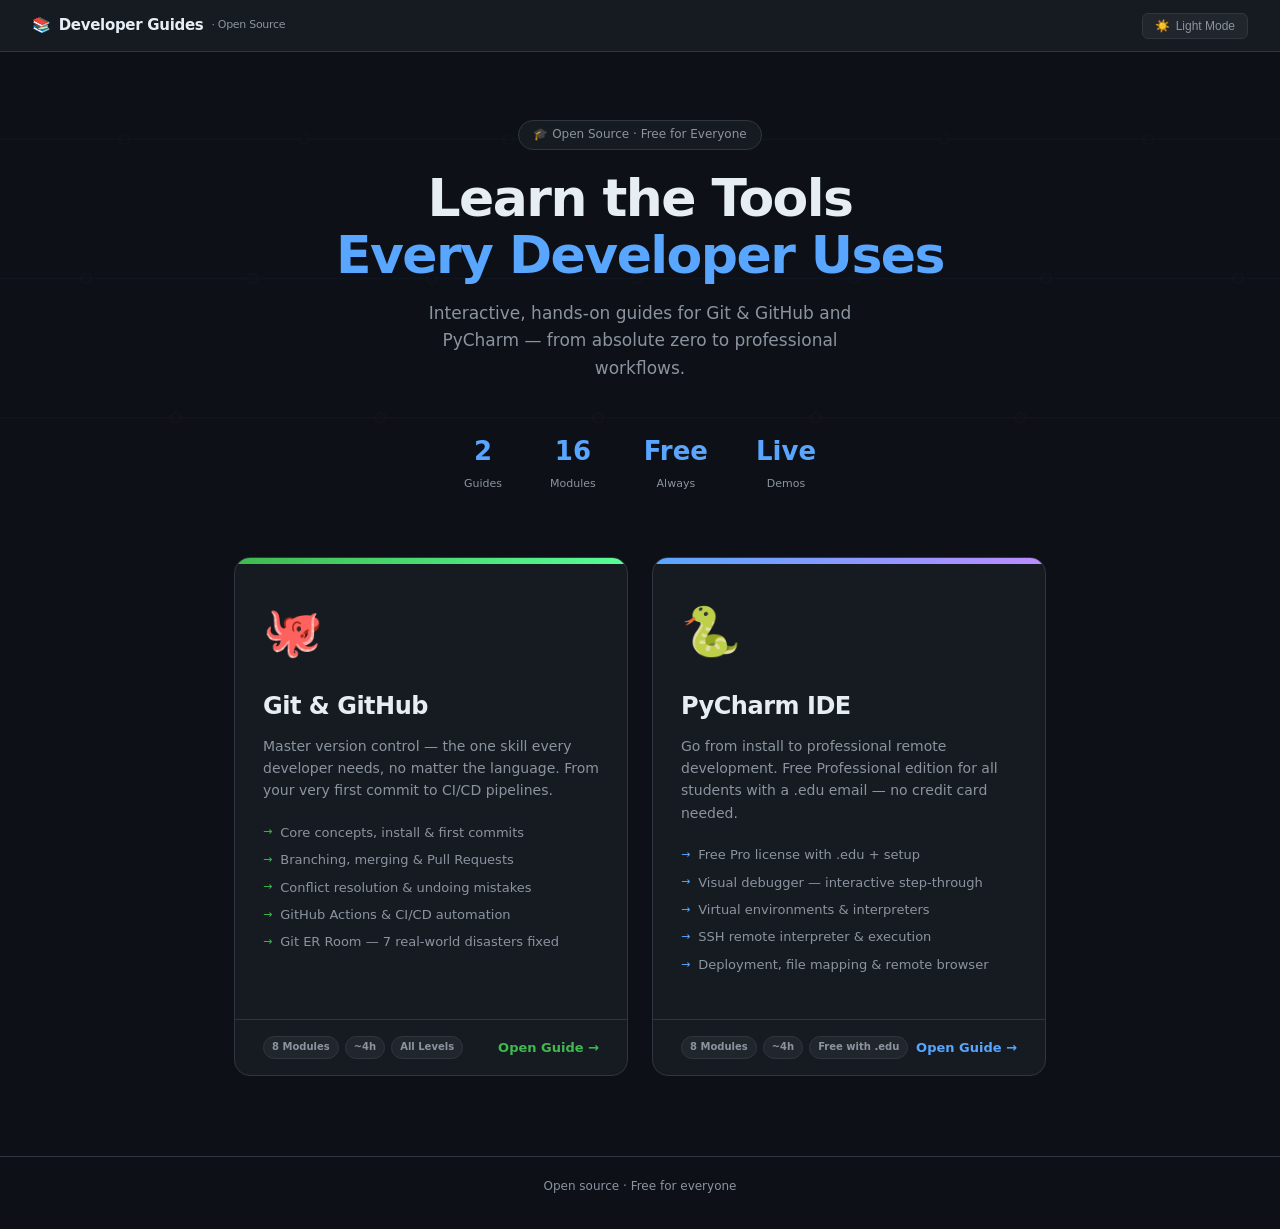
<file: index.html>
<!DOCTYPE html>
<html lang="en" data-theme="dark">
<head>
  <meta charset="UTF-8">
  <meta name="viewport" content="width=device-width, initial-scale=1.0">
  <title>Developer Guides</title>
  <link rel="stylesheet" href="css/style.css">
  <style>
    body { flex-direction: column; align-items: center; justify-content: flex-start; }

    /* ── NAV BAR ── */
    #top-bar {
      position: fixed; top: 0; left: 0; right: 0; height: 52px;
      background: var(--surface); border-bottom: 1px solid var(--border);
      display: flex; align-items: center; padding: 0 32px;
      justify-content: space-between; z-index: 300;
    }
    .bar-logo { font-size: 15px; font-weight: 800; letter-spacing: -.02em;
      display: flex; align-items: center; gap: 8px; }
    .bar-logo .bl-sub { font-size: 11px; font-weight: 400; color: var(--text-muted); }
    .theme-btn-sm { display: flex; align-items: center; gap: 6px;
      background: var(--surface2); border: 1px solid var(--border); border-radius: 6px;
      padding: 5px 12px; color: var(--text-muted); cursor: pointer;
      font-size: 12px; transition: all .15s; }
    .theme-btn-sm:hover { border-color: var(--accent); color: var(--text); }

    /* ── HERO ── */
    .lp-hero {
      width: 100%; text-align: center; padding: 120px 24px 64px;
      position: relative; overflow: hidden;
    }
    #heroCanvas { position: absolute; inset: 0; width: 100%; height: 100%;
      opacity: .15; pointer-events: none; }
    .lp-hero .inner { position: relative; z-index: 1; max-width: 640px; margin: 0 auto; }
    .lp-pill { display: inline-flex; align-items: center; gap: 6px;
      background: var(--surface); border: 1px solid var(--border); border-radius: 20px;
      padding: 4px 14px; font-size: 12px; color: var(--text-muted); margin-bottom: 20px; }
    .lp-hero h1 { font-size: 52px; font-weight: 800; letter-spacing: -.03em;
      line-height: 1.1; margin-bottom: 16px; }
    .lp-hero h1 .ac { color: var(--accent); }
    .lp-hero .sub { font-size: 17px; color: var(--text-muted);
      max-width: 480px; margin: 0 auto 48px; line-height: 1.6; }

    /* ── GUIDE CARDS ── */
    .guide-cards {
      display: grid; grid-template-columns: 1fr 1fr;
      gap: 24px; max-width: 860px; width: 100%;
      padding: 0 24px 80px; margin: 0 auto;
    }
    .guide-card {
      background: var(--surface); border: 1px solid var(--border);
      border-radius: 16px; overflow: hidden; cursor: pointer;
      transition: transform .2s, box-shadow .2s, border-color .2s;
      display: flex; flex-direction: column; text-decoration: none; color: inherit;
    }
    .guide-card:hover {
      transform: translateY(-6px);
      box-shadow: 0 12px 40px rgba(0,0,0,.3);
    }
    .guide-card.git:hover { border-color: var(--green);
      box-shadow: 0 12px 40px rgba(63,185,80,.15); }
    .guide-card.py:hover { border-color: var(--accent);
      box-shadow: 0 12px 40px rgba(88,166,255,.15); }

    .gc-stripe { height: 6px; width: 100%; }
    .guide-card.git .gc-stripe { background: linear-gradient(90deg, var(--green), #57ff99); }
    .guide-card.py  .gc-stripe { background: linear-gradient(90deg, var(--accent), var(--purple)); }

    .gc-body { padding: 28px 28px 20px; flex: 1; }
    .gc-icon { font-size: 48px; margin-bottom: 16px; display: block; }
    .gc-title { font-size: 24px; font-weight: 800; letter-spacing: -.02em; margin-bottom: 8px; }
    .gc-desc { font-size: 14px; color: var(--text-muted); line-height: 1.6; margin-bottom: 20px; }

    .gc-modules { display: flex; flex-direction: column; gap: 6px; margin-bottom: 24px; }
    .gc-mod { display: flex; align-items: center; gap: 8px; font-size: 13px; color: var(--text-muted); }
    .gc-mod::before { content: '→'; color: var(--accent); font-size: 11px; flex-shrink: 0; }
    .guide-card.git .gc-mod::before { color: var(--green); }

    .gc-footer { padding: 16px 28px; border-top: 1px solid var(--border);
      display: flex; align-items: center; justify-content: space-between; }
    .gc-tags { display: flex; gap: 6px; flex-wrap: wrap; }
    .gc-tag { font-size: 10px; font-weight: 700; padding: 2px 8px; border-radius: 20px;
      background: var(--surface2); border: 1px solid var(--border); color: var(--text-muted); }
    .gc-cta { font-size: 13px; font-weight: 700; display: flex; align-items: center; gap: 4px; }
    .guide-card.git .gc-cta { color: var(--green); }
    .guide-card.py  .gc-cta { color: var(--accent); }

    /* ── STATS ROW ── */
    .lp-stats { display: flex; justify-content: center; gap: 48px; margin-bottom: 0; }
    .lp-stats .stat .n { font-size: 26px; font-weight: 800; color: var(--accent); }
    .lp-stats .stat .l { font-size: 11px; color: var(--text-muted); margin-top: 2px; text-align: center; }

    /* ── FOOTER ── */
    .lp-footer { width: 100%; text-align: center; padding: 20px 24px 32px;
      font-size: 12px; color: var(--text-muted); border-top: 1px solid var(--border); }

    @media (max-width: 680px) {
      .guide-cards { grid-template-columns: 1fr; }
      .lp-hero h1 { font-size: 34px; }
      .lp-stats { gap: 24px; }
    }
  </style>
</head>
<body>

<!-- ── TOP BAR ── -->
<div id="top-bar">
  <div class="bar-logo">
    📚 <span>Developer Guides</span>
    <span class="bl-sub">· Open Source</span>
  </div>
  <button class="theme-btn-sm" onclick="toggleTheme()">
    <span id="themeIcon">☀️</span>
    <span id="themeLabel">Light Mode</span>
  </button>
</div>

<!-- ── HERO ── -->
<div class="lp-hero">
  <canvas id="heroCanvas"></canvas>
  <div class="inner">
    <div class="lp-pill">🎓 Open Source · Free for Everyone</div>
    <h1>Learn the Tools<br><span class="ac">Every Developer Uses</span></h1>
    <p class="sub">Interactive, hands-on guides for Git &amp; GitHub and PyCharm — from absolute zero to professional workflows.</p>
    <div class="lp-stats">
      <div class="stat"><div class="n">2</div><div class="l">Guides</div></div>
      <div class="stat"><div class="n">16</div><div class="l">Modules</div></div>
      <div class="stat"><div class="n">Free</div><div class="l">Always</div></div>
      <div class="stat"><div class="n">Live</div><div class="l">Demos</div></div>
    </div>
  </div>
</div>

<!-- ── GUIDE CARDS ── -->
<div class="guide-cards">

  <a class="guide-card git" href="github-guide/">
    <div class="gc-stripe"></div>
    <div class="gc-body">
      <span class="gc-icon">🐙</span>
      <div class="gc-title">Git &amp; GitHub</div>
      <div class="gc-desc">Master version control — the one skill every developer needs, no matter the language. From your very first commit to CI/CD pipelines.</div>
      <div class="gc-modules">
        <div class="gc-mod">Core concepts, install &amp; first commits</div>
        <div class="gc-mod">Branching, merging &amp; Pull Requests</div>
        <div class="gc-mod">Conflict resolution &amp; undoing mistakes</div>
        <div class="gc-mod">GitHub Actions &amp; CI/CD automation</div>
        <div class="gc-mod">Git ER Room — 7 real-world disasters fixed</div>
      </div>
    </div>
    <div class="gc-footer">
      <div class="gc-tags">
        <span class="gc-tag">8 Modules</span>
        <span class="gc-tag">~4h</span>
        <span class="gc-tag">All Levels</span>
      </div>
      <div class="gc-cta">Open Guide →</div>
    </div>
  </a>

  <a class="guide-card py" href="pycharm-guide/">
    <div class="gc-stripe"></div>
    <div class="gc-body">
      <span class="gc-icon">🐍</span>
      <div class="gc-title">PyCharm IDE</div>
      <div class="gc-desc">Go from install to professional remote development. Free Professional edition for all students with a .edu email — no credit card needed.</div>
      <div class="gc-modules">
        <div class="gc-mod">Free Pro license with .edu + setup</div>
        <div class="gc-mod">Visual debugger — interactive step-through</div>
        <div class="gc-mod">Virtual environments &amp; interpreters</div>
        <div class="gc-mod">SSH remote interpreter &amp; execution</div>
        <div class="gc-mod">Deployment, file mapping &amp; remote browser</div>
      </div>
    </div>
    <div class="gc-footer">
      <div class="gc-tags">
        <span class="gc-tag">8 Modules</span>
        <span class="gc-tag">~4h</span>
        <span class="gc-tag">Free with .edu</span>
      </div>
      <div class="gc-cta">Open Guide →</div>
    </div>
  </a>

</div>

<div class="lp-footer">
  Open source · Free for everyone
</div>

<script>
function toggleTheme() {
  const html = document.documentElement;
  const isDark = html.getAttribute('data-theme') === 'dark';
  html.setAttribute('data-theme', isDark ? 'light' : 'dark');
  document.getElementById('themeIcon').textContent = isDark ? '🌙' : '☀️';
  document.getElementById('themeLabel').textContent = isDark ? 'Dark Mode' : 'Light Mode';
  localStorage.setItem('theme', isDark ? 'light' : 'dark');
}

// ── HERO CANVAS ──
(function() {
  const canvas = document.getElementById('heroCanvas');
  if (!canvas) return;
  const ctx = canvas.getContext('2d');
  function resize() { canvas.width = canvas.offsetWidth; canvas.height = canvas.offsetHeight; }
  resize();
  window.addEventListener('resize', resize);
  const branches = [
    { y: 0.25, color: '#3fb950', commits: [0.08, 0.22, 0.38, 0.55, 0.72, 0.88] },
    { y: 0.50, color: '#58a6ff', commits: [0.05, 0.18, 0.32, 0.48, 0.65, 0.80, 0.95] },
    { y: 0.75, color: '#f0883e', commits: [0.12, 0.28, 0.45, 0.62, 0.78] },
  ];
  const merges = [{ from: 0, to: 1, atX: 0.38 }, { from: 2, to: 1, atX: 0.62 }];
  let offset = 0;
  function draw() {
    ctx.clearRect(0, 0, canvas.width, canvas.height);
    const isDark = document.documentElement.getAttribute('data-theme') !== 'light';
    ctx.globalAlpha = isDark ? 0.2 : 0.1;
    branches.forEach(b => {
      const y = canvas.height * b.y;
      ctx.beginPath(); ctx.moveTo(0, y); ctx.lineTo(canvas.width, y);
      ctx.strokeStyle = b.color; ctx.lineWidth = 1.5; ctx.stroke();
      b.commits.forEach(cx => {
        const x = ((cx + offset) % 1.05) * canvas.width;
        ctx.beginPath(); ctx.arc(x, y, 5, 0, Math.PI * 2);
        ctx.fillStyle = isDark ? '#0d1117' : '#ffffff'; ctx.fill();
        ctx.strokeStyle = b.color; ctx.lineWidth = 1.5; ctx.stroke();
      });
    });
    merges.forEach(m => {
      const x = ((m.atX + offset) % 1.05) * canvas.width;
      const y1 = canvas.height * branches[m.from].y;
      const y2 = canvas.height * branches[m.to].y;
      ctx.beginPath(); ctx.moveTo(x, y1); ctx.lineTo(x, y2);
      ctx.strokeStyle = '#30363d'; ctx.lineWidth = 1; ctx.setLineDash([3,3]); ctx.stroke();
      ctx.setLineDash([]);
    });
    offset = (offset + 0.0003) % 1;
    requestAnimationFrame(draw);
  }
  draw();
})();

// ── THEME INIT ──
document.addEventListener('DOMContentLoaded', () => {
  const saved = localStorage.getItem('theme') || 'dark';
  document.documentElement.setAttribute('data-theme', saved);
  if (saved === 'light') {
    document.getElementById('themeIcon').textContent = '🌙';
    document.getElementById('themeLabel').textContent = 'Dark Mode';
  }
});
</script>
</body>
</html>
</file>
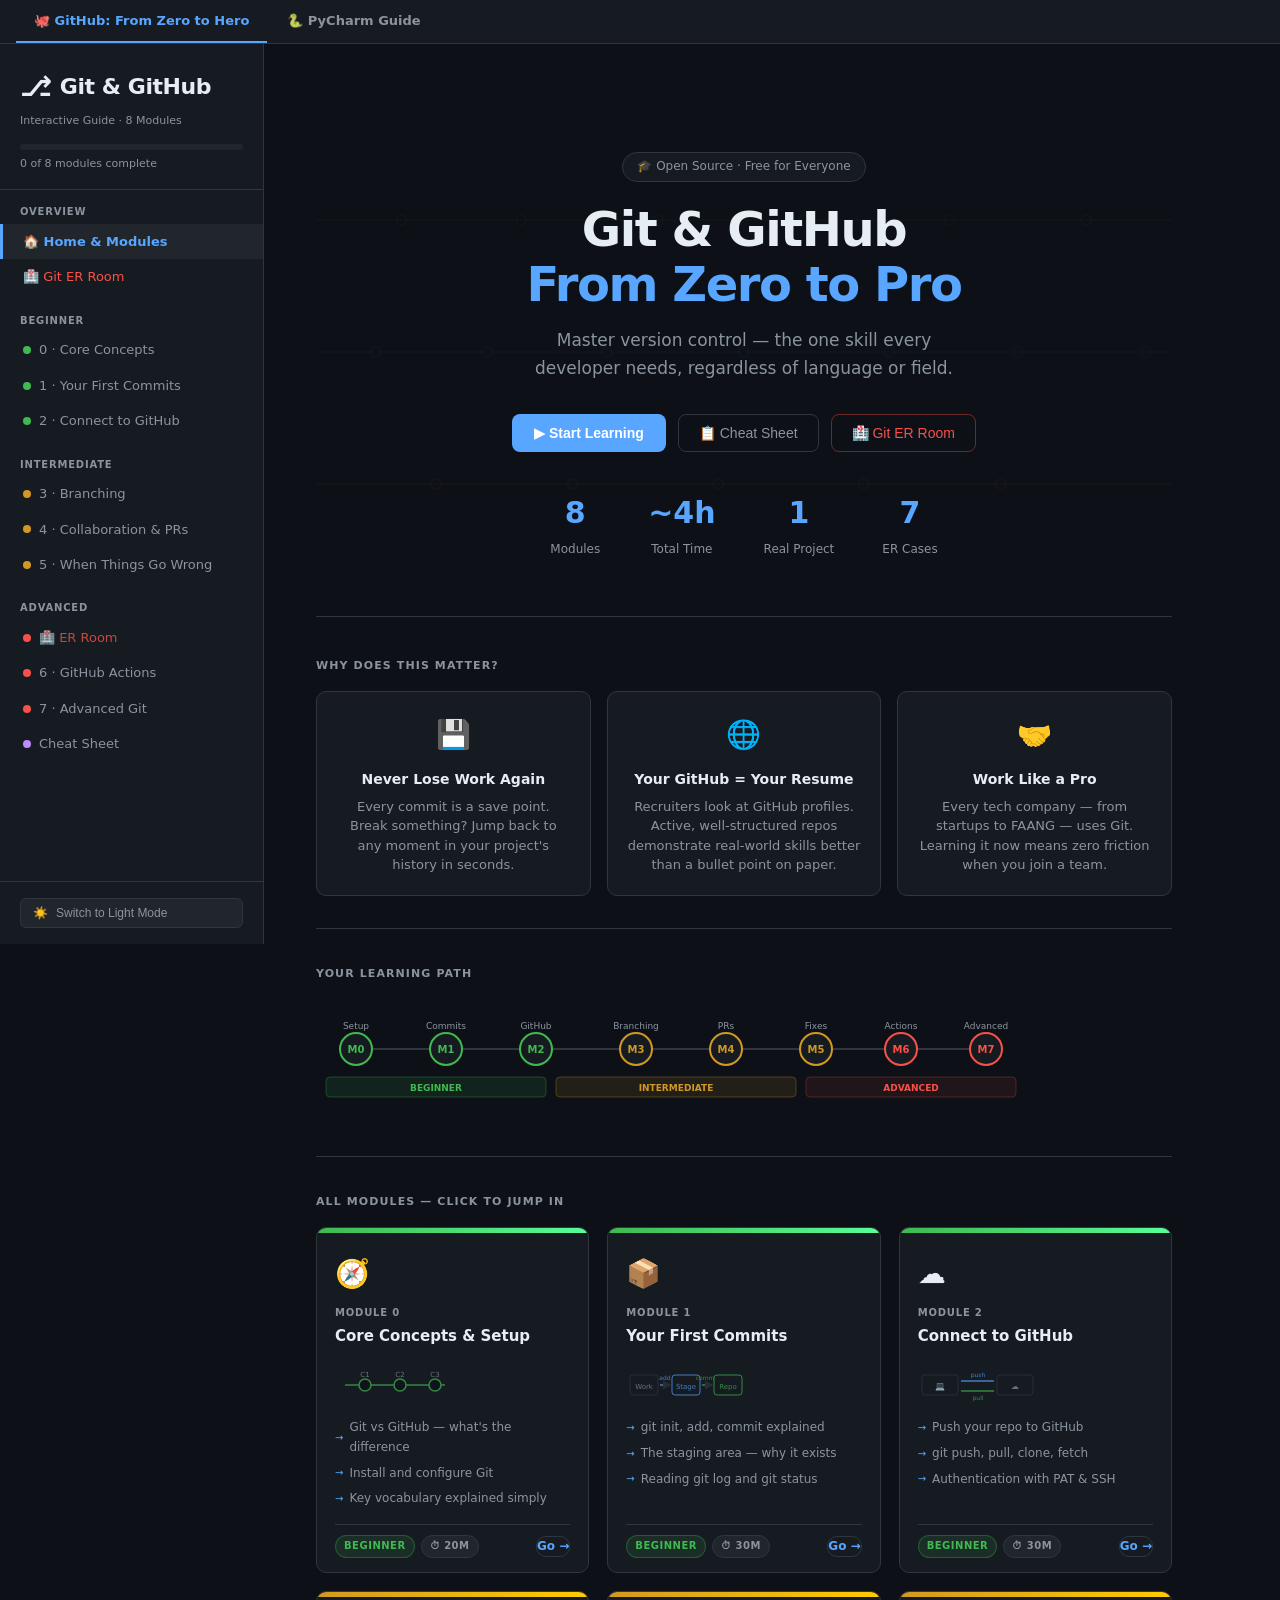
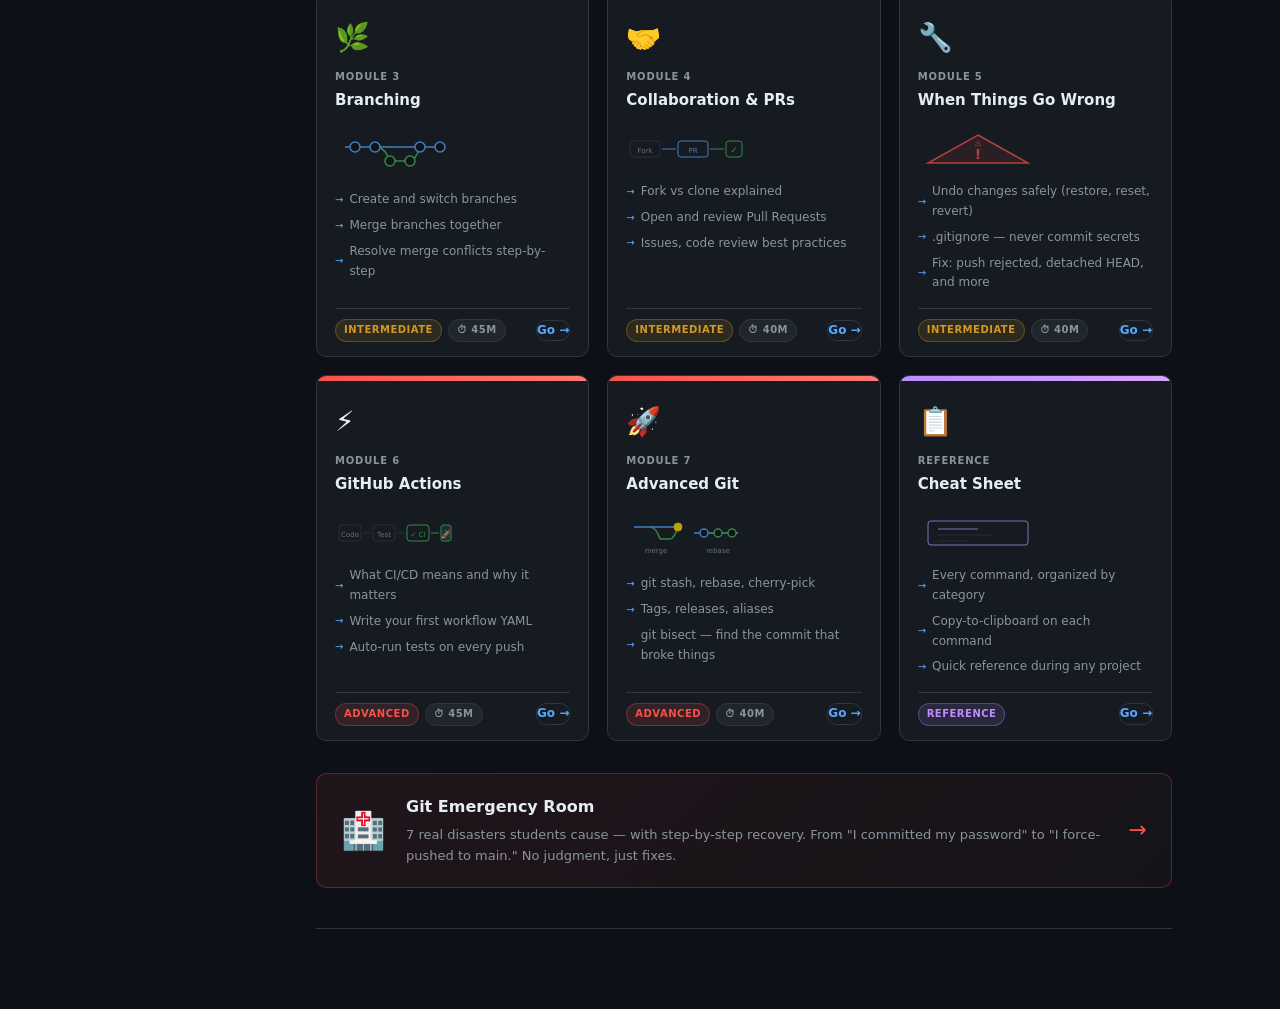
<file: github-guide/index.html>
<!DOCTYPE html>
<html lang="en" data-theme="dark">
<head>
  <meta charset="UTF-8">
  <meta name="viewport" content="width=device-width, initial-scale=1.0">
  <title>Git &amp; GitHub — From Zero to Pro</title>
  <link rel="stylesheet" href="../css/style.css">
</head>
<body>

<!-- ════════════════ TOP TAB BAR ════════════════ -->
<div id="top-tabs">
  <div class="top-tab active" data-tab="git" onclick="window.location.href='./'">
    🐙 GitHub: From Zero to Hero
  </div>
  <div class="top-tab" data-tab="pycharm" onclick="window.location.href='../pycharm-guide/'">
    🐍 PyCharm Guide
  </div>
</div>

<button class="hamburger" onclick="toggleSidebar()">☰</button>

<!-- ════════════════ SIDEBAR ════════════════ -->
<nav id="sidebar">
  <div class="sb-head">
    <div class="sb-logo"><span>⎇</span> Git &amp; GitHub</div>
    <div class="sb-sub">Interactive Guide · 8 Modules</div>
    <div class="prog-wrap"><div class="prog-bar" id="progressBar"></div></div>
    <div class="prog-label" id="progressLabel">0 of 8 modules complete</div>
  </div>

  <div class="nav-group">
    <div class="nav-group-title">Overview</div>
    <div class="nav-item" data-target="landing">🏠 Home &amp; Modules</div>
    <div class="nav-item" data-target="er" style="color:var(--red)">🏥 Git ER Room</div>
  </div>
  <div class="nav-group">
    <div class="nav-group-title">Beginner</div>
    <div class="nav-item" data-target="m0"><span class="dot b"></span>0 · Core Concepts<span class="check">✓</span></div>
    <div class="nav-item" data-target="m1"><span class="dot b"></span>1 · Your First Commits<span class="check">✓</span></div>
    <div class="nav-item" data-target="m2"><span class="dot b"></span>2 · Connect to GitHub<span class="check">✓</span></div>
  </div>
  <div class="nav-group">
    <div class="nav-group-title">Intermediate</div>
    <div class="nav-item" data-target="m3"><span class="dot i"></span>3 · Branching<span class="check">✓</span></div>
    <div class="nav-item" data-target="m4"><span class="dot i"></span>4 · Collaboration &amp; PRs<span class="check">✓</span></div>
    <div class="nav-item" data-target="m5"><span class="dot i"></span>5 · When Things Go Wrong<span class="check">✓</span></div>
  </div>
  <div class="nav-group">
    <div class="nav-group-title">Advanced</div>
    <div class="nav-item" data-target="er" style="color:rgba(248,81,73,.8)"><span class="dot a"></span>🏥 ER Room</div>
    <div class="nav-item" data-target="m6"><span class="dot a"></span>6 · GitHub Actions<span class="check">✓</span></div>
    <div class="nav-item" data-target="m7"><span class="dot a"></span>7 · Advanced Git<span class="check">✓</span></div>
    <div class="nav-item" data-target="cs"><span class="dot r"></span>Cheat Sheet<span class="check">✓</span></div>
  </div>

  <div class="sb-foot">
    <button class="theme-btn" onclick="toggleTheme()">
      <span id="themeIcon">☀️</span>
      <span id="themeLabel">Switch to Light Mode</span>
    </button>
  </div>
</nav>

<!-- ════════════════ MAIN ════════════════ -->
<main id="main">

<!-- ════════ LANDING PAGE ════════ -->
<section id="landing" class="page-view active">

<!-- HERO -->
<div class="landing-hero">
  <canvas id="heroCanvas"></canvas>
  <div class="inner">
    <div class="hero-pill">🎓 Open Source · Free for Everyone</div>
    <h1>Git &amp; GitHub<br><span class="ac">From Zero to Pro</span></h1>
    <p class="sub">Master version control — the one skill every developer needs, regardless of language or field.</p>
    <div class="hero-btns">
      <button class="btn-primary" onclick="scrollToId('m0')">▶ Start Learning</button>
      <button class="btn-ghost" onclick="scrollToId('cs')">📋 Cheat Sheet</button>
      <button class="btn-ghost" onclick="scrollToId('er')" style="border-color:rgba(248,81,73,.4);color:var(--red)">🏥 Git ER Room</button>
    </div>
    <div class="hero-stats">
      <div class="stat"><div class="n">8</div><div class="l">Modules</div></div>
      <div class="stat"><div class="n">~4h</div><div class="l">Total Time</div></div>
      <div class="stat"><div class="n">1</div><div class="l">Real Project</div></div>
      <div class="stat"><div class="n">7</div><div class="l">ER Cases</div></div>
    </div>
  </div>
</div>

<!-- WHY GIT -->
<div class="why-section">
  <div class="section-label">Why does this matter?</div>
  <div class="why-cards">
    <div class="why-card">
      <div class="wc-icon">💾</div>
      <h4>Never Lose Work Again</h4>
      <p>Every commit is a save point. Break something? Jump back to any moment in your project's history in seconds.</p>
    </div>
    <div class="why-card">
      <div class="wc-icon">🌐</div>
      <h4>Your GitHub = Your Resume</h4>
      <p>Recruiters look at GitHub profiles. Active, well-structured repos demonstrate real-world skills better than a bullet point on paper.</p>
    </div>
    <div class="why-card">
      <div class="wc-icon">🤝</div>
      <h4>Work Like a Pro</h4>
      <p>Every tech company — from startups to FAANG — uses Git. Learning it now means zero friction when you join a team.</p>
    </div>
  </div>
</div>

<!-- LEARNING PATH -->
<div class="path-section">
  <div class="section-label">Your Learning Path</div>
  <div class="path-svg-wrap">
    <svg viewBox="0 0 720 100" width="720" height="100" style="max-width:100%">
      <defs>
        <marker id="ph" markerWidth="6" markerHeight="6" refX="5" refY="3" orient="auto">
          <path d="M0,0 L6,3 L0,6 Z" fill="#30363d"/>
        </marker>
      </defs>
      <!-- Connecting line -->
      <line x1="40" y1="42" x2="680" y2="42" stroke="#30363d" stroke-width="2" marker-end="url(#ph)"/>
      <!-- Beginner zone -->
      <rect x="10" y="70" width="220" height="20" rx="4" fill="rgba(63,185,80,.1)" stroke="rgba(63,185,80,.3)" stroke-width="1"/>
      <text x="120" y="84" text-anchor="middle" fill="#3fb950" font-size="9" font-weight="700">BEGINNER</text>
      <!-- Intermediate zone -->
      <rect x="240" y="70" width="240" height="20" rx="4" fill="rgba(210,153,34,.1)" stroke="rgba(210,153,34,.3)" stroke-width="1"/>
      <text x="360" y="84" text-anchor="middle" fill="#d29922" font-size="9" font-weight="700">INTERMEDIATE</text>
      <!-- Advanced zone -->
      <rect x="490" y="70" width="210" height="20" rx="4" fill="rgba(248,81,73,.08)" stroke="rgba(248,81,73,.25)" stroke-width="1"/>
      <text x="595" y="84" text-anchor="middle" fill="#f85149" font-size="9" font-weight="700">ADVANCED</text>
      <!-- Module stops -->
      <circle cx="40"  cy="42" r="16" fill="#161b22" stroke="#3fb950" stroke-width="2" style="cursor:pointer" onclick="scrollToId('m0')"/>
      <text x="40"  y="46" text-anchor="middle" fill="#3fb950" font-size="10" font-weight="700" style="cursor:pointer" onclick="scrollToId('m0')">M0</text>
      <text x="40"  y="22" text-anchor="middle" fill="#8b949e" font-size="9">Setup</text>

      <circle cx="130" cy="42" r="16" fill="#161b22" stroke="#3fb950" stroke-width="2" style="cursor:pointer" onclick="scrollToId('m1')"/>
      <text x="130" y="46" text-anchor="middle" fill="#3fb950" font-size="10" font-weight="700" style="cursor:pointer" onclick="scrollToId('m1')">M1</text>
      <text x="130" y="22" text-anchor="middle" fill="#8b949e" font-size="9">Commits</text>

      <circle cx="220" cy="42" r="16" fill="#161b22" stroke="#3fb950" stroke-width="2" style="cursor:pointer" onclick="scrollToId('m2')"/>
      <text x="220" y="46" text-anchor="middle" fill="#3fb950" font-size="10" font-weight="700" style="cursor:pointer" onclick="scrollToId('m2')">M2</text>
      <text x="220" y="22" text-anchor="middle" fill="#8b949e" font-size="9">GitHub</text>

      <circle cx="320" cy="42" r="16" fill="#161b22" stroke="#d29922" stroke-width="2" style="cursor:pointer" onclick="scrollToId('m3')"/>
      <text x="320" y="46" text-anchor="middle" fill="#d29922" font-size="10" font-weight="700" style="cursor:pointer" onclick="scrollToId('m3')">M3</text>
      <text x="320" y="22" text-anchor="middle" fill="#8b949e" font-size="9">Branching</text>

      <circle cx="410" cy="42" r="16" fill="#161b22" stroke="#d29922" stroke-width="2" style="cursor:pointer" onclick="scrollToId('m4')"/>
      <text x="410" y="46" text-anchor="middle" fill="#d29922" font-size="10" font-weight="700" style="cursor:pointer" onclick="scrollToId('m4')">M4</text>
      <text x="410" y="22" text-anchor="middle" fill="#8b949e" font-size="9">PRs</text>

      <circle cx="500" cy="42" r="16" fill="#161b22" stroke="#d29922" stroke-width="2" style="cursor:pointer" onclick="scrollToId('m5')"/>
      <text x="500" y="46" text-anchor="middle" fill="#d29922" font-size="10" font-weight="700" style="cursor:pointer" onclick="scrollToId('m5')">M5</text>
      <text x="500" y="22" text-anchor="middle" fill="#8b949e" font-size="9">Fixes</text>

      <circle cx="585" cy="42" r="16" fill="#161b22" stroke="#f85149" stroke-width="2" style="cursor:pointer" onclick="scrollToId('m6')"/>
      <text x="585" y="46" text-anchor="middle" fill="#f85149" font-size="10" font-weight="700" style="cursor:pointer" onclick="scrollToId('m6')">M6</text>
      <text x="585" y="22" text-anchor="middle" fill="#8b949e" font-size="9">Actions</text>

      <circle cx="670" cy="42" r="16" fill="#161b22" stroke="#f85149" stroke-width="2" style="cursor:pointer" onclick="scrollToId('m7')"/>
      <text x="670" y="46" text-anchor="middle" fill="#f85149" font-size="10" font-weight="700" style="cursor:pointer" onclick="scrollToId('m7')">M7</text>
      <text x="670" y="22" text-anchor="middle" fill="#8b949e" font-size="9">Advanced</text>
    </svg>
  </div>
</div>

<!-- MODULE CARDS -->
<div class="cards-section">
  <div class="section-label">All Modules — Click to Jump In</div>
  <div class="mod-cards-grid">

    <div class="mod-card" onclick="scrollToId('m0')">
      <div class="mod-card-top b"></div>
      <div class="mod-card-body">
        <div class="mod-card-icon">🧭</div>
        <div class="mod-card-num">Module 0</div>
        <h3>Core Concepts &amp; Setup</h3>
        <svg class="mod-card-mini" viewBox="0 0 120 36" width="120" height="36">
          <line x1="10" y1="18" x2="110" y2="18" stroke="#3fb950" stroke-width="1.5"/>
          <circle cx="30" cy="18" r="6" fill="#0d1117" stroke="#3fb950" stroke-width="1.5"/>
          <circle cx="65" cy="18" r="6" fill="#0d1117" stroke="#3fb950" stroke-width="1.5"/>
          <circle cx="100" cy="18" r="6" fill="#0d1117" stroke="#3fb950" stroke-width="1.5"/>
          <text x="30" y="10" text-anchor="middle" fill="#8b949e" font-size="7">C1</text>
          <text x="65" y="10" text-anchor="middle" fill="#8b949e" font-size="7">C2</text>
          <text x="100" y="10" text-anchor="middle" fill="#8b949e" font-size="7">C3</text>
        </svg>
        <ul class="mod-card-preview">
          <li>Git vs GitHub — what's the difference</li>
          <li>Install and configure Git</li>
          <li>Key vocabulary explained simply</li>
        </ul>
        <div class="mod-card-footer">
          <div class="mod-card-badges"><span class="badge b">Beginner</span><span class="badge t">⏱ 20m</span></div>
          <span class="mod-card go">Go →</span>
        </div>
      </div>
    </div>

    <div class="mod-card" onclick="scrollToId('m1')">
      <div class="mod-card-top b"></div>
      <div class="mod-card-body">
        <div class="mod-card-icon">📦</div>
        <div class="mod-card-num">Module 1</div>
        <h3>Your First Commits</h3>
        <svg class="mod-card-mini" viewBox="0 0 120 36" width="120" height="36">
          <rect x="4" y="8" width="28" height="20" rx="3" fill="#161b22" stroke="#30363d" stroke-width="1"/>
          <text x="18" y="22" text-anchor="middle" fill="#8b949e" font-size="7">Work</text>
          <line x1="34" y1="18" x2="44" y2="18" stroke="#58a6ff" stroke-width="1.5" marker-end="url(#ph)"/>
          <text x="39" y="13" text-anchor="middle" fill="#58a6ff" font-size="6">add</text>
          <rect x="46" y="8" width="28" height="20" rx="3" fill="#161b22" stroke="#58a6ff" stroke-width="1"/>
          <text x="60" y="22" text-anchor="middle" fill="#58a6ff" font-size="7">Stage</text>
          <line x1="76" y1="18" x2="86" y2="18" stroke="#3fb950" stroke-width="1.5" marker-end="url(#ph)"/>
          <text x="81" y="13" text-anchor="middle" fill="#3fb950" font-size="6">commit</text>
          <rect x="88" y="8" width="28" height="20" rx="3" fill="#161b22" stroke="#3fb950" stroke-width="1"/>
          <text x="102" y="22" text-anchor="middle" fill="#3fb950" font-size="7">Repo</text>
        </svg>
        <ul class="mod-card-preview">
          <li>git init, add, commit explained</li>
          <li>The staging area — why it exists</li>
          <li>Reading git log and git status</li>
        </ul>
        <div class="mod-card-footer">
          <div class="mod-card-badges"><span class="badge b">Beginner</span><span class="badge t">⏱ 30m</span></div>
          <span class="mod-card go">Go →</span>
        </div>
      </div>
    </div>

    <div class="mod-card" onclick="scrollToId('m2')">
      <div class="mod-card-top b"></div>
      <div class="mod-card-body">
        <div class="mod-card-icon">☁️</div>
        <div class="mod-card-num">Module 2</div>
        <h3>Connect to GitHub</h3>
        <svg class="mod-card-mini" viewBox="0 0 120 36" width="120" height="36">
          <rect x="4" y="8" width="36" height="20" rx="3" fill="#161b22" stroke="#30363d" stroke-width="1"/>
          <text x="22" y="22" text-anchor="middle" fill="#8b949e" font-size="8">💻</text>
          <line x1="43" y1="14" x2="76" y2="14" stroke="#58a6ff" stroke-width="1.5"/>
          <text x="60" y="10" text-anchor="middle" fill="#58a6ff" font-size="6">push</text>
          <line x1="76" y1="24" x2="43" y2="24" stroke="#3fb950" stroke-width="1.5"/>
          <text x="60" y="33" text-anchor="middle" fill="#3fb950" font-size="6">pull</text>
          <rect x="79" y="8" width="36" height="20" rx="3" fill="#161b22" stroke="#30363d" stroke-width="1"/>
          <text x="97" y="22" text-anchor="middle" fill="#8b949e" font-size="8">☁️</text>
        </svg>
        <ul class="mod-card-preview">
          <li>Push your repo to GitHub</li>
          <li>git push, pull, clone, fetch</li>
          <li>Authentication with PAT &amp; SSH</li>
        </ul>
        <div class="mod-card-footer">
          <div class="mod-card-badges"><span class="badge b">Beginner</span><span class="badge t">⏱ 30m</span></div>
          <span class="mod-card go">Go →</span>
        </div>
      </div>
    </div>

    <div class="mod-card" onclick="scrollToId('m3')">
      <div class="mod-card-top i"></div>
      <div class="mod-card-body">
        <div class="mod-card-icon">🌿</div>
        <div class="mod-card-num">Module 3</div>
        <h3>Branching</h3>
        <svg class="mod-card-mini" viewBox="0 0 120 44" width="120" height="44">
          <line x1="10" y1="16" x2="110" y2="16" stroke="#58a6ff" stroke-width="1.5"/>
          <path d="M40,16 Q50,16 55,30" stroke="#3fb950" stroke-width="1.5" fill="none"/>
          <line x1="55" y1="30" x2="75" y2="30" stroke="#3fb950" stroke-width="1.5"/>
          <path d="M75,30 Q80,30 85,16" stroke="#3fb950" stroke-width="1.5" fill="none"/>
          <circle cx="20" cy="16" r="5" fill="#0d1117" stroke="#58a6ff" stroke-width="1.5"/>
          <circle cx="40" cy="16" r="5" fill="#0d1117" stroke="#58a6ff" stroke-width="1.5"/>
          <circle cx="55" cy="30" r="5" fill="#0d1117" stroke="#3fb950" stroke-width="1.5"/>
          <circle cx="75" cy="30" r="5" fill="#0d1117" stroke="#3fb950" stroke-width="1.5"/>
          <circle cx="85" cy="16" r="5" fill="#0d1117" stroke="#58a6ff" stroke-width="1.5"/>
          <circle cx="105" cy="16" r="5" fill="#0d1117" stroke="#58a6ff" stroke-width="1.5"/>
        </svg>
        <ul class="mod-card-preview">
          <li>Create and switch branches</li>
          <li>Merge branches together</li>
          <li>Resolve merge conflicts step-by-step</li>
        </ul>
        <div class="mod-card-footer">
          <div class="mod-card-badges"><span class="badge i">Intermediate</span><span class="badge t">⏱ 45m</span></div>
          <span class="mod-card go">Go →</span>
        </div>
      </div>
    </div>

    <div class="mod-card" onclick="scrollToId('m4')">
      <div class="mod-card-top i"></div>
      <div class="mod-card-body">
        <div class="mod-card-icon">🤝</div>
        <div class="mod-card-num">Module 4</div>
        <h3>Collaboration &amp; PRs</h3>
        <svg class="mod-card-mini" viewBox="0 0 120 36" width="120" height="36">
          <rect x="4" y="10" width="30" height="16" rx="3" fill="#161b22" stroke="#30363d" stroke-width="1"/>
          <text x="19" y="22" text-anchor="middle" fill="#8b949e" font-size="7">Fork</text>
          <line x1="36" y1="18" x2="50" y2="18" stroke="#58a6ff" stroke-width="1"/>
          <rect x="52" y="10" width="30" height="16" rx="3" fill="#161b22" stroke="#58a6ff" stroke-width="1"/>
          <text x="67" y="22" text-anchor="middle" fill="#58a6ff" font-size="7">PR</text>
          <line x1="84" y1="18" x2="98" y2="18" stroke="#3fb950" stroke-width="1"/>
          <rect x="100" y="10" width="16" height="16" rx="3" fill="#161b22" stroke="#3fb950" stroke-width="1"/>
          <text x="108" y="22" text-anchor="middle" fill="#3fb950" font-size="9">✓</text>
        </svg>
        <ul class="mod-card-preview">
          <li>Fork vs clone explained</li>
          <li>Open and review Pull Requests</li>
          <li>Issues, code review best practices</li>
        </ul>
        <div class="mod-card-footer">
          <div class="mod-card-badges"><span class="badge i">Intermediate</span><span class="badge t">⏱ 40m</span></div>
          <span class="mod-card go">Go →</span>
        </div>
      </div>
    </div>

    <div class="mod-card" onclick="scrollToId('m5')">
      <div class="mod-card-top i"></div>
      <div class="mod-card-body">
        <div class="mod-card-icon">🔧</div>
        <div class="mod-card-num">Module 5</div>
        <h3>When Things Go Wrong</h3>
        <svg class="mod-card-mini" viewBox="0 0 120 36" width="120" height="36">
          <polygon points="60,4 110,32 10,32" fill="rgba(248,81,73,.12)" stroke="#f85149" stroke-width="1.5"/>
          <text x="60" y="28" text-anchor="middle" fill="#f85149" font-size="14" font-weight="700">!</text>
          <text x="60" y="15" text-anchor="middle" fill="#f85149" font-size="8" font-weight="700">⚠</text>
        </svg>
        <ul class="mod-card-preview">
          <li>Undo changes safely (restore, reset, revert)</li>
          <li>.gitignore — never commit secrets</li>
          <li>Fix: push rejected, detached HEAD, and more</li>
        </ul>
        <div class="mod-card-footer">
          <div class="mod-card-badges"><span class="badge i">Intermediate</span><span class="badge t">⏱ 40m</span></div>
          <span class="mod-card go">Go →</span>
        </div>
      </div>
    </div>

    <div class="mod-card" onclick="scrollToId('m6')">
      <div class="mod-card-top a"></div>
      <div class="mod-card-body">
        <div class="mod-card-icon">⚡</div>
        <div class="mod-card-num">Module 6</div>
        <h3>GitHub Actions</h3>
        <svg class="mod-card-mini" viewBox="0 0 120 36" width="120" height="36">
          <rect x="4" y="10" width="22" height="16" rx="3" fill="#161b22" stroke="#30363d" stroke-width="1"/>
          <text x="15" y="22" text-anchor="middle" fill="#8b949e" font-size="7">Code</text>
          <line x1="28" y1="18" x2="36" y2="18" stroke="#30363d" stroke-width="1"/>
          <rect x="38" y="10" width="22" height="16" rx="3" fill="#161b22" stroke="#30363d" stroke-width="1"/>
          <text x="49" y="22" text-anchor="middle" fill="#8b949e" font-size="7">Test</text>
          <line x1="62" y1="18" x2="70" y2="18" stroke="#30363d" stroke-width="1"/>
          <rect x="72" y="10" width="22" height="16" rx="3" fill="#161b22" stroke="#3fb950" stroke-width="1"/>
          <text x="83" y="22" text-anchor="middle" fill="#3fb950" font-size="7">✓ CI</text>
          <line x1="96" y1="18" x2="104" y2="18" stroke="#3fb950" stroke-width="1"/>
          <rect x="106" y="10" width="10" height="16" rx="2" fill="rgba(63,185,80,.2)" stroke="#3fb950" stroke-width="1"/>
          <text x="111" y="22" text-anchor="middle" fill="#3fb950" font-size="8">🚀</text>
        </svg>
        <ul class="mod-card-preview">
          <li>What CI/CD means and why it matters</li>
          <li>Write your first workflow YAML</li>
          <li>Auto-run tests on every push</li>
        </ul>
        <div class="mod-card-footer">
          <div class="mod-card-badges"><span class="badge a">Advanced</span><span class="badge t">⏱ 45m</span></div>
          <span class="mod-card go">Go →</span>
        </div>
      </div>
    </div>

    <div class="mod-card" onclick="scrollToId('m7')">
      <div class="mod-card-top a"></div>
      <div class="mod-card-body">
        <div class="mod-card-icon">🚀</div>
        <div class="mod-card-num">Module 7</div>
        <h3>Advanced Git</h3>
        <svg class="mod-card-mini" viewBox="0 0 120 44" width="120" height="44">
          <!-- merge side -->
          <line x1="8" y1="12" x2="52" y2="12" stroke="#58a6ff" stroke-width="1.5"/>
          <path d="M24,12 Q30,12 34,24" stroke="#3fb950" stroke-width="1.5" fill="none"/>
          <line x1="34" y1="24" x2="44" y2="24" stroke="#3fb950" stroke-width="1.5"/>
          <path d="M44,24 Q48,24 52,12" stroke="#3fb950" stroke-width="1.5" fill="none"/>
          <circle cx="52" cy="12" r="4" fill="#ffd700" stroke="#ffd700" stroke-width="1"/>
          <text x="30" y="38" text-anchor="middle" fill="#8b949e" font-size="7">merge</text>
          <!-- rebase side -->
          <line x1="68" y1="18" x2="112" y2="18" stroke="#58a6ff" stroke-width="1.5"/>
          <circle cx="78" cy="18" r="4" fill="#0d1117" stroke="#58a6ff" stroke-width="1.5"/>
          <circle cx="92" cy="18" r="4" fill="#0d1117" stroke="#3fb950" stroke-width="1.5"/>
          <circle cx="106" cy="18" r="4" fill="#0d1117" stroke="#3fb950" stroke-width="1.5"/>
          <text x="92" y="38" text-anchor="middle" fill="#8b949e" font-size="7">rebase</text>
        </svg>
        <ul class="mod-card-preview">
          <li>git stash, rebase, cherry-pick</li>
          <li>Tags, releases, aliases</li>
          <li>git bisect — find the commit that broke things</li>
        </ul>
        <div class="mod-card-footer">
          <div class="mod-card-badges"><span class="badge a">Advanced</span><span class="badge t">⏱ 40m</span></div>
          <span class="mod-card go">Go →</span>
        </div>
      </div>
    </div>

    <div class="mod-card" onclick="scrollToId('cs')">
      <div class="mod-card-top r"></div>
      <div class="mod-card-body">
        <div class="mod-card-icon">📋</div>
        <div class="mod-card-num">Reference</div>
        <h3>Cheat Sheet</h3>
        <svg class="mod-card-mini" viewBox="0 0 120 36" width="120" height="36">
          <rect x="10" y="6" width="100" height="24" rx="3" fill="#161b22" stroke="#bc8cff" stroke-width="1"/>
          <line x1="20" y1="14" x2="60" y2="14" stroke="#bc8cff" stroke-width="1"/>
          <line x1="20" y1="20" x2="75" y2="20" stroke="#30363d" stroke-width="1"/>
          <line x1="20" y1="26" x2="50" y2="26" stroke="#30363d" stroke-width="1"/>
        </svg>
        <ul class="mod-card-preview">
          <li>Every command, organized by category</li>
          <li>Copy-to-clipboard on each command</li>
          <li>Quick reference during any project</li>
        </ul>
        <div class="mod-card-footer">
          <div class="mod-card-badges"><span class="badge" style="background:rgba(188,140,255,.12);color:var(--purple);border:1px solid rgba(188,140,255,.3);">Reference</span></div>
          <span class="mod-card go">Go →</span>
        </div>
      </div>
    </div>

  </div><!-- end grid -->

  <!-- ER Room Teaser -->
  <div class="er-teaser" onclick="scrollToId('er')">
    <div class="er-teaser-icon">🏥</div>
    <div>
      <h3>Git Emergency Room</h3>
      <p>7 real disasters students cause — with step-by-step recovery. From "I committed my password" to "I force-pushed to main." No judgment, just fixes.</p>
    </div>
    <div class="er-go">→</div>
  </div>

</div><!-- end cards-section -->
</section><!-- end landing -->


<!-- ════════ MODULE 0 ════════ -->
<section class="module page-view" id="m0">
  <div class="mod-head">
    <div class="mod-icon">🧭</div>
    <div class="mod-meta">
      <div class="badges">
        <span class="badge b">Beginner</span>
        <span class="badge t">⏱ 20 min</span>
      </div>
      <h2>Module 0 · Core Concepts &amp; Setup</h2>
    </div>
  </div>

  <h3>The Problem Git Solves</h3>
  <div class="diagram-wrap">
    <div class="diagram-label">Before Git vs After Git — you've done the left side before</div>
    <div class="before-after">
      <div class="ba-panel before">
        <div class="ba-title">😰 Without Git</div>
        <div class="ba-files">
          <div>📁 my-essay/</div>
          <div class="fn-bad">├── essay_v1.docx</div>
          <div class="fn-bad">├── essay_v2_FINAL.docx</div>
          <div class="fn-bad">├── essay_v2_FINAL_real.docx</div>
          <div class="fn-bad">├── essay_SEND_THIS_ONE.docx</div>
          <div class="fn-bad">├── essay_NO_THIS_ONE.docx</div>
          <div class="fn-bad">└── essay_OK_THIS_IS_IT.docx</div>
        </div>
        <div class="ba-caption">Which file is the latest? Nobody knows.</div>
      </div>
      <div class="ba-panel after">
        <div class="ba-title">✅ With Git</div>
        <div class="ba-files">
          <div class="fn-ok">● a3f9c12  Fix conclusion paragraph  <span class="fn-dim">2h ago</span></div>
          <div class="fn-ok">● 2d3e4f8  Add citations section     <span class="fn-dim">yesterday</span></div>
          <div class="fn-ok">● 1a2b3c4  Write introduction        <span class="fn-dim">Mon</span></div>
          <div class="fn-ok">● 8c7d6e5  Outline structure         <span class="fn-dim">last week</span></div>
          <div>&nbsp;</div>
          <div class="fn-dim">Jump to any version instantly.</div>
        </div>
        <div class="ba-caption">One folder. Clean history. No guessing.</div>
      </div>
    </div>
  </div>

  <h3>What is Git?</h3>
  <div class="concept">
    <div class="ct">Analogy</div>
    Think of Git as <strong>save points in a video game</strong>. Every time you
    <em>commit</em>, you take a snapshot of your code. If something breaks, you can
    jump back to any save point instantly. Git stores all these snapshots locally on
    your machine — no internet needed.
  </div>

  <h3>Git vs GitHub — not the same thing</h3>
  <div class="graph-wrap">
    <svg width="500" height="120" viewBox="0 0 500 120">
      <defs>
        <marker id="arrowR" markerWidth="8" markerHeight="8" refX="7" refY="3" orient="auto">
          <path d="M0,0 L8,3 L0,6 Z" fill="#58a6ff"/>
        </marker>
        <marker id="arrowL" markerWidth="8" markerHeight="8" refX="1" refY="3" orient="auto">
          <path d="M8,0 L0,3 L8,6 Z" fill="#3fb950"/>
        </marker>
      </defs>
      <!-- Local box -->
      <rect x="10" y="20" width="170" height="80" rx="8" fill="#161b22" stroke="#30363d" stroke-width="1.5"/>
      <text x="95" y="48" text-anchor="middle" fill="#e6edf3" font-size="13" font-weight="bold">Your Computer</text>
      <text x="95" y="68" text-anchor="middle" fill="#58a6ff" font-size="11">git repository</text>
      <text x="95" y="86" text-anchor="middle" fill="#8b949e" font-size="10">(local — offline)</text>
      <!-- GitHub box -->
      <rect x="320" y="20" width="170" height="80" rx="8" fill="#161b22" stroke="#30363d" stroke-width="1.5"/>
      <text x="405" y="48" text-anchor="middle" fill="#e6edf3" font-size="13" font-weight="bold">GitHub</text>
      <text x="405" y="68" text-anchor="middle" fill="#3fb950" font-size="11">remote repository</text>
      <text x="405" y="86" text-anchor="middle" fill="#8b949e" font-size="10">(cloud — online)</text>
      <!-- Push arrow -->
      <line x1="185" y1="52" x2="315" y2="52" stroke="#58a6ff" stroke-width="1.5" marker-end="url(#arrowR)"/>
      <text x="250" y="44" text-anchor="middle" fill="#58a6ff" font-size="10">git push</text>
      <!-- Pull arrow -->
      <line x1="315" y1="72" x2="185" y2="72" stroke="#3fb950" stroke-width="1.5" marker-end="url(#arrowL)"/>
      <text x="250" y="88" text-anchor="middle" fill="#3fb950" font-size="10">git pull / clone</text>
    </svg>
  </div>

  <table class="tbl">
    <tr><th>Git</th><th>GitHub</th></tr>
    <tr><td>Software on your computer</td><td>A website (github.com)</td></tr>
    <tr><td>Tracks history of your files</td><td>Hosts your repos online</td></tr>
    <tr><td>Works 100% offline</td><td>Enables collaboration &amp; sharing</td></tr>
    <tr><td>Free, open-source tool</td><td>Free plan + paid tiers</td></tr>
  </table>

  <h3>Key Vocabulary</h3>
  <table class="tbl">
    <tr><th>Term</th><th>Plain English</th></tr>
    <tr><td>repository (repo)</td><td>A folder Git is tracking — contains your project + all its history</td></tr>
    <tr><td>commit</td><td>A saved snapshot of your project at one moment in time</td></tr>
    <tr><td>branch</td><td>A parallel version of your code — like a separate timeline</td></tr>
    <tr><td>merge</td><td>Combining two branches back together</td></tr>
    <tr><td>remote</td><td>A copy of your repo stored somewhere else (usually GitHub)</td></tr>
    <tr><td>clone</td><td>Download a remote repo to your computer for the first time</td></tr>
    <tr><td>fork</td><td>Copy someone else's repo into your own GitHub account</td></tr>
    <tr><td>pull request (PR)</td><td>A proposal to merge your changes into someone else's branch</td></tr>
    <tr><td>HEAD</td><td>A pointer to the commit you're currently on</td></tr>
  </table>

  <h3>Install &amp; Configure Git</h3>

  <div class="steps">
    <div class="step">
      <div class="sn">1</div>
      <div class="sb">
        <strong>Install Git</strong>
        <div class="code-wrap">
          <div class="code-label">macOS (Terminal)</div>
          <pre><button class="copy-btn" onclick="copyCode(this)">Copy</button>git --version   <span class="c"># if not found, macOS will prompt you to install</span>
<span class="c"># OR install via Homebrew:</span>
brew install git</pre>
        </div>
        <div class="code-wrap">
          <div class="code-label">Windows</div>
          <pre><button class="copy-btn" onclick="copyCode(this)">Copy</button><span class="c"># Download and install from: https://git-scm.com/downloads
# Opens "Git Bash" — use that as your terminal</span></pre>
        </div>
        <div class="code-wrap">
          <div class="code-label">Linux (Ubuntu/Debian)</div>
          <pre><button class="copy-btn" onclick="copyCode(this)">Copy</button>sudo apt update &amp;&amp; sudo apt install git</pre>
        </div>
      </div>
    </div>
    <div class="step">
      <div class="sn">2</div>
      <div class="sb">
        <strong>Tell Git who you are — do this once</strong>
        <div class="code-wrap">
          <pre><button class="copy-btn" onclick="copyCode(this)">Copy</button>git config --global user.name  <span class="str">"Your Name"</span>
git config --global user.email <span class="str">"you@example.com"</span>
git config --global init.defaultBranch main   <span class="c"># modern default</span></pre>
        </div>
        <div class="callout info"><div class="callout-icon">ℹ️</div>
          <div>This info is attached to every commit you make. Use the same email as your GitHub account.</div>
        </div>
      </div>
    </div>
    <div class="step">
      <div class="sn">3</div>
      <div class="sb">
        <strong>Verify everything is set</strong>
        <div class="code-wrap">
          <pre><button class="copy-btn" onclick="copyCode(this)">Copy</button>git config --list</pre>
        </div>
        <div class="terminal">
          <div class="t-bar"><div class="t-dot r"></div><div class="t-dot y"></div><div class="t-dot g"></div><span class="t-title">Terminal</span></div>
          <div class="t-body">
            <div><span class="tp">$ </span><span class="tc">git config --list</span></div>
            <div class="to">user.name=Your Name</div>
            <div class="to">user.email=you@example.com</div>
            <div class="to">init.defaultbranch=main</div>
          </div>
        </div>
      </div>
    </div>
  </div>

  <div class="task-box">
    <div class="task-box-head">
      <span class="task-tag">🎯 Project Task</span>
      <span class="title">Module 0 Setup</span>
    </div>
    <ul class="checklist" id="tasks-m0">
      <li onclick="toggleTask(this)"><div class="cb"></div><span class="ct-text">Install Git and open a terminal</span></li>
      <li onclick="toggleTask(this)"><div class="cb"></div><span class="ct-text">Run <code>git config --global user.name "Your Name"</code></span></li>
      <li onclick="toggleTask(this)"><div class="cb"></div><span class="ct-text">Run <code>git config --global user.email "you@example.com"</code></span></li>
      <li onclick="toggleTask(this)"><div class="cb"></div><span class="ct-text">Create a free account at <strong>github.com</strong></span></li>
    </ul>
  </div>
</section>


<!-- ════════ MODULE 1 ════════ -->
<section class="module page-view" id="m1">
  <div class="mod-head">
    <div class="mod-icon">📦</div>
    <div class="mod-meta">
      <div class="badges"><span class="badge b">Beginner</span><span class="badge t">⏱ 30 min</span></div>
      <h2>Module 1 · Your First Commits</h2>
    </div>
  </div>

  <h3>The Three Areas of Git</h3>
  <div class="diagram-wrap">
    <div class="diagram-label">The Staging Machine — how files travel to become commits</div>
    <div class="diagram-inner">
      <div class="staging-machine">
        <div class="stage-zone" style="border-color:var(--border)">
          <div class="sz-icon">📝</div>
          <div class="sz-name">Working Directory</div>
          <div class="sz-files">your edited files<br>git sees them as "modified"</div>
        </div>
        <div class="stage-arrow">
          <span class="sa-cmd">git add</span>
          <span class="sa-arr">→</span>
        </div>
        <div class="stage-zone" style="border-color:var(--accent)">
          <div class="sz-icon">📋</div>
          <div class="sz-name">Staging Area</div>
          <div class="sz-files">files you chose<br>ready to be saved</div>
        </div>
        <div class="stage-arrow">
          <span class="sa-cmd">git commit</span>
          <span class="sa-arr">→</span>
        </div>
        <div class="stage-zone" style="border-color:var(--green)">
          <div class="sz-icon">🗄️</div>
          <div class="sz-name">Repository</div>
          <div class="sz-files">permanent snapshot<br>in Git history forever</div>
        </div>
      </div>
      <p style="font-size:12px;color:var(--text-muted);margin-top:12px;text-align:center;">
        Staging lets you choose <em>exactly</em> which changes go into a commit — even from the same file.
      </p>
    </div>
  </div>
  <div class="concept">
    <div class="ct">Mental Model — The Post Office</div>
    <strong>Working directory</strong> — your desk, files you're editing right now.<br>
    <strong>Staging area</strong> — a box on the desk, files you've put in to mail.<br>
    <strong>Repository</strong> — the post office archive, files that have been sent &amp; recorded forever.
  </div>

  <div class="graph-wrap">
    <svg width="520" height="80" viewBox="0 0 520 80">
      <defs>
        <marker id="a2" markerWidth="8" markerHeight="6" refX="7" refY="3" orient="auto">
          <path d="M0,0 L8,3 L0,6 Z" fill="#58a6ff"/>
        </marker>
      </defs>
      <rect x="10" y="15" width="140" height="50" rx="6" fill="#161b22" stroke="#30363d"/>
      <text x="80" y="37" text-anchor="middle" fill="#e6edf3" font-size="12" font-weight="600">Working Dir</text>
      <text x="80" y="53" text-anchor="middle" fill="#8b949e" font-size="10">your edited files</text>

      <rect x="190" y="15" width="140" height="50" rx="6" fill="#161b22" stroke="#30363d"/>
      <text x="260" y="37" text-anchor="middle" fill="#e6edf3" font-size="12" font-weight="600">Staging Area</text>
      <text x="260" y="53" text-anchor="middle" fill="#8b949e" font-size="10">files ready to commit</text>

      <rect x="370" y="15" width="140" height="50" rx="6" fill="#161b22" stroke="#30363d"/>
      <text x="440" y="37" text-anchor="middle" fill="#e6edf3" font-size="12" font-weight="600">Repository</text>
      <text x="440" y="53" text-anchor="middle" fill="#8b949e" font-size="10">permanent history</text>

      <line x1="152" y1="40" x2="186" y2="40" stroke="#58a6ff" stroke-width="1.5" marker-end="url(#a2)"/>
      <text x="169" y="32" text-anchor="middle" fill="#58a6ff" font-size="9">git add</text>
      <line x1="332" y1="40" x2="366" y2="40" stroke="#58a6ff" stroke-width="1.5" marker-end="url(#a2)"/>
      <text x="349" y="32" text-anchor="middle" fill="#58a6ff" font-size="9">git commit</text>
    </svg>
  </div>

  <h3>Core Commands</h3>

  <div class="steps">
    <div class="step">
      <div class="sn">1</div>
      <div class="sb">
        <strong>Create a new project folder and initialize Git</strong>
        <div class="code-wrap">
          <pre><button class="copy-btn" onclick="copyCode(this)">Copy</button>mkdir my-tech-wiki
cd my-tech-wiki
git init</pre>
        </div>
        <div class="terminal">
          <div class="t-bar"><div class="t-dot r"></div><div class="t-dot y"></div><div class="t-dot g"></div><span class="t-title">Terminal</span></div>
          <div class="t-body">
            <div><span class="tp">$ </span><span class="tc">git init</span></div>
            <div class="to">Initialized empty Git repository in /Users/you/my-tech-wiki/.git/</div>
          </div>
        </div>
        <p style="font-size:13px;color:var(--text-muted);">A hidden <code>.git/</code> folder is created — this is where Git stores all history. Never delete it.</p>
      </div>
    </div>

    <div class="step">
      <div class="sn">2</div>
      <div class="sb">
        <strong>Create your first file</strong>
        <div class="code-wrap">
          <div class="code-label">README.md</div>
          <pre><button class="copy-btn" onclick="copyCode(this)">Copy</button># My Tech Wiki

A personal wiki where I document things I learn about Git and GitHub.

## Topics
- Git basics
</pre>
        </div>
      </div>
    </div>

    <div class="step">
      <div class="sn">3</div>
      <div class="sb">
        <strong>Check status — what has Git noticed?</strong>
        <div class="code-wrap">
          <pre><button class="copy-btn" onclick="copyCode(this)">Copy</button>git status</pre>
        </div>
        <div class="terminal">
          <div class="t-bar"><div class="t-dot r"></div><div class="t-dot y"></div><div class="t-dot g"></div><span class="t-title">Terminal</span></div>
          <div class="t-body">
            <div><span class="tp">$ </span><span class="tc">git status</span></div>
            <div class="to">On branch main</div>
            <div class="to">Untracked files:</div>
            <div class="to">  (use "git add &lt;file&gt;..." to include in what will be committed)</div>
            <div class="te">	README.md</div>
            <div class="to"></div>
            <div class="to">nothing added to commit but untracked files present</div>
          </div>
        </div>
        <p style="font-size:13px;color:var(--text-muted);">Red means Git sees the file but is not tracking it yet.</p>
      </div>
    </div>

    <div class="step">
      <div class="sn">4</div>
      <div class="sb">
        <strong>Stage the file (add it to the box)</strong>
        <div class="code-wrap">
          <pre><button class="copy-btn" onclick="copyCode(this)">Copy</button>git add README.md       <span class="c"># stage one file</span>
<span class="c"># OR stage everything in the folder:</span>
git add .</pre>
        </div>
        <div class="callout warn"><div class="callout-icon">⚠️</div>
          <div><code>git add .</code> stages everything — be careful not to accidentally stage passwords or secrets. We'll set up <code>.gitignore</code> in Module 5.</div>
        </div>
      </div>
    </div>

    <div class="step">
      <div class="sn">5</div>
      <div class="sb">
        <strong>Commit — create the save point</strong>
        <div class="code-wrap">
          <pre><button class="copy-btn" onclick="copyCode(this)">Copy</button>git commit <span class="num">-m</span> <span class="str">"Initial commit: add README"</span></pre>
        </div>
        <div class="terminal">
          <div class="t-bar"><div class="t-dot r"></div><div class="t-dot y"></div><div class="t-dot g"></div><span class="t-title">Terminal</span></div>
          <div class="t-body">
            <div><span class="tp">$ </span><span class="tc">git commit -m "Initial commit: add README"</span></div>
            <div class="to">[main (root-commit) a3f9c12] Initial commit: add README</div>
            <div class="to"> 1 file changed, 6 insertions(+)</div>
            <div class="to"> create mode 100644 README.md</div>
          </div>
        </div>
      </div>
    </div>

    <div class="step">
      <div class="sn">6</div>
      <div class="sb">
        <strong>View your history</strong>
        <div class="code-wrap">
          <pre><button class="copy-btn" onclick="copyCode(this)">Copy</button>git log <span class="num">--oneline</span>   <span class="c"># compact view — one line per commit</span></pre>
        </div>
        <div class="terminal">
          <div class="t-bar"><div class="t-dot r"></div><div class="t-dot y"></div><div class="t-dot g"></div><span class="t-title">Terminal</span></div>
          <div class="t-body">
            <div><span class="tp">$ </span><span class="tc">git log --oneline</span></div>
            <div class="to"><span style="color:#f0883e">a3f9c12</span> <span style="color:#58a6ff">(HEAD -&gt; main)</span> Initial commit: add README</div>
          </div>
        </div>
      </div>
    </div>
  </div>

  <div class="callout tip"><div class="callout-icon">💡</div>
    <div><strong>Write good commit messages.</strong> Use a verb in present tense: <code>"Add login page"</code>, <code>"Fix typo in README"</code>, <code>"Remove unused imports"</code>. Future-you will thank past-you.</div>
  </div>

  <div class="collapse">
    <div class="collapse-head" onclick="toggleCollapse(this)">
      ⚠️ Common Issues — Module 1<span class="arr">▶</span>
    </div>
    <div class="collapse-body">
      <p><strong>"Nothing to commit, working tree clean"</strong> — Git sees no changes since the last commit. Edit a file first, then add and commit.</p>
      <p><strong>"fatal: not a git repository"</strong> — You're in the wrong folder. Run <code>git init</code> first, or <code>cd</code> into your project directory.</p>
      <p><strong>I forgot to include a file in my last commit</strong> — Stage the file and run:</p>
      <div class="code-wrap"><pre><button class="copy-btn" onclick="copyCode(this)">Copy</button>git add forgotten-file.txt
git commit <span class="num">--amend --no-edit</span>   <span class="c"># adds to the LAST commit</span></pre></div>
      <div class="callout warn"><div class="callout-icon">⚠️</div><div>Only amend commits that haven't been pushed to GitHub yet.</div></div>
      <p><strong>"Please tell me who you are" error</strong> — Run <code>git config</code> from Module 0 to set your name and email.</p>
    </div>
  </div>

  <div class="task-box">
    <div class="task-box-head">
      <span class="task-tag">🎯 Project Task</span>
      <span class="title">Module 1 — Create my-tech-wiki</span>
    </div>
    <ul class="checklist" id="tasks-m1">
      <li onclick="toggleTask(this)"><div class="cb"></div><span class="ct-text">Create a folder called <code>my-tech-wiki</code> and run <code>git init</code> inside it</span></li>
      <li onclick="toggleTask(this)"><div class="cb"></div><span class="ct-text">Create a <code>README.md</code> with your name and a one-line description</span></li>
      <li onclick="toggleTask(this)"><div class="cb"></div><span class="ct-text">Stage and commit it: <code>git add README.md</code> then <code>git commit -m "Initial commit"</code></span></li>
      <li onclick="toggleTask(this)"><div class="cb"></div><span class="ct-text">Create a file <code>git-basics.md</code>, add 3 things you learned, commit it</span></li>
      <li onclick="toggleTask(this)"><div class="cb"></div><span class="ct-text">Run <code>git log --oneline</code> and see your two commits</span></li>
    </ul>
  </div>
</section>


<!-- ════════ MODULE 2 ════════ -->
<section class="module page-view" id="m2">
  <div class="mod-head">
    <div class="mod-icon">☁️</div>
    <div class="mod-meta">
      <div class="badges"><span class="badge b">Beginner</span><span class="badge t">⏱ 30 min</span></div>
      <h2>Module 2 · Connect to GitHub</h2>
    </div>
  </div>

  <div class="diagram-wrap">
    <div class="diagram-label">Local ↔ Remote — what lives where</div>
    <div class="diagram-inner">
      <div class="pushpull-wrap">
        <div class="pp-box">
          <div class="ppb-icon">💻</div>
          <div class="ppb-label">Your Computer</div>
          <div class="ppb-sub">local repo</div>
        </div>
        <div class="pp-arrows">
          <div class="pp-arrow-row">
            <span class="pp-cmd push">git push</span>
            <div class="pp-arrow-line push-line" style="flex:1;position:relative;">
              <div class="pp-packet push"></div>
            </div>
            <span class="pp-arrowhead push">→</span>
          </div>
          <div class="pp-arrow-row" style="flex-direction:row-reverse">
            <span class="pp-cmd pull">git pull</span>
            <div class="pp-arrow-line pull-line" style="flex:1;position:relative;">
              <div class="pp-packet pull"></div>
            </div>
            <span class="pp-arrowhead pull" style="transform:rotate(180deg)">→</span>
          </div>
        </div>
        <div class="pp-box">
          <div class="ppb-icon">☁️</div>
          <div class="ppb-label">GitHub</div>
          <div class="ppb-sub">remote repo</div>
        </div>
      </div>
      <p style="font-size:12px;color:var(--text-muted);text-align:center;margin-top:8px;">
        <code>git clone</code> = first-time download &nbsp;|&nbsp; <code>git fetch</code> = download without merging yet
      </p>
    </div>
  </div>

  <h3>Push your local repo to GitHub</h3>

  <div class="steps">
    <div class="step">
      <div class="sn">1</div>
      <div class="sb">
        <strong>Create a new repo on GitHub</strong>
        <p style="font-size:14px;color:var(--text-muted);">Go to <strong>github.com → "+" → New repository</strong>.<br>
        Name it <code>my-tech-wiki</code>. Keep it <strong>public</strong>. Do <strong>not</strong> add a README (you already have one).</p>
        <div class="callout danger"><div class="callout-icon">🚫</div>
          <div>Do NOT initialize with README, .gitignore, or license when pushing an existing local repo — it will cause a conflict on your first push.</div>
        </div>
      </div>
    </div>
    <div class="step">
      <div class="sn">2</div>
      <div class="sb">
        <strong>Link your local repo to GitHub and push</strong>
        <div class="code-wrap">
          <pre><button class="copy-btn" onclick="copyCode(this)">Copy</button><span class="c"># Replace YOUR-USERNAME with your GitHub username</span>
git remote add origin https://github.com/YOUR-USERNAME/my-tech-wiki.git
git push <span class="num">-u</span> origin main</pre>
        </div>
        <div class="terminal">
          <div class="t-bar"><div class="t-dot r"></div><div class="t-dot y"></div><div class="t-dot g"></div><span class="t-title">Terminal</span></div>
          <div class="t-body">
            <div><span class="tp">$ </span><span class="tc">git push -u origin main</span></div>
            <div class="to">Enumerating objects: 4, done.</div>
            <div class="to">Writing objects: 100% (4/4), 432 bytes | 432 KiB/s, done.</div>
            <div class="ok">Branch 'main' set up to track remote branch 'main' from 'origin'.</div>
          </div>
        </div>
        <p style="font-size:13px;color:var(--text-muted);">The <code>-u</code> flag links your local branch to the remote. After this, you can just type <code>git push</code>.</p>
      </div>
    </div>
    <div class="step">
      <div class="sn">3</div>
      <div class="sb">
        <strong>Authenticate (first-time push only)</strong>
        <p style="font-size:14px;color:var(--text-muted);">GitHub no longer accepts your account password. Use a <strong>Personal Access Token (PAT)</strong>:</p>
        <ol style="font-size:14px;color:var(--text-muted);">
          <li>Go to GitHub → Settings → Developer Settings → Personal Access Tokens → Tokens (classic)</li>
          <li>Generate a new token — check the <strong>repo</strong> scope</li>
          <li>Copy the token and paste it as your password when Git prompts you</li>
        </ol>
        <div class="callout tip"><div class="callout-icon">💡</div>
          <div><strong>Recommended alternative:</strong> Use <strong>SSH keys</strong> to never type a password again. Follow: <code>ssh-keygen -t ed25519 -C "you@example.com"</code> then add the public key to GitHub Settings → SSH Keys.</div>
        </div>
      </div>
    </div>
  </div>

  <h3>Everyday Remote Workflow</h3>
  <div class="code-wrap">
    <pre><button class="copy-btn" onclick="copyCode(this)">Copy</button><span class="c"># Before you start working — get latest changes from GitHub</span>
git pull

<span class="c"># Do your work, then:</span>
git add .
git commit <span class="num">-m</span> <span class="str">"Describe what you did"</span>
git push</pre>
  </div>

  <h3>Cloning — Get Someone Else's Repo</h3>
  <div class="code-wrap">
    <pre><button class="copy-btn" onclick="copyCode(this)">Copy</button><span class="c"># Download a repo to your machine (one-time)</span>
git clone https://github.com/USERNAME/REPO-NAME.git</pre>
  </div>
  <p>Cloning already sets up the remote automatically. You can immediately <code>git pull</code> and <code>git push</code>.</p>

  <h3>Key Remote Commands</h3>
  <table class="tbl">
    <tr><th>Command</th><th>What it does</th></tr>
    <tr><td>git remote -v</td><td>Show where "origin" points (the GitHub URL)</td></tr>
    <tr><td>git push</td><td>Upload your local commits to GitHub</td></tr>
    <tr><td>git pull</td><td>Download + merge GitHub changes into your local branch</td></tr>
    <tr><td>git fetch</td><td>Download changes but don't merge yet (inspect first)</td></tr>
    <tr><td>git clone &lt;url&gt;</td><td>Copy a repo from GitHub to your computer</td></tr>
  </table>

  <div class="collapse">
    <div class="collapse-head" onclick="toggleCollapse(this)">
      ⚠️ Common Issues — Module 2<span class="arr">▶</span>
    </div>
    <div class="collapse-body">
      <p><strong>"rejected: non-fast-forward"</strong> — GitHub has commits your local repo doesn't have. Run <code>git pull</code> first, then push again.</p>
      <p><strong>"Authentication failed"</strong> — Your password won't work. Create a Personal Access Token (see Step 3 above) or set up SSH.</p>
      <p><strong>"remote origin already exists"</strong> — Remove it and re-add: <code>git remote remove origin</code> then <code>git remote add origin &lt;url&gt;</code></p>
      <p><strong>Wrong URL</strong> — Fix it: <code>git remote set-url origin https://github.com/YOU/REPO.git</code></p>
    </div>
  </div>

  <div class="task-box">
    <div class="task-box-head">
      <span class="task-tag">🎯 Project Task</span>
      <span class="title">Module 2 — Push to GitHub</span>
    </div>
    <ul class="checklist" id="tasks-m2">
      <li onclick="toggleTask(this)"><div class="cb"></div><span class="ct-text">Create a new repo on GitHub called <code>my-tech-wiki</code></span></li>
      <li onclick="toggleTask(this)"><div class="cb"></div><span class="ct-text">Run <code>git remote add origin</code> with your repo URL and push</span></li>
      <li onclick="toggleTask(this)"><div class="cb"></div><span class="ct-text">Refresh github.com — you should see your files live</span></li>
      <li onclick="toggleTask(this)"><div class="cb"></div><span class="ct-text">Edit <code>README.md</code> to add a link to <code>git-basics.md</code>, commit, and push</span></li>
    </ul>
  </div>
</section>


<!-- ════════ MODULE 3 ════════ -->
<section class="module page-view" id="m3">
  <div class="mod-head">
    <div class="mod-icon">🌿</div>
    <div class="mod-meta">
      <div class="badges"><span class="badge i">Intermediate</span><span class="badge t">⏱ 45 min</span></div>
      <h2>Module 3 · Branching</h2>
    </div>
  </div>

  <h3>Why branch?</h3>
  <div class="concept">
    <div class="ct">Analogy</div>
    A branch is a <strong>parallel universe</strong> for your code. You can experiment, break things,
    and build features in a branch without touching the stable <code>main</code> branch. When you're
    happy with the result, you merge the universes back together.
  </div>

  <div class="graph-wrap">
    <svg width="540" height="140" viewBox="0 0 540 140">
      <defs>
        <marker id="ah" markerWidth="8" markerHeight="6" refX="7" refY="3" orient="auto">
          <path d="M0,0 L8,3 L0,6 Z" fill="#58a6ff"/>
        </marker>
      </defs>
      <!-- Main branch line -->
      <line x1="40" y1="50" x2="500" y2="50" stroke="#30363d" stroke-width="1.5" stroke-dasharray="4,4"/>
      <line x1="40" y1="50" x2="500" y2="50" stroke="#58a6ff" stroke-width="2" stroke-dasharray="none" x2="140"/>
      <line x1="300" y1="50" x2="500" y2="50" stroke="#58a6ff" stroke-width="2"/>
      <!-- Feature branch -->
      <path d="M140,50 Q160,50 180,90" stroke="#3fb950" stroke-width="2" fill="none"/>
      <line x1="180" y1="90" x2="280" y2="90" stroke="#3fb950" stroke-width="2"/>
      <path d="M280,90 Q300,90 300,50" stroke="#3fb950" stroke-width="2" fill="none"/>
      <!-- Commits on main -->
      <circle cx="40" cy="50" r="14" fill="#161b22" stroke="#58a6ff" stroke-width="2"/>
      <text x="40" y="54" text-anchor="middle" fill="#58a6ff" font-size="10" font-weight="700">C1</text>
      <circle cx="140" cy="50" r="14" fill="#161b22" stroke="#58a6ff" stroke-width="2"/>
      <text x="140" y="54" text-anchor="middle" fill="#58a6ff" font-size="10" font-weight="700">C2</text>
      <circle cx="300" cy="50" r="14" fill="#161b22" stroke="#58a6ff" stroke-width="2"/>
      <text x="300" y="54" text-anchor="middle" fill="#58a6ff" font-size="10" font-weight="700">C5</text>
      <circle cx="420" cy="50" r="14" fill="#161b22" stroke="#58a6ff" stroke-width="2"/>
      <text x="420" y="54" text-anchor="middle" fill="#58a6ff" font-size="10" font-weight="700">C6</text>
      <!-- Commits on feature -->
      <circle cx="180" cy="90" r="14" fill="#161b22" stroke="#3fb950" stroke-width="2"/>
      <text x="180" y="94" text-anchor="middle" fill="#3fb950" font-size="10" font-weight="700">C3</text>
      <circle cx="260" cy="90" r="14" fill="#161b22" stroke="#3fb950" stroke-width="2"/>
      <text x="260" y="94" text-anchor="middle" fill="#3fb950" font-size="10" font-weight="700">C4</text>
      <!-- Labels -->
      <text x="40" y="24" text-anchor="middle" fill="#58a6ff" font-size="11" font-weight="600">main</text>
      <text x="220" y="120" text-anchor="middle" fill="#3fb950" font-size="11" font-weight="600">feature/add-page</text>
      <text x="300" y="24" text-anchor="middle" fill="#8b949e" font-size="10">merge commit</text>
    </svg>
  </div>

  <h3>Branch Commands</h3>
  <div class="code-wrap">
    <pre><button class="copy-btn" onclick="copyCode(this)">Copy</button"><span class="c"># See all branches (★ = where you are now)</span>
git branch

<span class="c"># Create a new branch AND switch to it</span>
git switch <span class="num">-c</span> feature/add-github-page

<span class="c"># Switch to an existing branch</span>
git switch main

<span class="c"># Delete a branch (after merging)</span>
git branch <span class="num">-d</span> feature/add-github-page</pre>
  </div>

  <div class="callout info"><div class="callout-icon">ℹ️</div>
    <div><strong>Naming convention:</strong> Use <code>feature/</code>, <code>fix/</code>, or <code>docs/</code> prefixes. Keep names short and hyphen-separated: <code>feature/login-page</code>, <code>fix/typo-readme</code>.</div>
  </div>

  <h3>Merging — Bringing It All Together</h3>
  <div class="code-wrap">
    <pre><button class="copy-btn" onclick="copyCode(this)">Copy</button"><span class="c"># Step 1: Go to the branch you want to merge INTO</span>
git switch main

<span class="c"># Step 2: Merge the feature branch into main</span>
git merge feature/add-github-page</pre>
  </div>

  <h3>Merge Conflicts — Don't Panic</h3>
  <div class="concept">
    <div class="ct">What is a merge conflict?</div>
    Git can't automatically combine two edits to the <em>same lines</em> in the same file.
    It pauses and asks you to decide what the final version should be.
  </div>

  <p>When a conflict happens, Git marks the file like this:</p>
  <div class="conflict-block">
    <div class="cb-yours">
      <code style="color:#3fb950">&lt;&lt;&lt;&lt;&lt;&lt;&lt; HEAD</code><br>
      ## Git is a version control system<br>
      <code style="color:#3fb950">======= </code>
    </div>
    <div class="cb-sep">↑ YOUR version (current branch) &nbsp;&nbsp; ↓ THEIR version (incoming branch)</div>
    <div class="cb-theirs">
      <code style="color:#8b949e">=======</code><br>
      ## Git tracks changes to your files<br>
      <code style="color:#f85149">&gt;&gt;&gt;&gt;&gt;&gt;&gt; feature/add-github-page</code>
    </div>
  </div>

  <div class="steps">
    <div class="step">
      <div class="sn">1</div>
      <div class="sb">
        <strong>Open the conflicted file in your editor</strong>
        <p style="font-size:13px;color:var(--text-muted);">VS Code shows conflict markers with buttons: "Accept Current", "Accept Incoming", or "Accept Both".</p>
      </div>
    </div>
    <div class="step">
      <div class="sn">2</div>
      <div class="sb">
        <strong>Edit the file to what you WANT it to say — delete all conflict markers</strong>
        <div class="code-wrap">
          <pre><span class="c"># The final version should look clean — no &lt;&lt;&lt;, ===, or &gt;&gt;&gt; lines</span>
## Git tracks changes to your files over time</pre>
        </div>
      </div>
    </div>
    <div class="step">
      <div class="sn">3</div>
      <div class="sb">
        <strong>Mark the conflict as resolved and finish the merge</strong>
        <div class="code-wrap">
          <pre><button class="copy-btn" onclick="copyCode(this)">Copy</button">git add README.md                    <span class="c"># mark resolved</span>
git commit <span class="num">-m</span> <span class="str">"Merge feature branch, resolve conflict"</span></pre>
        </div>
      </div>
    </div>
  </div>

  <div class="callout ok"><div class="callout-icon">✅</div>
    <div>A merge conflict is not a failure — it's Git saying "I need a human to make a decision here." Stay calm, read the markers, and pick the right content.</div>
  </div>

  <div class="collapse">
    <div class="collapse-head" onclick="toggleCollapse(this)">
      ⚠️ Common Issues — Module 3<span class="arr">▶</span>
    </div>
    <div class="collapse-body">
      <p><strong>"Detached HEAD" state</strong> — This means you're on a specific commit, not a branch. Anything you commit here could be lost. Fix it:</p>
      <div class="code-wrap"><pre><button class="copy-btn" onclick="copyCode(this)">Copy</button">git switch main   <span class="c"># go back to a branch</span></pre></div>
      <p><strong>"You have unmerged paths"</strong> — You started a merge but didn't finish resolving conflicts. Fix all files with conflict markers, then <code>git add</code> and <code>git commit</code>.</p>
      <p><strong>I accidentally committed to main</strong> — Move the commit to a new branch:</p>
      <div class="code-wrap"><pre><button class="copy-btn" onclick="copyCode(this)">Copy</button">git switch <span class="num">-c</span> my-feature   <span class="c"># create branch with the commits</span>
git switch main
git reset <span class="num">--hard</span> HEAD~1     <span class="c"># remove the accidental commit from main</span></pre></div>
      <div class="callout warn"><div class="callout-icon">⚠️</div><div>Only use <code>reset --hard</code> if you haven't pushed to GitHub yet.</div></div>
    </div>
  </div>

  <div class="task-box">
    <div class="task-box-head">
      <span class="task-tag">🎯 Project Task</span>
      <span class="title">Module 3 — Branch &amp; Merge</span>
    </div>
    <ul class="checklist" id="tasks-m3">
      <li onclick="toggleTask(this)"><div class="cb"></div><span class="ct-text">Create a branch: <code>git switch -c feature/github-page</code></span></li>
      <li onclick="toggleTask(this)"><div class="cb"></div><span class="ct-text">Create <code>github.md</code> with notes on GitHub (remotes, push, pull)</span></li>
      <li onclick="toggleTask(this)"><div class="cb"></div><span class="ct-text">Commit it on the feature branch</span></li>
      <li onclick="toggleTask(this)"><div class="cb"></div><span class="ct-text">Switch back to main: <code>git switch main</code></span></li>
      <li onclick="toggleTask(this)"><div class="cb"></div><span class="ct-text">Merge: <code>git merge feature/github-page</code></span></li>
      <li onclick="toggleTask(this)"><div class="cb"></div><span class="ct-text">Push main to GitHub</span></li>
    </ul>
  </div>
</section>


<!-- ════════ MODULE 4 ════════ -->
<section class="module page-view" id="m4">
  <div class="mod-head">
    <div class="mod-icon">🤝</div>
    <div class="mod-meta">
      <div class="badges"><span class="badge i">Intermediate</span><span class="badge t">⏱ 40 min</span></div>
      <h2>Module 4 · Collaboration &amp; Pull Requests</h2>
    </div>
  </div>

  <h3>Fork vs Clone</h3>
  <table class="tbl">
    <tr><th></th><th>Fork</th><th>Clone</th></tr>
    <tr><td>What</td><td>Copy a repo to YOUR GitHub account</td><td>Download a repo to your computer</td></tr>
    <tr><td>When</td><td>Contributing to someone else's public repo</td><td>Working on any repo you have access to</td></tr>
    <tr><td>Where</td><td>On GitHub (github.com)</td><td>In your terminal</td></tr>
    <tr><td>Result</td><td>A new repo owned by you on GitHub</td><td>A local folder with the full history</td></tr>
  </table>

  <div class="concept">
    <div class="ct">Typical Open-Source Contribution Flow</div>
    <strong>Fork</strong> the repo → <strong>clone</strong> your fork → create a <strong>branch</strong> → make changes → <strong>push</strong> → open a <strong>Pull Request</strong> → get reviewed → <strong>merged</strong>.
  </div>

  <div class="diagram-wrap">
    <div class="diagram-label">PR Lifecycle — the full collaboration loop</div>
    <div class="diagram-inner">
      <div class="pr-flow">
        <div class="pr-step"><span class="ps-icon">🍴</span>Fork</div>
        <span class="pr-connector">→</span>
        <div class="pr-step"><span class="ps-icon">⬇️</span>Clone</div>
        <span class="pr-connector">→</span>
        <div class="pr-step"><span class="ps-icon">🌿</span>Branch</div>
        <span class="pr-connector">→</span>
        <div class="pr-step highlight"><span class="ps-icon">✏️</span>Commit</div>
        <span class="pr-connector">→</span>
        <div class="pr-step"><span class="ps-icon">📤</span>Push</div>
        <span class="pr-connector">→</span>
        <div class="pr-step highlight"><span class="ps-icon">🔀</span>Open PR</div>
        <span class="pr-connector">→</span>
        <div class="pr-step loop"><span class="ps-icon">👁️</span>Review</div>
        <span class="pr-connector">→</span>
        <div class="pr-step" style="background:rgba(63,185,80,.1);border-color:var(--green);color:var(--green)"><span class="ps-icon">✅</span>Merge</div>
      </div>
      <div class="pr-loop-note">⟳ If reviewer requests changes → go back to Commit, push again — the PR updates automatically</div>
    </div>
  </div>

  <h3>Pull Requests (PRs)</h3>
  <p>A Pull Request is a <strong>conversation</strong> about a proposed change. It lets teammates review your code before it's merged into main.</p>

  <div class="steps">
    <div class="step">
      <div class="sn">1</div>
      <div class="sb">
        <strong>Push your feature branch to GitHub</strong>
        <div class="code-wrap">
          <pre><button class="copy-btn" onclick="copyCode(this)">Copy</button>git switch <span class="num">-c</span> feature/my-change
<span class="c"># ... make changes, commit them ...</span>
git push <span class="num">-u</span> origin feature/my-change</pre>
        </div>
      </div>
    </div>
    <div class="step">
      <div class="sn">2</div>
      <div class="sb">
        <strong>Open a Pull Request on GitHub</strong>
        <p style="font-size:14px;color:var(--text-muted);">After pushing, GitHub shows a banner: <em>"Compare &amp; pull request"</em>. Click it.<br>
        Fill in a clear <strong>title</strong> and <strong>description</strong> explaining what you changed and why.</p>
      </div>
    </div>
    <div class="step">
      <div class="sn">3</div>
      <div class="sb">
        <strong>Address review feedback</strong>
        <p style="font-size:14px;color:var(--text-muted);">If a reviewer requests changes, just commit more to the same branch — the PR updates automatically.</p>
        <div class="code-wrap">
          <pre><button class="copy-btn" onclick="copyCode(this)">Copy</button"><span class="c"># You're still on the same branch, just keep working</span>
git add .
git commit <span class="num">-m</span> <span class="str">"Address review: fix typo, improve wording"</span>
git push</pre>
        </div>
      </div>
    </div>
    <div class="step">
      <div class="sn">4</div>
      <div class="sb">
        <strong>After merge — clean up</strong>
        <div class="code-wrap">
          <pre><button class="copy-btn" onclick="copyCode(this)">Copy</button">git switch main
git pull               <span class="c"># get the merged changes</span>
git branch <span class="num">-d</span> feature/my-change   <span class="c"># delete local branch</span></pre>
        </div>
      </div>
    </div>
  </div>

  <h3>Issues — Track Work</h3>
  <p>GitHub Issues are like a to-do list for your project. Great for bug reports, feature requests, and questions.</p>
  <div class="callout tip"><div class="callout-icon">💡</div>
    <div>Close an issue automatically from a commit or PR description: write <code>Fixes #42</code> or <code>Closes #42</code>. When the PR merges, issue #42 closes automatically.</div>
  </div>

  <h3>Code Review Tips</h3>
  <ul>
    <li>Review <strong>logic</strong>, not style (unless style is the point)</li>
    <li>Ask questions instead of demanding changes: "What if we used X here?"</li>
    <li>Always approve something you're happy merging. Block only real problems.</li>
    <li>As the author, respond to every comment — even to say "done" or "disagree because..."</li>
  </ul>

  <div class="collapse">
    <div class="collapse-head" onclick="toggleCollapse(this)">
      ⚠️ Common Issues — Module 4<span class="arr">▶</span>
    </div>
    <div class="collapse-body">
      <p><strong>"This branch is X commits behind main"</strong> — Your fork is out of date. Update it:</p>
      <div class="code-wrap"><pre><button class="copy-btn" onclick="copyCode(this)">Copy</button">git remote add upstream https://github.com/ORIGINAL-OWNER/REPO.git
git fetch upstream
git merge upstream/main</pre></div>
      <p><strong>PR has conflicts</strong> — Pull the target branch into your feature branch to resolve:</p>
      <div class="code-wrap"><pre><button class="copy-btn" onclick="copyCode(this)">Copy</button">git switch feature/my-change
git merge main        <span class="c"># resolve any conflicts, commit</span>
git push</pre></div>
      <p><strong>I pushed to the wrong branch</strong> — Move the commit:</p>
      <div class="code-wrap"><pre><button class="copy-btn" onclick="copyCode(this)">Copy</button">git log --oneline     <span class="c"># find the commit hash</span>
git switch correct-branch
git cherry-pick &lt;commit-hash&gt;</pre></div>
    </div>
  </div>

  <div class="task-box">
    <div class="task-box-head">
      <span class="task-tag">🎯 Project Task</span>
      <span class="title">Module 4 — Open a Pull Request</span>
    </div>
    <ul class="checklist" id="tasks-m4">
      <li onclick="toggleTask(this)"><div class="cb"></div><span class="ct-text">Create branch <code>feature/branching-notes</code> and add <code>branching.md</code></span></li>
      <li onclick="toggleTask(this)"><div class="cb"></div><span class="ct-text">Push the branch to GitHub</span></li>
      <li onclick="toggleTask(this)"><div class="cb"></div><span class="ct-text">Open a Pull Request on GitHub with a description</span></li>
      <li onclick="toggleTask(this)"><div class="cb"></div><span class="ct-text">Merge the PR on GitHub, then run <code>git pull</code> locally</span></li>
      <li onclick="toggleTask(this)"><div class="cb"></div><span class="ct-text">Fork a classmate's repo and open a PR with an improvement</span></li>
    </ul>
  </div>
</section>


<!-- ════════ MODULE 5 ════════ -->
<section class="module page-view" id="m5">
  <div class="mod-head">
    <div class="mod-icon">🔧</div>
    <div class="mod-meta">
      <div class="badges"><span class="badge i">Intermediate</span><span class="badge t">⏱ 40 min</span></div>
      <h2>Module 5 · When Things Go Wrong</h2>
    </div>
  </div>

  <div class="diagram-wrap">
    <div class="diagram-label">Undo Decision Tree — pick the right command before you panic</div>
    <div class="diagram-inner dtree-wrap">
      <svg viewBox="0 0 620 280" width="620" height="280" style="max-width:100%">
        <!-- Root -->
        <rect x="210" y="10" width="200" height="36" rx="6" fill="#21262d" stroke="#30363d" stroke-width="1.5"/>
        <text x="310" y="33" text-anchor="middle" fill="#e6edf3" font-size="12" font-weight="700">😱 Made a mistake?</text>
        <!-- Root → Branch 1 line -->
        <line x1="310" y1="46" x2="310" y2="72" stroke="#30363d" stroke-width="1.5"/>
        <!-- Question 1 -->
        <rect x="170" y="72" width="280" height="36" rx="6" fill="#21262d" stroke="#58a6ff" stroke-width="1.5"/>
        <text x="310" y="95" text-anchor="middle" fill="#58a6ff" font-size="12" font-weight="600">Already pushed to GitHub?</text>
        <!-- Yes path (left) -->
        <line x1="200" y1="108" x2="120" y2="140" stroke="#f85149" stroke-width="1.5"/>
        <text x="148" y="130" text-anchor="middle" fill="#f85149" font-size="10">YES</text>
        <!-- No path (right) -->
        <line x1="420" y1="108" x2="500" y2="140" stroke="#3fb950" stroke-width="1.5"/>
        <text x="472" y="130" text-anchor="middle" fill="#3fb950" font-size="10">NO</text>
        <!-- YES leaf -->
        <rect x="20" y="140" width="200" height="52" rx="6" fill="rgba(248,81,73,.1)" stroke="#f85149" stroke-width="1.5"/>
        <text x="120" y="160" text-anchor="middle" fill="#e6edf3" font-size="11" font-weight="700">git revert HEAD</text>
        <text x="120" y="176" text-anchor="middle" fill="#8b949e" font-size="10">Creates a NEW commit that</text>
        <text x="120" y="188" text-anchor="middle" fill="#8b949e" font-size="10">undoes the last one. Safe ✅</text>
        <!-- NO subtree -->
        <rect x="400" y="140" width="210" height="36" rx="6" fill="#21262d" stroke="#d29922" stroke-width="1.5"/>
        <text x="505" y="163" text-anchor="middle" fill="#d29922" font-size="12" font-weight="600">Keep the changes?</text>
        <!-- Keep YES -->
        <line x1="440" y1="176" x2="400" y2="208" stroke="#3fb950" stroke-width="1.5"/>
        <text x="413" y="198" text-anchor="middle" fill="#3fb950" font-size="10">YES</text>
        <rect x="300" y="208" width="210" height="52" rx="6" fill="rgba(63,185,80,.1)" stroke="#3fb950" stroke-width="1.5"/>
        <text x="405" y="228" text-anchor="middle" fill="#e6edf3" font-size="11" font-weight="700">git reset --soft HEAD~1</text>
        <text x="405" y="244" text-anchor="middle" fill="#8b949e" font-size="10">Removes commit, keeps files</text>
        <text x="405" y="256" text-anchor="middle" fill="#8b949e" font-size="10">staged and ready to re-commit</text>
        <!-- Keep NO -->
        <line x1="570" y1="176" x2="590" y2="208" stroke="#f85149" stroke-width="1.5"/>
        <text x="591" y="198" text-anchor="middle" fill="#f85149" font-size="10">NO</text>
        <rect x="520" y="208" width="96" height="52" rx="6" fill="rgba(248,81,73,.1)" stroke="#f85149" stroke-width="1.5"/>
        <text x="568" y="228" text-anchor="middle" fill="#e6edf3" font-size="11" font-weight="700">git reset</text>
        <text x="568" y="244" text-anchor="middle" fill="#e6edf3" font-size="11" font-weight="700">--hard HEAD~1</text>
        <text x="568" y="262" text-anchor="middle" fill="#f85149" font-size="9">⚠ Deletes changes</text>
        <!-- Not staged box -->
        <rect x="20" y="208" width="200" height="52" rx="6" fill="rgba(88,166,255,.08)" stroke="#58a6ff" stroke-width="1.5"/>
        <line x1="120" y1="192" x2="120" y2="208" stroke="#58a6ff" stroke-width="1.5"/>
        <text x="120" y="228" text-anchor="middle" fill="#e6edf3" font-size="11" font-weight="700">Not staged yet?</text>
        <text x="120" y="244" text-anchor="middle" fill="#58a6ff" font-size="10">git restore &lt;file&gt;</text>
        <text x="120" y="257" text-anchor="middle" fill="#8b949e" font-size="9">discards unsaved edits</text>
      </svg>
    </div>
  </div>

  <h3>Undoing Changes — Choose the Right Tool</h3>
  <table class="tbl">
    <tr><th>Situation</th><th>Command</th><th>Safe to push?</th></tr>
    <tr><td>Discard changes to a file (not staged)</td><td><code>git restore &lt;file&gt;</code></td><td>✅ yes</td></tr>
    <tr><td>Unstage a file (keep changes)</td><td><code>git restore --staged &lt;file&gt;</code></td><td>✅ yes</td></tr>
    <tr><td>Undo last commit (keep changes staged)</td><td><code>git reset --soft HEAD~1</code></td><td>⚠️ only if not pushed</td></tr>
    <tr><td>Undo a commit with a new "reverse" commit</td><td><code>git revert HEAD</code></td><td>✅ yes, always safe</td></tr>
    <tr><td>Completely erase last N commits</td><td><code>git reset --hard HEAD~N</code></td><td>🚫 never push after this</td></tr>
  </table>

  <div class="callout danger"><div class="callout-icon">🚫</div>
    <div><strong>Never force-push to <code>main</code></strong> — it rewrites history and can permanently delete teammates' work. If you need to undo something that was already pushed, use <code>git revert</code>.</div>
  </div>

  <h3>The .gitignore File</h3>
  <p>Tell Git to completely ignore certain files — secrets, build output, OS junk.</p>
  <div class="code-wrap">
    <div class="code-label">.gitignore</div>
    <pre><button class="copy-btn" onclick="copyCode(this)">Copy</button"><span class="c"># Python</span>
__pycache__/
*.pyc
.env
venv/

<span class="c"># Node.js</span>
node_modules/
dist/
.env.local

<span class="c"># macOS</span>
.DS_Store

<span class="c"># Editors</span>
.vscode/
.idea/</pre>
  </div>

  <div class="callout danger"><div class="callout-icon">🚫</div>
    <div><strong>Never commit <code>.env</code> files</strong> — they contain API keys, database passwords, and secrets. If you accidentally did, the key is now public. Rotate the key immediately, then remove the file from history using <code>git filter-repo</code> or BFG Repo Cleaner.</div>
  </div>

  <h3>Fix Scenarios — Step by Step</h3>

  <div class="collapse open">
    <div class="collapse-head" onclick="toggleCollapse(this)">
      🔴 "Help! I committed a secret/password!"<span class="arr">▶</span>
    </div>
    <div class="collapse-body">
      <div class="steps">
        <div class="step"><div class="sn">1</div><div class="sb"><strong>Immediately rotate the secret</strong> — assume it's already been seen. Generate a new API key.</div></div>
        <div class="step"><div class="sn">2</div><div class="sb">
          <strong>Remove from history with git-filter-repo</strong>
          <div class="code-wrap"><pre><button class="copy-btn" onclick="copyCode(this)">Copy</button">pip install git-filter-repo
git filter-repo --path .env --invert-paths</pre></div>
        </div></div>
        <div class="step"><div class="sn">3</div><div class="sb"><strong>Add .env to .gitignore before anything else</strong></div></div>
        <div class="step"><div class="sn">4</div><div class="sb"><strong>Force-push the cleaned history</strong> (coordinate with teammates first):<div class="code-wrap"><pre><button class="copy-btn" onclick="copyCode(this)">Copy</button">git push origin main --force</pre></div></div></div>
      </div>
    </div>
  </div>

  <div class="collapse">
    <div class="collapse-head" onclick="toggleCollapse(this)">
      🟡 "My push was rejected"<span class="arr">▶</span>
    </div>
    <div class="collapse-body">
      <div class="terminal">
        <div class="t-bar"><div class="t-dot r"></div><div class="t-dot y"></div><div class="t-dot g"></div></div>
        <div class="t-body">
          <div><span class="te">! [rejected] main -> main (non-fast-forward)</span></div>
          <div class="to">error: failed to push some refs to 'github.com/...'</div>
          <div class="to">hint: Updates were rejected because the tip of your current branch is behind</div>
        </div>
      </div>
      <p><strong>Fix:</strong> Pull first, then push again.</p>
      <div class="code-wrap"><pre><button class="copy-btn" onclick="copyCode(this)">Copy</button">git pull <span class="num">--rebase</span>   <span class="c"># cleaner than a merge commit</span>
git push</pre></div>
    </div>
  </div>

  <div class="collapse">
    <div class="collapse-head" onclick="toggleCollapse(this)">
      🟡 "I'm in detached HEAD state"<span class="arr">▶</span>
    </div>
    <div class="collapse-body">
      <p>You checked out a specific commit instead of a branch. Any commits you make here will be orphaned.</p>
      <div class="code-wrap"><pre><button class="copy-btn" onclick="copyCode(this)">Copy</button"><span class="c"># Option A: just go back to main (abandon any commits here)</span>
git switch main

<span class="c"># Option B: save your work on a new branch</span>
git switch <span class="num">-c</span> my-saved-work</pre></div>
    </div>
  </div>

  <div class="collapse">
    <div class="collapse-head" onclick="toggleCollapse(this)">
      🟡 "I need to undo my last commit"<span class="arr">▶</span>
    </div>
    <div class="collapse-body">
      <p><strong>Not pushed yet?</strong> Remove the commit but keep the changes staged:</p>
      <div class="code-wrap"><pre><button class="copy-btn" onclick="copyCode(this)">Copy</button">git reset <span class="num">--soft</span> HEAD~1</pre></div>
      <p><strong>Already pushed?</strong> Use revert (creates a new commit that undoes the old one):</p>
      <div class="code-wrap"><pre><button class="copy-btn" onclick="copyCode(this)">Copy</button">git revert HEAD
git push</pre></div>
    </div>
  </div>

  <div class="task-box">
    <div class="task-box-head">
      <span class="task-tag">🎯 Project Task</span>
      <span class="title">Module 5 — Safety Net</span>
    </div>
    <ul class="checklist" id="tasks-m5">
      <li onclick="toggleTask(this)"><div class="cb"></div><span class="ct-text">Create a <code>.gitignore</code> file and add <code>.env</code>, <code>.DS_Store</code>, <code>__pycache__/</code></span></li>
      <li onclick="toggleTask(this)"><div class="cb"></div><span class="ct-text">Make a "bad" commit, then undo it with <code>git reset --soft HEAD~1</code></span></li>
      <li onclick="toggleTask(this)"><div class="cb"></div><span class="ct-text">Deliberately create a merge conflict, then resolve it correctly</span></li>
    </ul>
  </div>
</section>


<!-- ════════ GIT ER ROOM ════════ -->
<section class="module page-view" id="er">
  <div class="mod-head">
    <div class="mod-icon">🏥</div>
    <div class="mod-meta">
      <div class="badges"><span class="badge" style="background:rgba(248,81,73,.12);color:var(--red);border:1px solid rgba(248,81,73,.3);">Emergency</span><span class="badge t">All Levels</span></div>
      <h2>Git Emergency Room</h2>
    </div>
  </div>

  <div class="er-room-header">
    <div class="er-icon">🚑</div>
    <div>
      <h3>Walk-in for code emergencies. No appointment needed.</h3>
      <p>These 7 disasters happen to <em>everyone</em> — including senior engineers. Knowing how to fix them is what separates a beginner from a pro. Click any case to see the full treatment.</p>
    </div>
  </div>

  <div class="er-cases">

    <div class="er-case" id="erc1">
      <div class="er-case-head" onclick="toggleER(this)">
        <span class="er-case-num">#001</span>
        <span class="er-case-name">🔑 "The Leaked Secret" — committed .env to GitHub</span>
        <span class="severity crit">🔴 Critical</span>
        <span class="er-arr">▶</span>
      </div>
      <div class="er-case-body">
        <div class="er-row"><span class="er-row-label">Symptom</span><span>You pushed code to GitHub and realized your <code>.env</code> file — containing an API key or database password — is now visible to the world.</span></div>
        <div class="er-row"><span class="er-row-label">Why</span><span>No <code>.gitignore</code> was set up. Git tracked everything including secrets.</span></div>
        <div class="er-row"><span class="er-row-label">Fix</span>
          <div>
            <div class="callout danger" style="margin-bottom:8px;"><div class="callout-icon">🚨</div><div><strong>Step 1 first, not last:</strong> Rotate the secret immediately. Generate a new API key/password right now — assume the old one is already compromised.</div></div>
            <div class="code-wrap"><pre><button class="copy-btn" onclick="copyCode(this)">Copy</button><span class="c"># Remove the file from all Git history</span>
pip install git-filter-repo
git filter-repo --path .env --invert-paths --force
<span class="c"># Then force-push the cleaned history</span>
git push origin main --force</pre></div>
          </div>
        </div>
        <div class="er-row"><span class="er-row-label">Prevent</span><span>Create <code>.gitignore</code> as your <strong>very first file</strong> in every project. Add <code>.env</code>, <code>*.key</code>, <code>config/secrets.*</code> before your first commit.</span></div>
      </div>
    </div>

    <div class="er-case" id="erc2">
      <div class="er-case-head" onclick="toggleER(this)">
        <span class="er-case-num">#002</span>
        <span class="er-case-name">💣 "The Nuclear Strike" — force-pushed to main</span>
        <span class="severity crit">🔴 Critical</span>
        <span class="er-arr">▶</span>
      </div>
      <div class="er-case-body">
        <div class="er-row"><span class="er-row-label">Symptom</span><span>You ran <code>git push --force</code> on <code>main</code>. Teammates' commits are gone from the remote. Slack is on fire.</span></div>
        <div class="er-row"><span class="er-row-label">Why</span><span>Force-push overwrites the remote branch with your local version, erasing any commits that weren't in your local history.</span></div>
        <div class="er-row"><span class="er-row-label">Fix</span>
          <div>
            <div class="code-wrap"><pre><button class="copy-btn" onclick="copyCode(this)">Copy</button"><span class="c"># Each teammate can recover their commits with reflog</span>
git reflog                        <span class="c"># find the lost commit hash</span>
git cherry-pick &lt;lost-hash&gt;       <span class="c"># replay the lost commit</span>
<span class="c"># Or the teammate restores their work:</span>
git push origin main --force      <span class="c"># now they push the recovered history</span></pre></div>
          </div>
        </div>
        <div class="er-row"><span class="er-row-label">Prevent</span><span>Enable <strong>branch protection rules</strong> on GitHub: Settings → Branches → Add rule → check "Require pull request reviews" and "Block force pushes". Force-push only to your personal feature branches, never to main.</span></div>
      </div>
    </div>

    <div class="er-case" id="erc3">
      <div class="er-case-head" onclick="toggleER(this)">
        <span class="er-case-num">#003</span>
        <span class="er-case-name">👻 "The Detached Ghost" — detached HEAD state</span>
        <span class="severity mod">🟡 Moderate</span>
        <span class="er-arr">▶</span>
      </div>
      <div class="er-case-body">
        <div class="er-row"><span class="er-row-label">Symptom</span><span><code>You are in 'detached HEAD' state.</code> You make some commits and then switch branches — and your commits vanish.</span></div>
        <div class="er-row"><span class="er-row-label">Why</span><span>HEAD normally points to a branch. In detached HEAD, it points directly to a commit. Any new commits aren't on a branch, so they're invisible to <code>git log</code> and eventually garbage-collected.</span></div>
        <div class="er-row"><span class="er-row-label">Fix</span>
          <div class="code-wrap"><pre><button class="copy-btn" onclick="copyCode(this)">Copy</button"><span class="c"># Option A: save your work — create a branch RIGHT NOW</span>
git switch -c rescue-branch   <span class="c"># your commits are now safe</span>

<span class="c"># Option B: abandon the detached state (lose any commits there)</span>
git switch main</pre></div>
        </div>
        <div class="er-row"><span class="er-row-label">Prevent</span><span>Always <code>git switch &lt;branch-name&gt;</code> to move between branches. Only do <code>git checkout &lt;commit-hash&gt;</code> intentionally for read-only exploration.</span></div>
      </div>
    </div>

    <div class="er-case" id="erc4">
      <div class="er-case-head" onclick="toggleER(this)">
        <span class="er-case-num">#004</span>
        <span class="er-case-name">🌊 "The Conflict Storm" — merge conflicts in 8 files</span>
        <span class="severity mod">🟡 Moderate</span>
        <span class="er-arr">▶</span>
      </div>
      <div class="er-case-body">
        <div class="er-row"><span class="er-row-label">Symptom</span><span><code>CONFLICT (content): Merge conflict in README.md</code> × 8 files. You panic and close VS Code.</span></div>
        <div class="er-row"><span class="er-row-label">Why</span><span>Two branches edited the same lines. This is not an error — it's Git correctly saying "I can't decide which version wins, human please choose."</span></div>
        <div class="er-row"><span class="er-row-label">Fix</span>
          <div class="code-wrap"><pre><button class="copy-btn" onclick="copyCode(this)">Copy</button">git status                    <span class="c"># shows every conflicted file</span>
<span class="c"># Open each file — find and resolve the <<<<<<< markers</span>
<span class="c"># Then mark each file as resolved:</span>
git add README.md
git add other-file.md
git commit                    <span class="c"># finishes the merge</span></pre></div>
          <div class="callout tip"><div class="callout-icon">💡</div><div>VS Code shows "Accept Current Change / Accept Incoming / Accept Both Changes" buttons right above each conflict. Use them instead of editing markers by hand.</div></div>
        </div>
        <div class="er-row"><span class="er-row-label">Prevent</span><span>Sync with main frequently (<code>git merge main</code> or <code>git pull</code> daily). Small focused branches mean small conflicts. The longer you wait, the worse it gets.</span></div>
      </div>
    </div>

    <div class="er-case" id="erc5">
      <div class="er-case-head" onclick="toggleER(this)">
        <span class="er-case-num">#005</span>
        <span class="er-case-name">🦕 "The Ancient Branch" — 47 commits behind main</span>
        <span class="severity min">🟢 Minor</span>
        <span class="er-arr">▶</span>
      </div>
      <div class="er-case-body">
        <div class="er-row"><span class="er-row-label">Symptom</span><span>GitHub says "This branch is 47 commits behind main." Your PR has 23 conflicts before you've even started.</span></div>
        <div class="er-row"><span class="er-row-label">Why</span><span>You created a branch and worked on it for weeks without pulling updates from main. Now it's ancient history.</span></div>
        <div class="er-row"><span class="er-row-label">Fix</span>
          <div class="code-wrap"><pre><button class="copy-btn" onclick="copyCode(this)">Copy</button">git switch your-branch
git fetch origin
git merge origin/main    <span class="c"># resolve any conflicts, then commit</span>
git push</pre></div>
          <p style="font-size:13px;color:var(--text-muted);margin-top:6px;">Or for a cleaner history: replace <code>git merge origin/main</code> with <code>git rebase origin/main</code>.</p>
        </div>
        <div class="er-row"><span class="er-row-label">Prevent</span><span>Make it a habit: every morning, <code>git pull</code> on main, then <code>git merge main</code> into your branch. Five seconds of habit saves hours of conflict resolution.</span></div>
      </div>
    </div>

    <div class="er-case" id="erc6">
      <div class="er-case-head" onclick="toggleER(this)">
        <span class="er-case-num">#006</span>
        <span class="er-case-name">📦 "node_modules in the Sky" — giant accidental commit</span>
        <span class="severity mod">🟡 Moderate</span>
        <span class="er-arr">▶</span>
      </div>
      <div class="er-case-body">
        <div class="er-row"><span class="er-row-label">Symptom</span><span><code>git push</code> takes 8 minutes. GitHub shows your repo is 400MB. Your node_modules (or <code>__pycache__</code>, <code>.venv</code>, build output) was committed.</span></div>
        <div class="er-row"><span class="er-row-label">Why</span><span>No <code>.gitignore</code>, so <code>git add .</code> swept up everything including dependency folders.</span></div>
        <div class="er-row"><span class="er-row-label">Fix</span>
          <div class="code-wrap"><pre><button class="copy-btn" onclick="copyCode(this)">Copy</button"><span class="c"># Stop tracking the folder WITHOUT deleting it locally</span>
git rm -r --cached node_modules/
echo "node_modules/" &gt;&gt; .gitignore
git add .gitignore
git commit -m "Remove node_modules, add gitignore"
git push</pre></div>
        </div>
        <div class="er-row"><span class="er-row-label">Prevent</span><span>The very first commit in every project should be a <code>.gitignore</code>. GitHub provides templates: when creating a repo, select a .gitignore template for your language.</span></div>
      </div>
    </div>

    <div class="er-case" id="erc7">
      <div class="er-case-head" onclick="toggleER(this)">
        <span class="er-case-num">#007</span>
        <span class="er-case-name">✏️ "The Typo Commit" — embarrassing commit message</span>
        <span class="severity min">🟢 Minor</span>
        <span class="er-arr">▶</span>
      </div>
      <div class="er-case-body">
        <div class="er-row"><span class="er-row-label">Symptom</span><span><code>git log</code> shows: <code>"Inital comit"</code> or <code>"asdfgh"</code> or <code>"fix stuff maybe idk"</code>. Now it's in your public GitHub history.</span></div>
        <div class="er-row"><span class="er-row-label">Fix</span>
          <div class="code-wrap"><pre><button class="copy-btn" onclick="copyCode(this)">Copy</button"><span class="c"># If NOT pushed yet — rewrite the last commit message</span>
git commit --amend -m "Initial commit: add README and project structure"

<span class="c"># If already pushed — honestly, just move on.</span>
<span class="c"># The commit exists. Future commits will be better.</span>
<span class="c"># Nobody has ever been fired for "inital comit".</span></pre></div>
        </div>
        <div class="er-row"><span class="er-row-label">Prevent</span><span>Use the convention: <code>&lt;verb&gt; &lt;what&gt;</code> — "Add login page", "Fix null pointer in auth", "Remove unused imports". One sentence, present tense, no period.</span></div>
      </div>
    </div>

  </div><!-- end er-cases -->
</section>


<!-- ════════ MODULE 6 ════════ -->
<section class="module page-view" id="m6">
  <div class="mod-head">
    <div class="mod-icon">⚡</div>
    <div class="mod-meta">
      <div class="badges"><span class="badge a">Advanced</span><span class="badge t">⏱ 45 min</span></div>
      <h2>Module 6 · GitHub Actions</h2>
    </div>
  </div>

  <h3>What is CI/CD?</h3>
  <div class="concept">
    <div class="ct">Concept</div>
    <strong>CI</strong> (Continuous Integration) = automatically run tests every time code is pushed.<br>
    <strong>CD</strong> (Continuous Deployment) = automatically deploy to production when tests pass.<br><br>
    GitHub Actions lets you automate these workflows directly in your repo using YAML files.
  </div>

  <div class="diagram-wrap">
    <div class="diagram-label">CI/CD Pipeline — what happens after every git push</div>
    <div class="diagram-inner">
      <div class="pipeline-wrap" id="ciPipeline">
        <div class="pl-stage" data-idx="0"><span class="pls-icon">💻</span><span class="pls-label">git push</span></div>
        <span class="pl-connector">→</span>
        <div class="pl-stage" data-idx="1"><span class="pls-icon">⚡</span><span class="pls-label">Trigger</span></div>
        <span class="pl-connector">→</span>
        <div class="pl-stage" data-idx="2"><span class="pls-icon">📦</span><span class="pls-label">Install deps</span></div>
        <span class="pl-connector">→</span>
        <div class="pl-stage" data-idx="3"><span class="pls-icon">🧪</span><span class="pls-label">Run tests</span></div>
        <span class="pl-connector">→</span>
        <div class="pl-branch">
          <div class="pl-stage" data-idx="4" style="margin-bottom:6px"><span class="pls-icon">✅</span><span class="pls-label">Pass → Deploy</span></div>
          <div class="pl-stage fail"><span class="pls-icon">❌</span><span class="pls-label">Fail → Notify</span></div>
        </div>
      </div>
      <button class="pl-run-btn" onclick="runPipeline()">▶ Simulate a Pipeline Run</button>
    </div>
  </div>

  <h3>Anatomy of a Workflow File</h3>
  <div class="code-wrap">
    <div class="code-label">.github/workflows/ci.yml</div>
    <pre><button class="copy-btn" onclick="copyCode(this)">Copy</button"><span class="kw">name</span>: <span class="str">CI</span>                        <span class="c"># Name shown in GitHub UI</span>

<span class="kw">on</span>:                              <span class="c"># WHEN to run this workflow</span>
  <span class="kw">push</span>:
    <span class="kw">branches</span>: [main]
  <span class="kw">pull_request</span>:
    <span class="kw">branches</span>: [main]

<span class="kw">jobs</span>:
  <span class="kw">test</span>:                          <span class="c"># Job name (can be anything)</span>
    <span class="kw">runs-on</span>: ubuntu-latest      <span class="c"># Which OS to run on</span>

    <span class="kw">steps</span>:
      - <span class="kw">name</span>: <span class="str">Checkout code</span>
        <span class="kw">uses</span>: actions/checkout@v4   <span class="c"># Download your repo</span>

      - <span class="kw">name</span>: <span class="str">Set up Python</span>
        <span class="kw">uses</span>: actions/setup-python@v5
        <span class="kw">with</span>:
          <span class="kw">python-version</span>: <span class="str">"3.12"</span>

      - <span class="kw">name</span>: <span class="str">Install dependencies</span>
        <span class="kw">run</span>: pip install -r requirements.txt

      - <span class="kw">name</span>: <span class="str">Run tests</span>
        <span class="kw">run</span>: pytest</pre>
  </div>

  <h3>A Workflow for My Tech Wiki — Markdown Linter</h3>
  <div class="code-wrap">
    <div class="code-label">.github/workflows/lint.yml</div>
    <pre><button class="copy-btn" onclick="copyCode(this)">Copy</button"><span class="kw">name</span>: <span class="str">Lint Markdown</span>

<span class="kw">on</span>: [push, pull_request]

<span class="kw">jobs</span>:
  <span class="kw">markdownlint</span>:
    <span class="kw">runs-on</span>: ubuntu-latest
    <span class="kw">steps</span>:
      - <span class="kw">uses</span>: actions/checkout@v4
      - <span class="kw">name</span>: <span class="str">Lint .md files</span>
        <span class="kw">uses</span>: DavidAnson/markdownlint-cli2-action@v17
        <span class="kw">with</span>:
          <span class="kw">globs</span>: <span class="str">"**/*.md"</span></pre>
  </div>

  <h3>Using Secrets — Don't Hardcode API Keys</h3>
  <div class="steps">
    <div class="step">
      <div class="sn">1</div>
      <div class="sb">
        <strong>Add a secret on GitHub</strong>
        <p style="font-size:14px;color:var(--text-muted);">Repository → Settings → Secrets and variables → Actions → New repository secret</p>
      </div>
    </div>
    <div class="step">
      <div class="sn">2</div>
      <div class="sb">
        <strong>Use the secret in your workflow</strong>
        <div class="code-wrap"><pre><button class="copy-btn" onclick="copyCode(this)">Copy</button">      - <span class="kw">name</span>: <span class="str">Deploy</span>
        <span class="kw">env</span>:
          <span class="kw">API_KEY</span>: <span class="str">${{ secrets.MY_API_KEY }}</span>   <span class="c"># never visible in logs</span>
        <span class="kw">run</span>: ./deploy.sh</pre></div>
      </div>
    </div>
  </div>

  <h3>Workflow Triggers Reference</h3>
  <table class="tbl">
    <tr><th>Trigger</th><th>When it runs</th></tr>
    <tr><td>push</td><td>Every commit pushed to any matching branch</td></tr>
    <tr><td>pull_request</td><td>When a PR is opened, updated, or merged</td></tr>
    <tr><td>schedule</td><td>On a cron schedule (e.g., every day at 9am)</td></tr>
    <tr><td>workflow_dispatch</td><td>Manually via the GitHub UI</td></tr>
    <tr><td>release</td><td>When you publish a GitHub Release</td></tr>
  </table>

  <div class="collapse">
    <div class="collapse-head" onclick="toggleCollapse(this)">
      ⚠️ Common Issues — Module 6<span class="arr">▶</span>
    </div>
    <div class="collapse-body">
      <p><strong>YAML indentation errors</strong> — YAML is <em>very</em> sensitive to spaces (not tabs). Use a YAML linter: paste into <a href="https://www.yamllint.com" target="_blank">yamllint.com</a> before committing.</p>
      <p><strong>"Workflow not triggering"</strong> — Check that the file is at exactly <code>.github/workflows/filename.yml</code> (plural "workflows").</p>
      <p><strong>Workflow passes locally but fails in CI</strong> — The CI environment is fresh every time. Make sure you install all dependencies in a <code>run</code> step; don't assume anything is pre-installed.</p>
      <p><strong>Secrets show as "***" in logs</strong> — That's correct behavior. If you're not seeing them at all, make sure the secret name in the YAML matches exactly (case-sensitive).</p>
    </div>
  </div>

  <div class="task-box">
    <div class="task-box-head">
      <span class="task-tag">🎯 Project Task</span>
      <span class="title">Module 6 — Add GitHub Actions</span>
    </div>
    <ul class="checklist" id="tasks-m6">
      <li onclick="toggleTask(this)"><div class="cb"></div><span class="ct-text">Create <code>.github/workflows/lint.yml</code> with the Markdown linter above</span></li>
      <li onclick="toggleTask(this)"><div class="cb"></div><span class="ct-text">Commit and push — watch the Action run on GitHub → Actions tab</span></li>
      <li onclick="toggleTask(this)"><div class="cb"></div><span class="ct-text">Introduce a markdown error, push, watch the Action fail</span></li>
      <li onclick="toggleTask(this)"><div class="cb"></div><span class="ct-text">Fix the error, push again, see the Action turn green ✅</span></li>
    </ul>
  </div>
</section>


<!-- ════════ MODULE 7 ════════ -->
<section class="module page-view" id="m7">
  <div class="mod-head">
    <div class="mod-icon">🚀</div>
    <div class="mod-meta">
      <div class="badges"><span class="badge a">Advanced</span><span class="badge t">⏱ 40 min</span></div>
      <h2>Module 7 · Advanced Git</h2>
    </div>
  </div>

  <h3>git stash — Save Work Without Committing</h3>
  <p>Stash is like a temporary drawer. Useful when you need to switch branches but aren't ready to commit.</p>
  <div class="code-wrap">
    <pre><button class="copy-btn" onclick="copyCode(this)">Copy</button">git stash                      <span class="c"># save current changes away</span>
git switch other-branch        <span class="c"># do your other work</span>
git switch back-to-my-branch
git stash pop                  <span class="c"># restore saved changes</span>

git stash list                 <span class="c"># see all stashes</span>
git stash drop                 <span class="c"># delete the stash without restoring</span></pre>
  </div>

  <h3>git rebase — Cleaner History</h3>
  <div class="concept">
    <div class="ct">Merge vs Rebase</div>
    <strong>Merge</strong> creates a merge commit that joins two histories — good for shared branches.<br>
    <strong>Rebase</strong> replays your commits on top of another branch — creates a clean linear history. Better for personal feature branches before a PR.
  </div>

  <div class="graph-wrap">
    <svg width="520" height="160" viewBox="0 0 520 160">
      <!-- MERGE side -->
      <text x="120" y="18" text-anchor="middle" fill="#8b949e" font-size="11">git merge</text>
      <line x1="20" y1="50" x2="200" y2="50" stroke="#58a6ff" stroke-width="1.5"/>
      <path d="M80,50 C90,50 90,90 100,90" stroke="#3fb950" stroke-width="1.5" fill="none"/>
      <line x1="100" y1="90" x2="160" y2="90" stroke="#3fb950" stroke-width="1.5"/>
      <path d="M160,90 C170,90 170,50 200,50" stroke="#3fb950" stroke-width="1.5" fill="none"/>
      <circle cx="20" cy="50" r="10" fill="#161b22" stroke="#58a6ff" stroke-width="1.5"/>
      <text x="20" y="54" text-anchor="middle" fill="#58a6ff" font-size="8">A</text>
      <circle cx="80" cy="50" r="10" fill="#161b22" stroke="#58a6ff" stroke-width="1.5"/>
      <text x="80" y="54" text-anchor="middle" fill="#58a6ff" font-size="8">B</text>
      <circle cx="100" cy="90" r="10" fill="#161b22" stroke="#3fb950" stroke-width="1.5"/>
      <text x="100" y="94" text-anchor="middle" fill="#3fb950" font-size="8">C</text>
      <circle cx="160" cy="90" r="10" fill="#161b22" stroke="#3fb950" stroke-width="1.5"/>
      <text x="160" y="94" text-anchor="middle" fill="#3fb950" font-size="8">D</text>
      <circle cx="200" cy="50" r="10" fill="#161b22" stroke="#ffd700" stroke-width="2"/>
      <text x="200" y="54" text-anchor="middle" fill="#ffd700" font-size="8">M</text>
      <text x="200" y="36" text-anchor="middle" fill="#ffd700" font-size="9">merge commit</text>

      <!-- REBASE side -->
      <text x="390" y="18" text-anchor="middle" fill="#8b949e" font-size="11">git rebase</text>
      <line x1="290" y1="50" x2="510" y2="50" stroke="#58a6ff" stroke-width="1.5"/>
      <circle cx="290" cy="50" r="10" fill="#161b22" stroke="#58a6ff" stroke-width="1.5"/>
      <text x="290" y="54" text-anchor="middle" fill="#58a6ff" font-size="8">A</text>
      <circle cx="350" cy="50" r="10" fill="#161b22" stroke="#58a6ff" stroke-width="1.5"/>
      <text x="350" y="54" text-anchor="middle" fill="#58a6ff" font-size="8">B</text>
      <circle cx="420" cy="50" r="10" fill="#161b22" stroke="#3fb950" stroke-width="1.5"/>
      <text x="420" y="54" text-anchor="middle" fill="#3fb950" font-size="8">C'</text>
      <circle cx="490" cy="50" r="10" fill="#161b22" stroke="#3fb950" stroke-width="1.5"/>
      <text x="490" y="54" text-anchor="middle" fill="#3fb950" font-size="8">D'</text>
      <text x="455" y="78" text-anchor="middle" fill="#8b949e" font-size="9">linear — no merge commit</text>
    </svg>
  </div>

  <div class="code-wrap">
    <pre><button class="copy-btn" onclick="copyCode(this)">Copy</button"><span class="c"># Rebase your feature branch on top of latest main</span>
git switch feature/my-feature
git rebase main

<span class="c"># Interactive rebase — squash, reorder, rename commits</span>
git rebase <span class="num">-i</span> HEAD~3   <span class="c"># edit last 3 commits</span></pre>
  </div>
  <div class="callout warn"><div class="callout-icon">⚠️</div>
    <div><strong>Never rebase a branch other people are using.</strong> Rebase rewrites commit hashes, which breaks everyone else's copy.</div>
  </div>

  <h3>Powerful git log</h3>
  <div class="code-wrap">
    <pre><button class="copy-btn" onclick="copyCode(this)">Copy</button">git log <span class="num">--oneline --graph --all</span>     <span class="c"># visual ASCII branch graph</span>
git log <span class="num">--author=</span><span class="str">"Your Name"</span>          <span class="c"># filter by author</span>
git log <span class="num">--since=</span><span class="str">"2 weeks ago"</span>         <span class="c"># filter by date</span>
git log <span class="num">--grep=</span><span class="str">"fix"</span>                   <span class="c"># search commit messages</span>
git log <span class="num">-p</span> -- README.md               <span class="c"># history of one file</span></pre>
  </div>

  <h3>Tags &amp; Releases</h3>
  <div class="code-wrap">
    <pre><button class="copy-btn" onclick="copyCode(this)">Copy</button"><span class="c"># Tag a specific commit (e.g., version 1.0)</span>
git tag <span class="num">-a</span> v1.0 <span class="num">-m</span> <span class="str">"First stable release"</span>
git push origin v1.0

<span class="c"># List all tags</span>
git tag</pre>
  </div>
  <p>On GitHub, go to <strong>Releases → Create a new release</strong> and pick a tag to publish an official release with notes and downloadable assets.</p>

  <h3>Git Aliases — Type Less</h3>
  <div class="code-wrap">
    <pre><button class="copy-btn" onclick="copyCode(this)">Copy</button"><span class="c"># Set these once, use them forever</span>
git config <span class="num">--global</span> alias.st  <span class="str">"status"</span>
git config <span class="num">--global</span> alias.co  <span class="str">"switch"</span>
git config <span class="num">--global</span> alias.lg  <span class="str">"log --oneline --graph --all"</span>

<span class="c"># Now you can type:</span>
git st     <span class="c"># instead of git status</span>
git lg     <span class="c"># instead of git log --oneline --graph --all</span></pre>
  </div>

  <h3>git bisect — Find Which Commit Broke Something</h3>
  <div class="code-wrap">
    <pre><button class="copy-btn" onclick="copyCode(this)">Copy</button">git bisect start
git bisect bad              <span class="c"># current commit is broken</span>
git bisect good v1.0        <span class="c"># v1.0 was working</span>
<span class="c"># Git checks out a middle commit — test it, then:</span>
git bisect good             <span class="c"># or: git bisect bad</span>
<span class="c"># Repeat until Git finds the exact breaking commit</span>
git bisect reset            <span class="c"># go back to HEAD when done</span></pre>
  </div>

  <div class="task-box">
    <div class="task-box-head">
      <span class="task-tag">🎯 Project Task</span>
      <span class="title">Module 7 — Polish &amp; Release</span>
    </div>
    <ul class="checklist" id="tasks-m7">
      <li onclick="toggleTask(this)"><div class="cb"></div><span class="ct-text">Run <code>git log --oneline --graph --all</code> to see your full project history</span></li>
      <li onclick="toggleTask(this)"><div class="cb"></div><span class="ct-text">Add 3 git aliases to your config</span></li>
      <li onclick="toggleTask(this)"><div class="cb"></div><span class="ct-text">Create a tag: <code>git tag -a v1.0 -m "Initial wiki complete"</code> and push it</span></li>
      <li onclick="toggleTask(this)"><div class="cb"></div><span class="ct-text">Publish a GitHub Release from the tag with release notes</span></li>
    </ul>
  </div>
</section>


<!-- ════════ CHEAT SHEET ════════ -->
<section class="module page-view" id="cs">
  <div class="mod-head">
    <div class="mod-icon">📋</div>
    <div class="mod-meta">
      <div class="badges"><span class="badge" style="background:rgba(188,140,255,.12);color:var(--purple);border-color:rgba(188,140,255,.3);">Reference</span></div>
      <h2>Cheat Sheet</h2>
    </div>
  </div>

  <div class="cs-grid">
    <div class="cs-card">
      <div class="cs-head">Setup</div>
      <table>
        <tr><td>git config --global user.name "X"</td><td>Set your name</td></tr>
        <tr><td>git config --global user.email "X"</td><td>Set your email</td></tr>
        <tr><td>git config --list</td><td>Show all config</td></tr>
      </table>
    </div>
    <div class="cs-card">
      <div class="cs-head">Create &amp; Initialize</div>
      <table>
        <tr><td>git init</td><td>Create a new repo</td></tr>
        <tr><td>git clone &lt;url&gt;</td><td>Clone from GitHub</td></tr>
      </table>
    </div>
    <div class="cs-card">
      <div class="cs-head">Staging &amp; Committing</div>
      <table>
        <tr><td>git status</td><td>What's changed?</td></tr>
        <tr><td>git add &lt;file&gt;</td><td>Stage a file</td></tr>
        <tr><td>git add .</td><td>Stage everything</td></tr>
        <tr><td>git commit -m "msg"</td><td>Save a snapshot</td></tr>
        <tr><td>git commit --amend</td><td>Fix last commit</td></tr>
      </table>
    </div>
    <div class="cs-card">
      <div class="cs-head">Branches</div>
      <table>
        <tr><td>git branch</td><td>List branches</td></tr>
        <tr><td>git switch -c &lt;name&gt;</td><td>Create &amp; switch</td></tr>
        <tr><td>git switch &lt;name&gt;</td><td>Switch branch</td></tr>
        <tr><td>git merge &lt;branch&gt;</td><td>Merge into current</td></tr>
        <tr><td>git branch -d &lt;name&gt;</td><td>Delete branch</td></tr>
      </table>
    </div>
    <div class="cs-card">
      <div class="cs-head">Remote</div>
      <table>
        <tr><td>git remote -v</td><td>Show remotes</td></tr>
        <tr><td>git remote add origin &lt;url&gt;</td><td>Add remote</td></tr>
        <tr><td>git push -u origin main</td><td>First push</td></tr>
        <tr><td>git push</td><td>Push changes</td></tr>
        <tr><td>git pull</td><td>Pull changes</td></tr>
        <tr><td>git fetch</td><td>Download (no merge)</td></tr>
      </table>
    </div>
    <div class="cs-card">
      <div class="cs-head">Undoing</div>
      <table>
        <tr><td>git restore &lt;file&gt;</td><td>Discard changes</td></tr>
        <tr><td>git restore --staged &lt;file&gt;</td><td>Unstage</td></tr>
        <tr><td>git reset --soft HEAD~1</td><td>Undo commit, keep files</td></tr>
        <tr><td>git revert HEAD</td><td>Safe undo (new commit)</td></tr>
      </table>
    </div>
    <div class="cs-card">
      <div class="cs-head">Inspecting</div>
      <table>
        <tr><td>git log --oneline</td><td>Compact history</td></tr>
        <tr><td>git log --graph --all</td><td>Visual branch graph</td></tr>
        <tr><td>git diff</td><td>Unstaged changes</td></tr>
        <tr><td>git diff --staged</td><td>Staged changes</td></tr>
        <tr><td>git show &lt;hash&gt;</td><td>Show a commit</td></tr>
        <tr><td>git blame &lt;file&gt;</td><td>Who changed each line</td></tr>
      </table>
    </div>
    <div class="cs-card">
      <div class="cs-head">Advanced</div>
      <table>
        <tr><td>git stash</td><td>Stash dirty work</td></tr>
        <tr><td>git stash pop</td><td>Restore stash</td></tr>
        <tr><td>git rebase &lt;branch&gt;</td><td>Rebase onto branch</td></tr>
        <tr><td>git cherry-pick &lt;hash&gt;</td><td>Apply one commit</td></tr>
        <tr><td>git tag -a v1.0</td><td>Create annotated tag</td></tr>
        <tr><td>git bisect start</td><td>Binary search for bug</td></tr>
      </table>
    </div>
  </div>
</section>


<!-- ════════ COMPLETION ════════ -->
<div class="finish" id="finish" style="display:none;">
  <div class="trophy">🏆</div>
  <h2 style="font-size:26px;font-weight:800;margin-bottom:10px;">You finished the guide!</h2>
  <p style="color:var(--text-muted);max-width:400px;margin:0 auto 20px;">
    You now know everything from creating a first commit to automated CI/CD pipelines.
    Your <code>my-tech-wiki</code> repository is proof of that.
  </p>
  <p style="font-size:14px;color:var(--text-muted);">
    Share your repo link: <strong>github.com/YOUR-USERNAME/my-tech-wiki</strong>
  </p>
</div>

</main>

</div>

<script src="../js/app.js"></script>
</body>
</html>
</file>
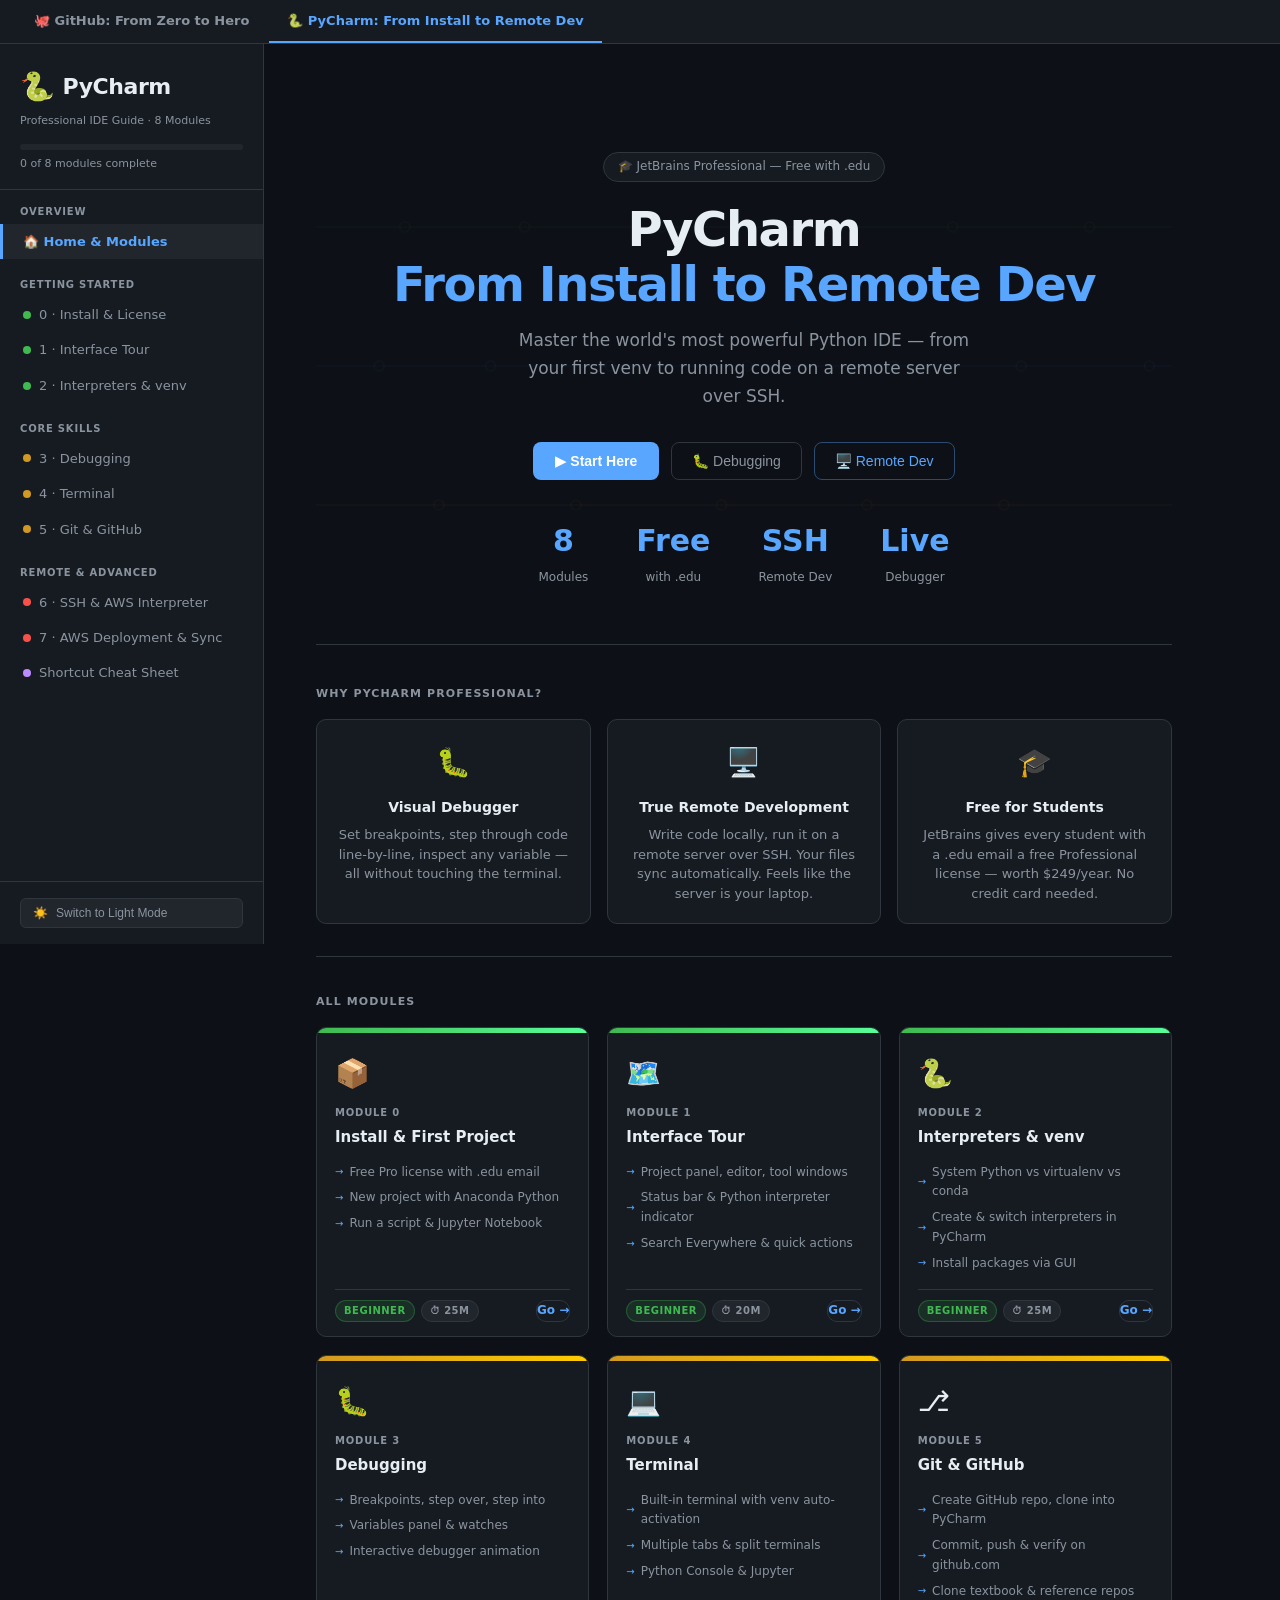
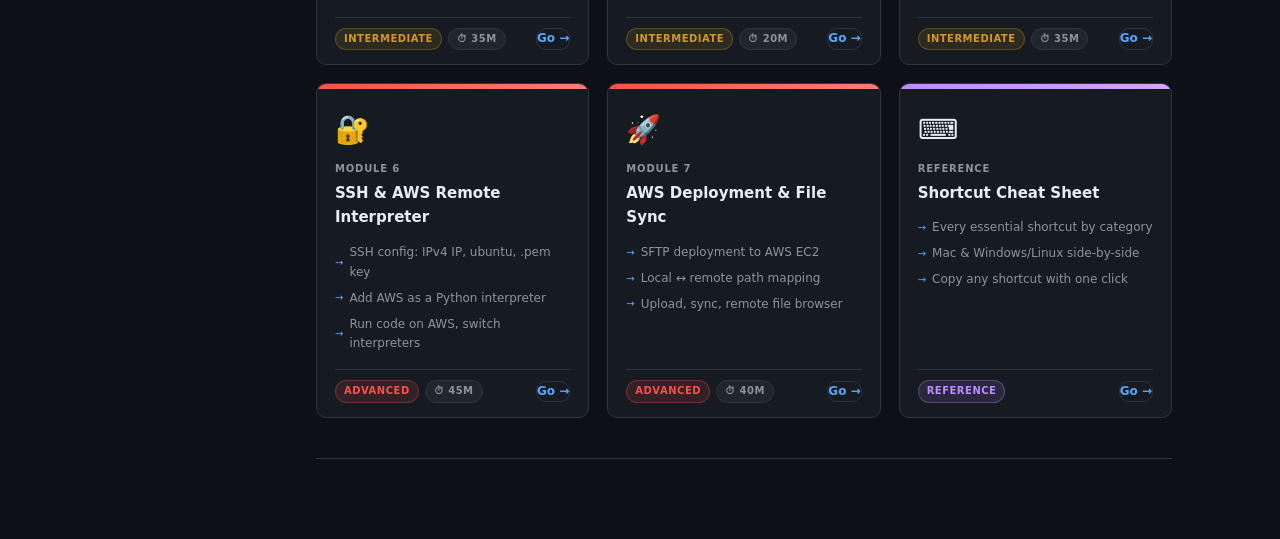
<file: pycharm-guide/index.html>
<!DOCTYPE html>
<html lang="en" data-theme="dark">
<head>
  <meta charset="UTF-8">
  <meta name="viewport" content="width=device-width, initial-scale=1.0">
  <title>PyCharm — From Install to Remote Dev</title>
  <link rel="stylesheet" href="../css/style.css">
  <style>
    /* ── DEBUGGER ANIMATION ── */
    .dbg-wrap{background:#0d1117;border-radius:10px;overflow:hidden;border:1px solid #30363d;margin:20px 0;}
    .dbg-toolbar{background:#1c1c1c;padding:8px 14px;display:flex;align-items:center;gap:8px;border-bottom:1px solid #30363d;}
    .dbg-dot{width:12px;height:12px;border-radius:50%;}
    .dbg-dot.r{background:#ff5f56;}.dbg-dot.y{background:#ffbd2e;}.dbg-dot.g{background:#27c93f;}
    .dbg-title{font-size:11px;color:#666;margin-left:6px;font-family:'SF Mono',monospace;}
    .dbg-body{display:grid;grid-template-columns:1fr 280px;}
    .dbg-code{font-family:'SF Mono','Fira Code',monospace;font-size:12.5px;padding:0;line-height:1.9;}
    .dbg-line{display:flex;align-items:center;padding:0 14px;position:relative;transition:background .2s;}
    .dbg-line.current{background:rgba(255,214,0,.12);}
    .dbg-line.has-bp .bp-dot{background:#f85149;}
    .bp-col{width:22px;flex-shrink:0;display:flex;align-items:center;justify-content:center;}
    .bp-dot{width:10px;height:10px;border-radius:50%;background:transparent;transition:background .2s;}
    .ln{width:28px;flex-shrink:0;text-align:right;color:#555;font-size:11px;padding-right:10px;user-select:none;}
    .dbg-line.current .ln{color:#ffd700;}
    .arrow-col{width:18px;flex-shrink:0;color:#ffd700;font-size:12px;}
    .code-txt{color:#e0e0e0;white-space:pre;}
    .kw-c{color:#ff7b72;}.str-c{color:#a5d6ff;}.num-c{color:#f0883e;}.fn-c{color:#79c0ff;}.cmt-c{color:#8b949e;}.paren-c{color:#e6edf3;}
    .dbg-panel{border-left:1px solid #30363d;background:#161b22;display:flex;flex-direction:column;}
    .dbg-panel-head{font-size:10px;font-weight:700;text-transform:uppercase;letter-spacing:.08em;
      color:#8b949e;padding:10px 14px 6px;border-bottom:1px solid #30363d;}
    .dbg-vars{padding:8px 0;flex:1;overflow-y:auto;max-height:220px;}
    .dbg-var{display:flex;align-items:center;gap:6px;padding:4px 14px;font-size:12px;font-family:'SF Mono',monospace;}
    .dbg-var .vn{color:#79c0ff;min-width:70px;}.dbg-var .vt{color:#8b949e;font-size:10px;min-width:48px;}
    .dbg-var .vv{color:#3fb950;}
    .dbg-var.new{animation:varPop .4s ease;}
    .dbg-var.changed .vv{color:#ffd700;animation:varPop .4s ease;}
    @keyframes varPop{0%{opacity:0;transform:translateX(-6px);}100%{opacity:1;transform:none;}}
    .dbg-controls{display:flex;gap:6px;padding:10px 14px;border-top:1px solid #30363d;flex-wrap:wrap;}
    .dbg-btn{background:#21262d;border:1px solid #30363d;color:#e6edf3;border-radius:5px;
      padding:5px 12px;font-size:11px;cursor:pointer;transition:all .15s;display:flex;align-items:center;gap:5px;}
    .dbg-btn:hover{border-color:#58a6ff;color:#58a6ff;}
    .dbg-btn:disabled{opacity:.4;cursor:default;}
    .dbg-btn.run{background:#3fb950;border-color:#3fb950;color:#fff;}
    .dbg-btn.run:hover{background:#4eca5e;}
    .dbg-status{font-size:11px;color:#8b949e;padding:0 14px 8px;font-family:'SF Mono',monospace;}
    .dbg-call-stack{border-top:1px solid #30363d;padding:0;}
    .dbg-call-head{font-size:10px;font-weight:700;text-transform:uppercase;letter-spacing:.08em;
      color:#8b949e;padding:8px 14px 4px;}
    .dbg-frame{font-size:11px;font-family:'SF Mono',monospace;padding:3px 14px;color:#8b949e;}
    .dbg-frame.active-frame{color:#58a6ff;}

    /* ── INTERFACE DIAGRAM ── */
    .ide-diagram{background:#0d1117;border:1px solid #30363d;border-radius:10px;overflow:hidden;margin:18px 0;}
    .ide-titlebar{background:#1c1c1c;padding:8px 14px;display:flex;align-items:center;gap:8px;}
    .ide-body{display:grid;grid-template-columns:220px 1fr 200px;grid-template-rows:auto auto;min-height:220px;font-family:'SF Mono',monospace;font-size:11px;}
    .ide-panel{border:1px solid #21262d;padding:8px;}
    .ide-panel-title{font-size:9px;font-weight:700;text-transform:uppercase;letter-spacing:.08em;color:#8b949e;margin-bottom:6px;}
    .ide-file{display:flex;align-items:center;gap:5px;padding:2px 4px;color:#8b949e;border-radius:3px;cursor:default;}
    .ide-file:hover{background:#21262d;color:#e6edf3;}
    .ide-file.active{color:#58a6ff;background:#21262d;}
    .ide-editor{background:#0d1117;padding:10px 14px;line-height:1.8;border-left:1px solid #21262d;border-right:1px solid #21262d;}
    .ide-right{background:#161b22;padding:8px;}
    .ide-tools{grid-column:1/-1;background:#1c1c1c;border-top:1px solid #30363d;
      display:flex;gap:0;padding:0;}
    .ide-tool-tab{padding:6px 14px;font-size:10px;color:#8b949e;cursor:default;border-right:1px solid #30363d;}
    .ide-tool-tab.active{color:#e6edf3;background:#0d1117;}

    /* ── SSH FLOW DIAGRAM ── */
    .ssh-flow{display:flex;align-items:center;gap:0;padding:12px 0;flex-wrap:wrap;}
    .ssh-box{background:var(--surface2);border:1px solid var(--border);border-radius:8px;
      padding:14px 18px;text-align:center;min-width:120px;}
    .ssh-box .sb-icon{font-size:24px;margin-bottom:4px;}
    .ssh-box .sb-label{font-size:12px;font-weight:600;}
    .ssh-box .sb-sub{font-size:10px;color:var(--text-muted);margin-top:2px;}
    .ssh-arrow{flex:1;display:flex;flex-direction:column;gap:4px;align-items:center;padding:0 8px;min-width:60px;}
    .ssh-arrow .sa-line{height:2px;width:100%;background:rgba(88,166,255,.3);position:relative;}
    .ssh-arrow .sa-label{font-size:9px;color:var(--accent);font-family:'SF Mono',monospace;white-space:nowrap;}

    /* ── DEPLOYMENT DIAGRAM ── */
    .deploy-grid{display:grid;grid-template-columns:1fr auto 1fr;gap:0;align-items:start;margin:16px 0;}
    .deploy-side{background:var(--surface);border:1px solid var(--border);border-radius:8px;padding:14px;}
    .deploy-side h4{font-size:12px;font-weight:700;margin-bottom:10px;display:flex;align-items:center;gap:6px;}
    .deploy-file{font-family:'SF Mono',monospace;font-size:11px;color:var(--text-muted);
      padding:3px 6px;border-radius:3px;display:flex;align-items:center;gap:6px;}
    .deploy-file.synced{color:var(--green);}
    .deploy-file.local-only{color:var(--yellow);}
    .deploy-arrows{display:flex;flex-direction:column;gap:8px;align-items:center;padding:20px 12px;}
    .deploy-arrow{display:flex;align-items:center;gap:4px;font-family:'SF Mono',monospace;font-size:10px;}
    .deploy-arrow.up{color:var(--accent);}
    .deploy-arrow.down{color:var(--green);}

    /* ── INTERPRETER SELECTOR ── */
    .interp-list{display:flex;flex-direction:column;gap:8px;margin:16px 0;}
    .interp-item{background:var(--surface);border:1px solid var(--border);border-radius:8px;
      padding:12px 16px;display:flex;align-items:center;gap:14px;cursor:default;
      transition:border-color .15s;}
    .interp-item.selected{border-color:var(--accent);background:rgba(88,166,255,.06);}
    .interp-item .ii-icon{font-size:24px;flex-shrink:0;}
    .interp-item .ii-name{font-weight:700;font-size:14px;margin-bottom:2px;}
    .interp-item .ii-path{font-family:'SF Mono',monospace;font-size:11px;color:var(--text-muted);}
    .interp-item .ii-badge{margin-left:auto;font-size:10px;font-weight:700;padding:2px 8px;
      border-radius:20px;background:var(--surface2);border:1px solid var(--border);color:var(--text-muted);}
    .interp-item.selected .ii-badge{background:rgba(88,166,255,.15);border-color:var(--accent);color:var(--accent);}

    /* ── REMOTE BROWSER ── */
    .remote-browser{background:#0d1117;border:1px solid #30363d;border-radius:8px;
      font-family:'SF Mono',monospace;font-size:12px;margin:14px 0;overflow:hidden;}
    .rb-toolbar{background:#1c1c1c;padding:7px 12px;display:flex;align-items:center;gap:8px;
      border-bottom:1px solid #30363d;}
    .rb-path{color:#8b949e;font-size:11px;}
    .rb-path span{color:#58a6ff;}
    .rb-body{padding:6px 0;}
    .rb-item{display:flex;align-items:center;gap:8px;padding:4px 16px;color:#8b949e;cursor:default;}
    .rb-item:hover{background:#161b22;color:#e6edf3;}
    .rb-item.folder{color:#58a6ff;}
    .rb-item .ri-perm{margin-left:auto;font-size:10px;color:#555;}

    @media(max-width:800px){
      .dbg-body{grid-template-columns:1fr;}
      .dbg-panel{border-left:none;border-top:1px solid #30363d;}
      .ide-body{grid-template-columns:1fr;}
      .deploy-grid{grid-template-columns:1fr;}
    }

/* ── MENU PATH ── */
.menu-path{display:flex;align-items:center;gap:0;background:#0d1117;border:1px solid #30363d;
  border-radius:6px;padding:7px 14px;margin:10px 0 16px;font-size:12px;flex-wrap:wrap;gap:2px;}
.mp-action{background:#214283;color:#79c0ff;font-weight:700;padding:2px 9px;border-radius:4px;
  margin-right:8px;font-size:11px;font-family:'SF Mono',monospace;white-space:nowrap;}
.mp-step{color:#c9d1d9;font-weight:600;white-space:nowrap;}
.mp-step.highlight{color:#58a6ff;background:rgba(88,166,255,.1);padding:1px 6px;border-radius:3px;}
.mp-sep{color:#444;padding:0 5px;font-size:12px;}

/* ── PYCHARM DIALOG ── */
.pc-dialog{background:#2b2b2b;border:1px solid #555;border-radius:8px;overflow:hidden;
  margin:16px 0 20px;font-size:12px;font-family:-apple-system,BlinkMacSystemFont,'Segoe UI',sans-serif;
  box-shadow:0 8px 32px rgba(0,0,0,.6);}
.pc-dialog-bar{background:#3c3f41;padding:7px 14px;display:flex;align-items:center;
  gap:8px;border-bottom:1px solid #555;}
.pc-dialog-title{font-size:12px;color:#bbbbbb;font-weight:600;flex:1;text-align:center;}
.pc-dialog-body{display:grid;grid-template-columns:190px 1fr;min-height:180px;}
.pc-sidebar{background:#3c3f41;border-right:1px solid #555;padding:4px 0;}
.pc-sidebar-group{font-size:10px;font-weight:700;text-transform:uppercase;letter-spacing:.06em;
  color:#777;padding:8px 12px 3px;}
.pc-sidebar-item{padding:4px 12px;color:#a0a0a0;cursor:default;display:flex;align-items:center;
  gap:6px;font-size:12px;transition:background .1s;}
.pc-sidebar-item.active{background:#214283;color:#fff;}
.pc-sidebar-item.child{padding-left:22px;font-size:11px;}
.pc-content{background:#2b2b2b;padding:14px 18px;}
.pc-content-title{font-size:13px;font-weight:700;color:#e0e0e0;margin-bottom:12px;
  padding-bottom:8px;border-bottom:1px solid #555;}
.pc-row{display:flex;align-items:center;gap:10px;margin-bottom:8px;}
.pc-label{font-size:11px;color:#a0a0a0;min-width:110px;flex-shrink:0;}
.pc-input{background:#45494a;border:1px solid #666;border-radius:3px;color:#e0e0e0;
  padding:3px 8px;font-size:11px;flex:1;font-family:'SF Mono',monospace;}
.pc-input.focused{border-color:#589df6;outline:none;}
.pc-dropdown{background:#45494a;border:1px solid #666;border-radius:3px;color:#e0e0e0;
  padding:3px 8px;font-size:11px;display:flex;align-items:center;justify-content:space-between;
  flex:1;cursor:default;}
.pc-dropdown::after{content:'▾';color:#888;margin-left:6px;}
.pc-btn{background:#4c5052;border:1px solid #777;border-radius:3px;color:#e0e0e0;
  padding:3px 14px;font-size:11px;cursor:default;white-space:nowrap;}
.pc-btn.primary{background:#375a9e;border-color:#589df6;color:#fff;}
.pc-btn-row{display:flex;gap:6px;justify-content:flex-end;margin-top:12px;
  padding-top:10px;border-top:1px solid #444;}
.pc-interp-bar{display:flex;align-items:center;gap:8px;background:#45494a;
  border:1px solid #666;border-radius:3px;padding:4px 10px;margin-bottom:10px;}
.pc-interp-path{font-size:11px;color:#e0e0e0;flex:1;font-family:'SF Mono',monospace;}
.pc-pkg-list{background:#1e1e1e;border:1px solid #555;border-radius:3px;margin-bottom:8px;overflow:hidden;}
.pc-pkg-row{display:grid;grid-template-columns:1fr 70px 70px;gap:8px;padding:3px 10px;
  font-size:11px;font-family:'SF Mono',monospace;color:#a0a0a0;}
.pc-pkg-row.header{color:#666;font-size:10px;border-bottom:1px solid #333;background:#252525;}
.pc-pkg-row .pn{color:#e0e0e0;}
.pc-highlight-box{background:rgba(33,66,131,.25);border:1px solid #375a9e;border-radius:4px;
  padding:7px 12px;margin:8px 0;font-size:11px;color:#79c0ff;display:flex;align-items:center;gap:8px;}
.pc-add-btn{background:#375a9e;border:1px solid #589df6;border-radius:3px;color:#fff;
  padding:2px 10px;font-size:11px;cursor:default;margin-left:auto;}
.pc-toolbar{display:flex;gap:4px;margin-bottom:8px;}
.pc-toolbar .pc-btn{padding:2px 10px;font-size:11px;}
@media(max-width:700px){.pc-dialog-body{grid-template-columns:1fr;}}
  </style>
</head>
<body>

<!-- ════════════════ TOP TAB BAR ════════════════ -->
<div id="top-tabs">
  <div class="top-tab" data-tab="git" onclick="window.location.href='../github-guide/'">
    🐙 GitHub: From Zero to Hero
  </div>
  <div class="top-tab active" data-tab="pycharm">
    🐍 PyCharm: From Install to Remote Dev
  </div>
</div>

<button class="hamburger" onclick="toggleSidebar()">☰</button>

<!-- ════════════════ SIDEBAR ════════════════ -->
<nav id="sidebar">
  <div class="sb-head">
    <div class="sb-logo"><span>🐍</span> PyCharm</div>
    <div class="sb-sub">Professional IDE Guide · 8 Modules</div>
    <div class="prog-wrap"><div class="prog-bar" id="progressBar"></div></div>
    <div class="prog-label" id="progressLabel">0 of 8 modules complete</div>
  </div>

  <div class="nav-group">
    <div class="nav-group-title">Overview</div>
    <div class="nav-item" data-target="landing">🏠 Home &amp; Modules</div>
  </div>
  <div class="nav-group">
    <div class="nav-group-title">Getting Started</div>
    <div class="nav-item" data-target="m0"><span class="dot b"></span>0 · Install &amp; License<span class="check">✓</span></div>
    <div class="nav-item" data-target="m1"><span class="dot b"></span>1 · Interface Tour<span class="check">✓</span></div>
    <div class="nav-item" data-target="m2"><span class="dot b"></span>2 · Interpreters &amp; venv<span class="check">✓</span></div>
  </div>
  <div class="nav-group">
    <div class="nav-group-title">Core Skills</div>
    <div class="nav-item" data-target="m3"><span class="dot i"></span>3 · Debugging<span class="check">✓</span></div>
    <div class="nav-item" data-target="m4"><span class="dot i"></span>4 · Terminal<span class="check">✓</span></div>
    <div class="nav-item" data-target="m5"><span class="dot i"></span>5 · Git &amp; GitHub<span class="check">✓</span></div>
  </div>
  <div class="nav-group">
    <div class="nav-group-title">Remote &amp; Advanced</div>
    <div class="nav-item" data-target="m6"><span class="dot a"></span>6 · SSH &amp; AWS Interpreter<span class="check">✓</span></div>
    <div class="nav-item" data-target="m7"><span class="dot a"></span>7 · AWS Deployment &amp; Sync<span class="check">✓</span></div>
    <div class="nav-item" data-target="cs"><span class="dot r"></span>Shortcut Cheat Sheet<span class="check">✓</span></div>
  </div>

  <div class="sb-foot">
    <button class="theme-btn" onclick="toggleTheme()">
      <span id="themeIcon">☀️</span>
      <span id="themeLabel">Switch to Light Mode</span>
    </button>
  </div>
</nav>

<!-- ════════════════ MAIN ════════════════ -->
<main id="main">

<!-- ════════ LANDING PAGE ════════ -->
<section id="landing" class="page-view active">

<div class="landing-hero">
  <canvas id="heroCanvas"></canvas>
  <div class="inner">
    <div class="hero-pill">🎓 JetBrains Professional — Free with .edu</div>
    <h1>PyCharm<br><span class="ac">From Install to Remote Dev</span></h1>
    <p class="sub">Master the world's most powerful Python IDE — from your first venv to running code on a remote server over SSH.</p>
    <div class="hero-btns">
      <button class="btn-primary" onclick="scrollToId('m0')">▶ Start Here</button>
      <button class="btn-ghost" onclick="scrollToId('m3')">🐛 Debugging</button>
      <button class="btn-ghost" onclick="scrollToId('m6')" style="border-color:rgba(88,166,255,.4);color:var(--accent)">🖥️ Remote Dev</button>
    </div>
    <div class="hero-stats">
      <div class="stat"><div class="n">8</div><div class="l">Modules</div></div>
      <div class="stat"><div class="n">Free</div><div class="l">with .edu</div></div>
      <div class="stat"><div class="n">SSH</div><div class="l">Remote Dev</div></div>
      <div class="stat"><div class="n">Live</div><div class="l">Debugger</div></div>
    </div>
  </div>
</div>

<div class="why-section">
  <div class="section-label">Why PyCharm Professional?</div>
  <div class="why-cards">
    <div class="why-card">
      <div class="wc-icon">🐛</div>
      <h4>Visual Debugger</h4>
      <p>Set breakpoints, step through code line-by-line, inspect any variable — all without touching the terminal.</p>
    </div>
    <div class="why-card">
      <div class="wc-icon">🖥️</div>
      <h4>True Remote Development</h4>
      <p>Write code locally, run it on a remote server over SSH. Your files sync automatically. Feels like the server is your laptop.</p>
    </div>
    <div class="why-card">
      <div class="wc-icon">🎓</div>
      <h4>Free for Students</h4>
      <p>JetBrains gives every student with a .edu email a free Professional license — worth $249/year. No credit card needed.</p>
    </div>
  </div>
</div>

<div class="cards-section">
  <div class="section-label">All Modules</div>
  <div class="mod-cards-grid">

    <div class="mod-card" onclick="scrollToId('m0')">
      <div class="mod-card-top b"></div>
      <div class="mod-card-body">
        <div class="mod-card-icon">📦</div>
        <div class="mod-card-num">Module 0</div>
        <h3>Install &amp; First Project</h3>
        <ul class="mod-card-preview">
          <li>Free Pro license with .edu email</li>
          <li>New project with Anaconda Python</li>
          <li>Run a script &amp; Jupyter Notebook</li>
        </ul>
        <div class="mod-card-footer">
          <div class="mod-card-badges"><span class="badge b">Beginner</span><span class="badge t">⏱ 25m</span></div>
          <span class="mod-card go">Go →</span>
        </div>
      </div>
    </div>

    <div class="mod-card" onclick="scrollToId('m1')">
      <div class="mod-card-top b"></div>
      <div class="mod-card-body">
        <div class="mod-card-icon">🗺️</div>
        <div class="mod-card-num">Module 1</div>
        <h3>Interface Tour</h3>
        <ul class="mod-card-preview">
          <li>Project panel, editor, tool windows</li>
          <li>Status bar &amp; Python interpreter indicator</li>
          <li>Search Everywhere &amp; quick actions</li>
        </ul>
        <div class="mod-card-footer">
          <div class="mod-card-badges"><span class="badge b">Beginner</span><span class="badge t">⏱ 20m</span></div>
          <span class="mod-card go">Go →</span>
        </div>
      </div>
    </div>

    <div class="mod-card" onclick="scrollToId('m2')">
      <div class="mod-card-top b"></div>
      <div class="mod-card-body">
        <div class="mod-card-icon">🐍</div>
        <div class="mod-card-num">Module 2</div>
        <h3>Interpreters &amp; venv</h3>
        <ul class="mod-card-preview">
          <li>System Python vs virtualenv vs conda</li>
          <li>Create &amp; switch interpreters in PyCharm</li>
          <li>Install packages via GUI</li>
        </ul>
        <div class="mod-card-footer">
          <div class="mod-card-badges"><span class="badge b">Beginner</span><span class="badge t">⏱ 25m</span></div>
          <span class="mod-card go">Go →</span>
        </div>
      </div>
    </div>

    <div class="mod-card" onclick="scrollToId('m3')">
      <div class="mod-card-top i"></div>
      <div class="mod-card-body">
        <div class="mod-card-icon">🐛</div>
        <div class="mod-card-num">Module 3</div>
        <h3>Debugging</h3>
        <ul class="mod-card-preview">
          <li>Breakpoints, step over, step into</li>
          <li>Variables panel &amp; watches</li>
          <li>Interactive debugger animation</li>
        </ul>
        <div class="mod-card-footer">
          <div class="mod-card-badges"><span class="badge i">Intermediate</span><span class="badge t">⏱ 35m</span></div>
          <span class="mod-card go">Go →</span>
        </div>
      </div>
    </div>

    <div class="mod-card" onclick="scrollToId('m4')">
      <div class="mod-card-top i"></div>
      <div class="mod-card-body">
        <div class="mod-card-icon">💻</div>
        <div class="mod-card-num">Module 4</div>
        <h3>Terminal</h3>
        <ul class="mod-card-preview">
          <li>Built-in terminal with venv auto-activation</li>
          <li>Multiple tabs &amp; split terminals</li>
          <li>Python Console &amp; Jupyter</li>
        </ul>
        <div class="mod-card-footer">
          <div class="mod-card-badges"><span class="badge i">Intermediate</span><span class="badge t">⏱ 20m</span></div>
          <span class="mod-card go">Go →</span>
        </div>
      </div>
    </div>

    <div class="mod-card" onclick="scrollToId('m5')">
      <div class="mod-card-top i"></div>
      <div class="mod-card-body">
        <div class="mod-card-icon">⎇</div>
        <div class="mod-card-num">Module 5</div>
        <h3>Git &amp; GitHub</h3>
        <ul class="mod-card-preview">
          <li>Create GitHub repo, clone into PyCharm</li>
          <li>Commit, push &amp; verify on github.com</li>
          <li>Clone textbook &amp; reference repos</li>
        </ul>
        <div class="mod-card-footer">
          <div class="mod-card-badges"><span class="badge i">Intermediate</span><span class="badge t">⏱ 35m</span></div>
          <span class="mod-card go">Go →</span>
        </div>
      </div>
    </div>

    <div class="mod-card" onclick="scrollToId('m6')">
      <div class="mod-card-top a"></div>
      <div class="mod-card-body">
        <div class="mod-card-icon">🔐</div>
        <div class="mod-card-num">Module 6</div>
        <h3>SSH &amp; AWS Remote Interpreter</h3>
        <ul class="mod-card-preview">
          <li>SSH config: IPv4 IP, ubuntu, .pem key</li>
          <li>Add AWS as a Python interpreter</li>
          <li>Run code on AWS, switch interpreters</li>
        </ul>
        <div class="mod-card-footer">
          <div class="mod-card-badges"><span class="badge a">Advanced</span><span class="badge t">⏱ 45m</span></div>
          <span class="mod-card go">Go →</span>
        </div>
      </div>
    </div>

    <div class="mod-card" onclick="scrollToId('m7')">
      <div class="mod-card-top a"></div>
      <div class="mod-card-body">
        <div class="mod-card-icon">🚀</div>
        <div class="mod-card-num">Module 7</div>
        <h3>AWS Deployment &amp; File Sync</h3>
        <ul class="mod-card-preview">
          <li>SFTP deployment to AWS EC2</li>
          <li>Local ↔ remote path mapping</li>
          <li>Upload, sync, remote file browser</li>
        </ul>
        <div class="mod-card-footer">
          <div class="mod-card-badges"><span class="badge a">Advanced</span><span class="badge t">⏱ 40m</span></div>
          <span class="mod-card go">Go →</span>
        </div>
      </div>
    </div>

    <div class="mod-card" onclick="scrollToId('cs')">
      <div class="mod-card-top r"></div>
      <div class="mod-card-body">
        <div class="mod-card-icon">⌨️</div>
        <div class="mod-card-num">Reference</div>
        <h3>Shortcut Cheat Sheet</h3>
        <ul class="mod-card-preview">
          <li>Every essential shortcut by category</li>
          <li>Mac &amp; Windows/Linux side-by-side</li>
          <li>Copy any shortcut with one click</li>
        </ul>
        <div class="mod-card-footer">
          <div class="mod-card-badges"><span class="badge" style="background:rgba(188,140,255,.12);color:var(--purple);border:1px solid rgba(188,140,255,.3);">Reference</span></div>
          <span class="mod-card go">Go →</span>
        </div>
      </div>
    </div>

  </div>
</div>
</section>


<!-- ════════ MODULE 0 ════════ -->
<section class="module page-view" id="m0">
  <div class="mod-head">
    <div class="mod-icon">📦</div>
    <div class="mod-meta">
      <div class="badges"><span class="badge b">Beginner</span><span class="badge t">⏱ 20 min</span></div>
      <h2>Module 0 · Install PyCharm &amp; Get Your Free Pro License</h2>
    </div>
  </div>

  <h3>Community vs Professional</h3>
  <table class="tbl">
    <tr><th>Feature</th><th>Community (Free)</th><th>Professional (Free with .edu)</th></tr>
    <tr><td>Python editing &amp; completion</td><td>✅</td><td>✅</td></tr>
    <tr><td>Debugger</td><td>✅</td><td>✅</td></tr>
    <tr><td>Git integration</td><td>✅</td><td>✅</td></tr>
    <tr><td>SSH Remote Interpreter</td><td>🚫</td><td>✅</td></tr>
    <tr><td>Deployment &amp; file sync</td><td>🚫</td><td>✅</td></tr>
    <tr><td>Jupyter Notebook support</td><td>🚫</td><td>✅</td></tr>
    <tr><td>Database tools</td><td>🚫</td><td>✅</td></tr>
    <tr><td>Django / Flask support</td><td>🚫</td><td>✅</td></tr>
    <tr><td>Docker integration</td><td>🚫</td><td>✅</td></tr>
  </table>

  <div class="callout ok"><div class="callout-icon">✅</div>
    <div><strong>Students get Professional for free.</strong> If you have a <code>.edu</code> email address, you qualify for JetBrains' free educational license — this gives you PyCharm Professional plus every other JetBrains IDE.</div>
  </div>

  <h3>Step 1 — Get the Free Student License</h3>
  <div class="steps">
    <div class="step">
      <div class="sn">1</div>
      <div class="sb">
        <strong>Go to the JetBrains Student Program page</strong>
        <p style="font-size:14px;color:var(--text-muted);">Navigate to <strong>jetbrains.com/student</strong> and click <em>"Apply now"</em>.</p>
      </div>
    </div>
    <div class="step">
      <div class="sn">2</div>
      <div class="sb">
        <strong>Fill in the form with your .edu email</strong>
        <div class="callout info"><div class="callout-icon">ℹ️</div>
          <div>Use your university email (e.g., <code>yourname@university.edu</code>). JetBrains verifies it automatically — no documents needed.</div>
        </div>
        <div class="callout warn"><div class="callout-icon">⚠️</div>
          <div>Use "University / College" as the enrollment type, not "secondary school." Select your actual university from the dropdown or type it in.</div>
        </div>
      </div>
    </div>
    <div class="step">
      <div class="sn">3</div>
      <div class="sb">
        <strong>Check your .edu inbox for a verification email</strong>
        <p style="font-size:14px;color:var(--text-muted);">Click the confirmation link. JetBrains will create a JetBrains Account linked to your .edu address.</p>
      </div>
    </div>
    <div class="step">
      <div class="sn">4</div>
      <div class="sb">
        <strong>Download PyCharm Professional from jetbrains.com/pycharm</strong>
        <p style="font-size:14px;color:var(--text-muted);">Choose the <strong>Professional</strong> edition. There is also a <strong>JetBrains Toolbox App</strong> (recommended) that manages all JetBrains IDEs and updates them automatically.</p>
      </div>
    </div>
    <div class="step">
      <div class="sn">5</div>
      <div class="sb">
        <strong>Activate with your JetBrains Account</strong>
        <p style="font-size:14px;color:var(--text-muted);">On first launch, choose <em>"Log in to JetBrains Account"</em> and enter the account you created with your .edu email. The license activates instantly.</p>
        <div class="callout tip"><div class="callout-icon">💡</div>
          <div>Your license lasts 1 year and renews for free each year as long as you're enrolled. You'll get a renewal email 30 days before it expires.</div>
        </div>
      </div>
    </div>
  </div>

  <h3>First-Launch Setup</h3>
  <div class="menu-path">
  <span class="mp-action">Welcome Screen</span>
  <span class="mp-step">Projects</span><span class="mp-sep">▸</span>
  <span class="mp-step highlight">New Project</span>
</div>
  <div class="steps">
    <div class="step">
      <div class="sn">1</div>
      <div class="sb">
        <strong>Create a New Project</strong>
        <p style="font-size:14px;color:var(--text-muted);">On the welcome screen, click <em>"New Project"</em>. Choose a folder, select <em>"Python"</em> as project type, and pick <em>"New environment using Virtualenv"</em> — PyCharm will create a virtual environment automatically.</p>
      </div>
    </div>
    <div class="step">
      <div class="sn">2</div>
      <div class="sb">
        <strong>Choose a Base Interpreter</strong>
        <p style="font-size:14px;color:var(--text-muted);">PyCharm will look for Python installations on your system. If you don't see Python 3.10+, install it from <strong>python.org</strong> first, then re-open PyCharm.</p>
      </div>
    </div>
<div class="pc-dialog">
  <div class="pc-dialog-bar"><div class="pc-dialog-title">New Project</div></div>
  <div class="pc-dialog-body">
    <div class="pc-sidebar">
      <div class="pc-sidebar-item active">🐍 Python</div>
      <div class="pc-sidebar-item">⚡ FastAPI</div>
      <div class="pc-sidebar-item">🌐 Django</div>
      <div class="pc-sidebar-item">🔬 Scientific</div>
    </div>
    <div class="pc-content">
      <div class="pc-content-title">Python Project</div>
      <div class="pc-row"><span class="pc-label">Name:</span><span class="pc-input focused">my_project</span></div>
      <div class="pc-row"><span class="pc-label">Location:</span><span class="pc-input">~/projects/my_project</span></div>
      <div class="pc-row"><span class="pc-label">Interpreter:</span>
        <span class="pc-dropdown">New Virtualenv environment</span>
      </div>
      <div class="pc-row" style="padding-left:110px;">
        <span class="pc-label" style="min-width:80px;">Base Python:</span>
        <span class="pc-dropdown">Python 3.11 (/usr/bin/python3)</span>
      </div>
      <div class="pc-highlight-box">📁 Virtualenv will be created at: <code style="color:#fff">~/projects/my_project/.venv</code></div>
      <div class="pc-btn-row"><span class="pc-btn">Cancel</span><span class="pc-btn primary">Create</span></div>
    </div>
  </div>
</div>
    <div class="step">
      <div class="sn">3</div>
      <div class="sb">
        <strong>Create your first file</strong>
        <p style="font-size:14px;color:var(--text-muted);">Right-click the project root in the Project panel → <em>New → Python File</em>. Name it <code>main.py</code>. Type <code>print("Hello, PyCharm!")</code> and press <strong>⌃R</strong> (Mac) or <strong>Shift+F10</strong> (Windows) to run it.</p>
      </div>
    </div>
  </div>

  <h3>Quick Start: Local Project with Anaconda</h3>
  <p style="font-size:14px;color:var(--text-muted);">For data science and deep learning, Anaconda is the recommended Python distribution. Follow these steps to connect your existing Anaconda installation to a new PyCharm project instead of creating a new virtualenv.</p>

  <div class="callout info"><div class="callout-icon">ℹ️</div>
    <div><strong>First, find your Anaconda Python path.</strong><br>
    <strong>Mac:</strong> Open a Terminal (Utilities → Applications), run <code>which python</code>, and copy the result (e.g., <code>/opt/anaconda3/bin/python</code>).<br>
    <strong>Windows:</strong> The default Anaconda path is <code>C:\ProgramData\anaconda3\python.exe</code></div>
  </div>

  <div class="menu-path">
    <span class="mp-action">File</span>
    <span class="mp-step highlight">New Project…</span>
  </div>

  <div class="steps">
    <div class="step">
      <div class="sn">1</div>
      <div class="sb">
        <strong>File → New Project — set a folder in the <em>Location</em> field</strong>
        <p style="font-size:14px;color:var(--text-muted);">Choose the directory where your project files will live.</p>
      </div>
    </div>
    <div class="step">
      <div class="sn">2</div>
      <div class="sb">
        <strong>Set <em>Interpreter Type</em> → <em>Custom Environment</em></strong>
        <p style="font-size:14px;color:var(--text-muted);">Then set <em>Environment</em> to <strong>Select existing</strong> and <em>Type</em> to <strong>Python</strong>.</p>
      </div>
    </div>
    <div class="step">
      <div class="sn">3</div>
      <div class="sb">
        <strong>Click <em>Browse</em> next to Python path — paste the Anaconda path — click OK → Create</strong>
        <p style="font-size:14px;color:var(--text-muted);">PyCharm creates the project using your Anaconda Python, giving you immediate access to NumPy, Pandas, TensorFlow, and all other Anaconda packages.</p>
      </div>
    </div>
  </div>

<div class="pc-dialog">
  <div class="pc-dialog-bar"><div class="pc-dialog-title">New Project</div></div>
  <div class="pc-dialog-body">
    <div class="pc-sidebar">
      <div class="pc-sidebar-item active">🐍 Pure Python</div>
      <div class="pc-sidebar-item">🌐 Django</div>
      <div class="pc-sidebar-item">⚡ FastAPI</div>
      <div class="pc-sidebar-item">🔬 Flask</div>
    </div>
    <div class="pc-content">
      <div class="pc-content-title">New Project</div>
      <div class="pc-row"><span class="pc-label">Location:</span><span class="pc-input focused">~/Documents/PythonProject1</span></div>
      <div class="pc-row"><span class="pc-label">Interpreter type:</span><span class="pc-dropdown">Custom environment</span></div>
      <div class="pc-row"><span class="pc-label">Environment:</span><span class="pc-dropdown">Select existing</span></div>
      <div class="pc-row"><span class="pc-label">Type:</span><span class="pc-dropdown">Python</span></div>
      <div class="pc-row"><span class="pc-label">Python path:</span><span class="pc-input">/opt/anaconda3/bin/python</span><span class="pc-btn" style="margin-left:6px;flex-shrink:0;">Browse</span></div>
      <div class="pc-btn-row"><span class="pc-btn">Cancel</span><span class="pc-btn primary">Create</span></div>
    </div>
  </div>
</div>

  <h3>Test with a Python Script</h3>
  <div class="steps">
    <div class="step">
      <div class="sn">4</div>
      <div class="sb">
        <strong>Right-click the project name → New → Python File → name it <code>python_eval</code> → press Return</strong>
        <p style="font-size:14px;color:var(--text-muted);">Enter the two lines below in the editor, then right-click anywhere in the editor and select <em>Run 'python_eval'</em>.</p>
        <div class="code-wrap">
          <div class="code-label">python_eval.py</div>
          <pre><button class="copy-btn" onclick="copyCode(this)">Copy</button>import numpy as np
print('hello world')</pre>
        </div>
      </div>
    </div>
    <div class="step">
      <div class="sn">5</div>
      <div class="sb">
        <strong>Verify the output in the Run panel at the bottom</strong>
        <div class="terminal">
          <div class="t-bar"><div class="t-dot r"></div><div class="t-dot y"></div><div class="t-dot g"></div><span class="t-title">Run — python_eval</span></div>
          <div class="t-body">
            <div class="to">/opt/anaconda3/bin/python python_eval.py</div>
            <div>hello world</div>
            <div class="to">Process finished with exit code 0</div>
          </div>
        </div>
      </div>
    </div>
  </div>

  <h3>Test with a Jupyter Notebook</h3>
  <div class="steps">
    <div class="step">
      <div class="sn">6</div>
      <div class="sb">
        <strong>Right-click the project name → New → Jupyter Notebook → name it <code>python_eval</code></strong>
        <p style="font-size:14px;color:var(--text-muted);">PyCharm opens the notebook in its built-in Jupyter editor. A new <code>.ipynb</code> file appears in your project.</p>
      </div>
    </div>
    <div class="step">
      <div class="sn">7</div>
      <div class="sb">
        <strong>Enter <code>print('hello world')</code> in the cell → press <kbd>Shift</kbd>+<kbd>Return</kbd> to run it</strong>
        <p style="font-size:14px;color:var(--text-muted);">The cell executes and <code>hello world</code> appears immediately below it with a green checkmark and a timing badge.</p>
        <div class="callout ok"><div class="callout-icon">✅</div>
          <div>PyCharm is now connected to your local Anaconda installation. You will later connect it to GitHub (Module 5) and an AWS cloud instance (Modules 6 &amp; 7) so you can run code on any of those systems.</div>
        </div>
      </div>
    </div>
  </div>

  <div class="task-box">
    <div class="task-box-head"><span class="task-tag">🎯 Task</span><span class="title">Module 0 — Install &amp; First Project</span></div>
    <ul class="checklist" id="tasks-m0">
      <li onclick="toggleTask(this)"><div class="cb"></div><span class="ct-text">Apply for JetBrains Student License with your .edu email</span></li>
      <li onclick="toggleTask(this)"><div class="cb"></div><span class="ct-text">Download and install PyCharm Professional, activate with your JetBrains Account</span></li>
      <li onclick="toggleTask(this)"><div class="cb"></div><span class="ct-text">Find your Anaconda Python path (Mac: <code>which python</code> in Terminal)</span></li>
      <li onclick="toggleTask(this)"><div class="cb"></div><span class="ct-text">Create a new project using Custom Environment → Select existing → paste Anaconda Python path</span></li>
      <li onclick="toggleTask(this)"><div class="cb"></div><span class="ct-text">Create <code>python_eval.py</code>, enter <code>import numpy as np</code> and <code>print('hello world')</code>, and run it</span></li>
      <li onclick="toggleTask(this)"><div class="cb"></div><span class="ct-text">Create a Jupyter Notebook, run <code>print('hello world')</code> with Shift+Return, verify output</span></li>
    </ul>
  </div>
</section>


<!-- ════════ MODULE 1 ════════ -->
<section class="module page-view" id="m1">
  <div class="mod-head">
    <div class="mod-icon">🗺️</div>
    <div class="mod-meta">
      <div class="badges"><span class="badge b">Beginner</span><span class="badge t">⏱ 20 min</span></div>
      <h2>Module 1 · Interface Tour</h2>
    </div>
  </div>

  <h3>The PyCharm Layout</h3>
  <div class="ide-diagram">
    <div class="ide-titlebar">
      <div class="dbg-dot r"></div><div class="dbg-dot y"></div><div class="dbg-dot g"></div>
      <span style="font-size:11px;color:#666;margin-left:8px;font-family:'SF Mono',monospace;">PyCharm — my_project</span>
    </div>
    <div class="ide-body">
      <div class="ide-panel">
        <div class="ide-panel-title">📁 Project</div>
        <div class="ide-file active">📄 main.py</div>
        <div class="ide-file">📄 utils.py</div>
        <div class="ide-file">📁 tests/</div>
        <div class="ide-file" style="padding-left:16px;">📄 test_main.py</div>
        <div class="ide-file">📄 requirements.txt</div>
        <div class="ide-file" style="color:#555;">📁 .venv/</div>
      </div>
      <div class="ide-editor">
        <span style="color:#8b949e;font-size:11px;">main.py</span><br>
        <span style="color:#555;font-size:11px;">1 </span><span style="color:#ff7b72;">def</span> <span style="color:#79c0ff;">greet</span><span style="color:#e6edf3;">(name):</span><br>
        <span style="color:#555;font-size:11px;">2 </span><span style="color:#e6edf3;">    </span><span style="color:#ff7b72;">return</span> <span style="color:#a5d6ff;">f"Hello, {name}!"</span><br>
        <span style="color:#555;font-size:11px;">3 </span><br>
        <span style="color:#555;font-size:11px;">4 </span><span style="background:rgba(255,214,0,.15);display:inline-block;width:100%"><span style="color:#8b949e;font-size:10px;">●</span> <span style="color:#e6edf3;">result = greet(</span><span style="color:#a5d6ff;">"World"</span><span style="color:#e6edf3;">)</span></span><br>
        <span style="color:#555;font-size:11px;">5 </span><span style="color:#79c0ff;">print</span><span style="color:#e6edf3;">(result)</span>
      </div>
      <div class="ide-right">
        <div class="ide-panel-title">🔍 Structure</div>
        <div style="font-size:11px;color:#79c0ff;padding:2px 0;">⚡ greet(name)</div>
        <div style="font-size:11px;color:#555;padding:4px 0 0;">Variables</div>
        <div style="font-size:11px;color:#3fb950;padding:2px 0;">result = "Hello, World!"</div>
      </div>
      <div class="ide-tools">
        <div class="ide-tool-tab active">▶ Run</div>
        <div class="ide-tool-tab">🐛 Debug</div>
        <div class="ide-tool-tab">💻 Terminal</div>
        <div class="ide-tool-tab">🐍 Python Console</div>
        <div class="ide-tool-tab">⎇ Git</div>
        <div class="ide-tool-tab">🚀 Deployment</div>
      </div>
    </div>
  </div>

  <h3>Key Areas</h3>
  <table class="tbl">
    <tr><th>Area</th><th>What it's for</th><th>How to open</th></tr>
    <tr><td>Project Panel</td><td>File tree of your project</td><td>⌘1 / Alt+1</td></tr>
    <tr><td>Editor</td><td>Where you write code — center stage</td><td>Click any file</td></tr>
    <tr><td>Run Panel</td><td>Output from running your script</td><td>⌘4 / Alt+4</td></tr>
    <tr><td>Debug Panel</td><td>Breakpoints, variables, call stack</td><td>⌘5 / Alt+5</td></tr>
    <tr><td>Terminal</td><td>Shell inside the IDE</td><td>⌥F12 / Alt+F12</td></tr>
    <tr><td>Python Console</td><td>Interactive REPL</td><td>Tools → Python Console</td></tr>
    <tr><td>Git Panel</td><td>Commit, log, branches</td><td>⌘9 / Alt+9</td></tr>
    <tr><td>Deployment</td><td>Remote server file sync</td><td>Tools → Deployment</td></tr>
  </table>

  <h3>The Most Important Shortcuts</h3>
  <table class="tbl">
    <tr><th>Action</th><th>Mac</th><th>Windows/Linux</th></tr>
    <tr><td>Search Everywhere</td><td>⇧⇧ (double Shift)</td><td>Shift Shift</td></tr>
    <tr><td>Run file</td><td>⌃R</td><td>Shift+F10</td></tr>
    <tr><td>Debug file</td><td>⌃D</td><td>Shift+F9</td></tr>
    <tr><td>Find &amp; Replace</td><td>⌘R</td><td>Ctrl+R</td></tr>
    <tr><td>Go to definition</td><td>⌘B or ⌘Click</td><td>Ctrl+B or Ctrl+Click</td></tr>
    <tr><td>Reformat code</td><td>⌘⌥L</td><td>Ctrl+Alt+L</td></tr>
    <tr><td>Comment/uncomment</td><td>⌘/</td><td>Ctrl+/</td></tr>
    <tr><td>Settings</td><td>⌘,</td><td>Ctrl+Alt+S</td></tr>
  </table>

  <div class="callout tip"><div class="callout-icon">💡</div>
    <div><strong>Search Everywhere (double Shift)</strong> is the most powerful shortcut in PyCharm. It finds files, classes, functions, settings, actions — anything. Master this one first.</div>
  </div>

  <div class="task-box">
    <div class="task-box-head"><span class="task-tag">🎯 Task</span><span class="title">Module 1 — Explore the Interface</span></div>
    <ul class="checklist" id="tasks-m1">
      <li onclick="toggleTask(this)"><div class="cb"></div><span class="ct-text">Open the Project panel (⌘1) and find your <code>main.py</code></span></li>
      <li onclick="toggleTask(this)"><div class="cb"></div><span class="ct-text">Use double-Shift to search for "Python Console" and open it</span></li>
      <li onclick="toggleTask(this)"><div class="cb"></div><span class="ct-text">Run your script with ⌃R and see output in the Run panel</span></li>
      <li onclick="toggleTask(this)"><div class="cb"></div><span class="ct-text">Change the theme: Settings → Appearance → Theme</span></li>
    </ul>
  </div>
</section>


<!-- ════════ MODULE 2 ════════ -->
<section class="module page-view" id="m2">
  <div class="mod-head">
    <div class="mod-icon">🐍</div>
    <div class="mod-meta">
      <div class="badges"><span class="badge b">Beginner</span><span class="badge t">⏱ 25 min</span></div>
      <h2>Module 2 · Interpreters &amp; Virtual Environments</h2>
    </div>
  </div>

  <div class="concept">
    <div class="ct">Why does this matter?</div>
    Every Python project should have its own <strong>virtual environment</strong> — an isolated copy of Python with only the packages that project needs. Without this, installing a library for one project can break another. PyCharm manages this for you automatically.
  </div>

  <h3>Types of Interpreters</h3>
  <div class="interp-list">
    <div class="interp-item selected">
      <div class="ii-icon">📦</div>
      <div>
        <div class="ii-name">Virtualenv</div>
        <div class="ii-path">.venv/bin/python</div>
      </div>
      <div class="ii-badge">Recommended</div>
    </div>
    <div class="interp-item">
      <div class="ii-icon">🐍</div>
      <div>
        <div class="ii-name">System Python</div>
        <div class="ii-path">/usr/bin/python3</div>
      </div>
      <div class="ii-badge">Avoid for projects</div>
    </div>
    <div class="interp-item">
      <div class="ii-icon">🐼</div>
      <div>
        <div class="ii-name">Conda Environment</div>
        <div class="ii-path">~/miniconda3/envs/myenv/bin/python</div>
      </div>
      <div class="ii-badge">For data science</div>
    </div>
    <div class="interp-item">
      <div class="ii-icon">🐋</div>
      <div>
        <div class="ii-name">Docker</div>
        <div class="ii-path">container:python3</div>
      </div>
      <div class="ii-badge">Pro only</div>
    </div>
    <div class="interp-item">
      <div class="ii-icon">🔐</div>
      <div>
        <div class="ii-name">SSH Remote</div>
        <div class="ii-path">user@server.edu:/usr/bin/python3</div>
      </div>
      <div class="ii-badge">Pro only · Module 6</div>
    </div>
  </div>

  <h3>Create a New Virtualenv</h3>
<div class="menu-path">
  <span class="mp-action">⌘,</span>
  <span class="mp-step">Settings</span><span class="mp-sep">▸</span>
  <span class="mp-step">Project: my_project</span><span class="mp-sep">▸</span>
  <span class="mp-step highlight">Python Interpreter</span>
</div>
  <div class="steps">
    <div class="step">
      <div class="sn">1</div>
      <div class="sb">
        <strong>Open Settings → Project → Python Interpreter</strong>
        <p style="font-size:14px;color:var(--text-muted);">Mac: <strong>⌘,</strong> → Project → Python Interpreter. Windows: <strong>Ctrl+Alt+S</strong> → Project → Python Interpreter.</p>
      </div>
    </div>
<div class="pc-dialog">
  <div class="pc-dialog-bar"><div class="pc-dialog-title">Settings</div></div>
  <div class="pc-dialog-body">
    <div class="pc-sidebar">
      <div class="pc-sidebar-group">Project</div>
      <div class="pc-sidebar-item child active">🐍 Python Interpreter</div>
      <div class="pc-sidebar-item child">📁 Project Structure</div>
      <div class="pc-sidebar-group">Build</div>
      <div class="pc-sidebar-item child">⚙️ Compiler</div>
      <div class="pc-sidebar-item child">🚀 Deployment</div>
    </div>
    <div class="pc-content">
      <div class="pc-content-title">Python Interpreter</div>
      <div class="pc-row">
        <span class="pc-label">Interpreter:</span>
        <div class="pc-interp-bar">
          <span style="font-size:14px;">🐍</span>
          <span class="pc-interp-path">.venv/bin/python  (Python 3.11.4)</span>
          <span class="pc-add-btn">⚙ Add</span>
        </div>
      </div>
      <div class="pc-pkg-list">
        <div class="pc-pkg-row header"><span>Package</span><span>Version</span><span>Latest</span></div>
        <div class="pc-pkg-row"><span class="pn">numpy</span><span>1.26.4</span><span style="color:#3fb950">✓</span></div>
        <div class="pc-pkg-row"><span class="pn">pandas</span><span>2.2.0</span><span style="color:#3fb950">✓</span></div>
        <div class="pc-pkg-row"><span class="pn">pip</span><span>24.0</span><span style="color:#3fb950">✓</span></div>
      </div>
      <div class="pc-toolbar">
        <span class="pc-btn">＋ Install</span>
        <span class="pc-btn">－ Remove</span>
        <span class="pc-btn">↑ Upgrade</span>
      </div>
      <div class="pc-btn-row"><span class="pc-btn">Cancel</span><span class="pc-btn primary">OK</span></div>
    </div>
  </div>
</div>
    <div class="step">
      <div class="sn">2</div>
      <div class="sb">
        <strong>Click "Add Interpreter" → "Add Local Interpreter"</strong>
        <p style="font-size:14px;color:var(--text-muted);">Select <em>Virtualenv Environment</em> → <em>New</em>. PyCharm suggests a path like <code>project-folder/.venv</code>. Choose the base Python version (e.g., Python 3.11).</p>
      </div>
    </div>
<div class="pc-dialog">
  <div class="pc-dialog-bar"><div class="pc-dialog-title">Add Python Interpreter</div></div>
  <div class="pc-dialog-body">
    <div class="pc-sidebar">
      <div class="pc-sidebar-item active">📦 Virtualenv Environment</div>
      <div class="pc-sidebar-item">🖥️ System Interpreter</div>
      <div class="pc-sidebar-item">🐼 Conda Environment</div>
      <div class="pc-sidebar-item">🐋 Docker</div>
      <div class="pc-sidebar-item">🔐 On SSH…</div>
    </div>
    <div class="pc-content">
      <div class="pc-content-title">Virtualenv Environment</div>
      <div class="pc-row"><span class="pc-label">New / Existing:</span><span class="pc-dropdown">New environment</span></div>
      <div class="pc-row"><span class="pc-label">Location:</span><span class="pc-input focused">~/projects/my_project/.venv</span></div>
      <div class="pc-row"><span class="pc-label">Base Python:</span><span class="pc-dropdown">Python 3.11  /usr/bin/python3</span></div>
      <div class="pc-highlight-box">✓ Inherit global site-packages &nbsp; ✓ Make available to all projects</div>
      <div class="pc-btn-row"><span class="pc-btn">Cancel</span><span class="pc-btn primary">OK</span></div>
    </div>
  </div>
</div>
    <div class="step">
      <div class="sn">3</div>
      <div class="sb">
        <strong>Click OK — PyCharm creates the venv automatically</strong>
        <p style="font-size:14px;color:var(--text-muted);">You'll see the interpreter change in the status bar (bottom right). Future package installs go into this venv only.</p>
      </div>
    </div>
  </div>

  <h3>Switch Between Interpreters</h3>
  <p>Click the interpreter name in the <strong>bottom-right status bar</strong> — a popup lets you switch instantly between any interpreter configured for that project.</p>

  <div class="callout info"><div class="callout-icon">ℹ️</div>
    <div>You can also switch via the run configuration. Click the run dropdown (top right) → <em>Edit Configurations</em> → change the Python Interpreter for that specific run.</div>
  </div>

  <h3>Install Packages via PyCharm</h3>
  <div class="steps">
    <div class="step">
      <div class="sn">1</div>
      <div class="sb">
        <strong>Settings → Project → Python Interpreter</strong>
        <p style="font-size:14px;color:var(--text-muted);">You see a list of installed packages. Click the <strong>+</strong> button.</p>
      </div>
    </div>
    <div class="step">
      <div class="sn">2</div>
      <div class="sb">
        <strong>Search for the package (e.g., "numpy") and click Install</strong>
        <p style="font-size:14px;color:var(--text-muted);">PyCharm runs <code>pip install numpy</code> in your venv. You can see the output in the panel below.</p>
      </div>
    </div>
  </div>

  <div class="callout tip"><div class="callout-icon">💡</div>
    <div>PyCharm also detects <code>requirements.txt</code> automatically. If it sees missing packages, a yellow banner appears in the editor with a one-click "Install requirements" button.</div>
  </div>

  <h3>Conda Environments</h3>
  <div class="code-wrap">
    <div class="code-label">Terminal (create conda env first, then add to PyCharm)</div>
    <pre><button class="copy-btn" onclick="copyCode(this)">Copy</button><span class="c"># Create a conda environment with a specific Python version</span>
conda create -n ml-project python=3.11 numpy pandas scikit-learn
conda activate ml-project

<span class="c"># Then in PyCharm: Add Interpreter → Conda Environment → Existing</span>
<span class="c"># PyCharm finds conda automatically if it's in your PATH</span></pre>
  </div>

  <div class="task-box">
    <div class="task-box-head"><span class="task-tag">🎯 Task</span><span class="title">Module 2 — Configure Interpreters</span></div>
    <ul class="checklist" id="tasks-m2">
      <li onclick="toggleTask(this)"><div class="cb"></div><span class="ct-text">Open Settings → Python Interpreter and see the current venv</span></li>
      <li onclick="toggleTask(this)"><div class="cb"></div><span class="ct-text">Install the <code>requests</code> package via the PyCharm GUI</span></li>
      <li onclick="toggleTask(this)"><div class="cb"></div><span class="ct-text">Click the interpreter in the status bar and confirm it shows your venv</span></li>
    </ul>
  </div>
</section>


<!-- ════════ MODULE 3 ════════ -->
<section class="module page-view" id="m3">
  <div class="mod-head">
    <div class="mod-icon">🐛</div>
    <div class="mod-meta">
      <div class="badges"><span class="badge i">Intermediate</span><span class="badge t">⏱ 35 min</span></div>
      <h2>Module 3 · Debugging</h2>
    </div>
  </div>

  <div class="concept">
    <div class="ct">What is a debugger?</div>
    A debugger lets you <strong>pause your program mid-run</strong> and inspect the state of every variable at that exact moment. Instead of adding <code>print()</code> statements everywhere, you set a <em>breakpoint</em> — the program stops there and waits for your instructions.
  </div>

  <h3>Interactive Debugger — Step Through Code</h3>
<div class="menu-path">
  <span class="mp-action">⌃D</span>
  <span class="mp-step">Run</span><span class="mp-sep">▸</span>
  <span class="mp-step highlight">Debug 'filename'</span>
  <span class="mp-sep"> · or · </span>
  <span class="mp-step">click the red dot in the gutter to set a breakpoint first</span>
</div>
  <p style="color:var(--text-muted);font-size:14px;">Press <strong>Run Debug</strong> to start. Use the buttons to step through the code and watch the variables update in real time.</p>

  <div class="dbg-wrap" id="debugger">
    <div class="dbg-toolbar">
      <div class="dbg-dot r"></div><div class="dbg-dot y"></div><div class="dbg-dot g"></div>
      <span class="dbg-title">grade_calculator.py — Debug</span>
    </div>
    <div class="dbg-body">
      <div class="dbg-code" id="dbgCode">
        <div class="dbg-line" data-ln="1"><div class="bp-col"><div class="bp-dot"></div></div><div class="ln">1</div><div class="arrow-col"></div><div class="code-txt"><span class="kw-c">def</span> <span class="fn-c">calculate_grade</span>(scores):</div></div>
        <div class="dbg-line has-bp" data-ln="2"><div class="bp-col"><div class="bp-dot"></div></div><div class="ln">2</div><div class="arrow-col"></div><div class="code-txt">    total = <span class="fn-c">sum</span>(scores)</div></div>
        <div class="dbg-line" data-ln="3"><div class="bp-col"><div class="bp-dot"></div></div><div class="ln">3</div><div class="arrow-col"></div><div class="code-txt">    average = total / <span class="fn-c">len</span>(scores)</div></div>
        <div class="dbg-line" data-ln="4"><div class="bp-col"><div class="bp-dot"></div></div><div class="ln">4</div><div class="arrow-col"></div><div class="code-txt">    <span class="kw-c">if</span> average &gt;= <span class="num-c">90</span>:</div></div>
        <div class="dbg-line" data-ln="5"><div class="bp-col"><div class="bp-dot"></div></div><div class="ln">5</div><div class="arrow-col"></div><div class="code-txt">        grade = <span class="str-c">'A'</span></div></div>
        <div class="dbg-line" data-ln="6"><div class="bp-col"><div class="bp-dot"></div></div><div class="ln">6</div><div class="arrow-col"></div><div class="code-txt">    <span class="kw-c">elif</span> average &gt;= <span class="num-c">80</span>:</div></div>
        <div class="dbg-line" data-ln="7"><div class="bp-col"><div class="bp-dot"></div></div><div class="ln">7</div><div class="arrow-col"></div><div class="code-txt">        grade = <span class="str-c">'B'</span></div></div>
        <div class="dbg-line" data-ln="8"><div class="bp-col"><div class="bp-dot"></div></div><div class="ln">8</div><div class="arrow-col"></div><div class="code-txt">    <span class="kw-c">return</span> grade</div></div>
        <div class="dbg-line" data-ln="9"><div class="bp-col"><div class="bp-dot"></div></div><div class="ln">9</div><div class="arrow-col"></div><div class="code-txt">&nbsp;</div></div>
        <div class="dbg-line" data-ln="10"><div class="bp-col"><div class="bp-dot"></div></div><div class="ln">10</div><div class="arrow-col"></div><div class="code-txt">scores = [<span class="num-c">85</span>, <span class="num-c">92</span>, <span class="num-c">78</span>, <span class="num-c">95</span>, <span class="num-c">88</span>]</div></div>
        <div class="dbg-line" data-ln="11"><div class="bp-col"><div class="bp-dot"></div></div><div class="ln">11</div><div class="arrow-col"></div><div class="code-txt">result = <span class="fn-c">calculate_grade</span>(scores)</div></div>
        <div class="dbg-line" data-ln="12"><div class="bp-col"><div class="bp-dot"></div></div><div class="ln">12</div><div class="arrow-col"></div><div class="code-txt"><span class="fn-c">print</span>(result)</div></div>
      </div>
      <div class="dbg-panel">
        <div class="dbg-panel-head">Variables</div>
        <div class="dbg-vars" id="dbgVars">
          <div style="font-size:11px;color:#555;padding:8px 14px;">Press ▶ Run Debug to start</div>
        </div>
        <div class="dbg-call-stack" id="dbgStack" style="display:none;">
          <div class="dbg-call-head">Call Stack</div>
          <div class="dbg-frame active-frame" id="dbgFrame1"></div>
          <div class="dbg-frame" id="dbgFrame2"></div>
        </div>
        <div class="dbg-controls">
          <button class="dbg-btn run" id="dbgRunBtn" onclick="dbgRun()">▶ Run Debug</button>
          <button class="dbg-btn" id="dbgStepBtn" onclick="dbgStep()" disabled>⤵ Step Over</button>
          <button class="dbg-btn" id="dbgContBtn" onclick="dbgContinue()" disabled>⏩ Continue</button>
          <button class="dbg-btn" id="dbgResetBtn" onclick="dbgReset()" style="display:none">↺ Reset</button>
        </div>
        <div class="dbg-status" id="dbgStatus">Not running</div>
      </div>
    </div>
  </div>

  <h3>Debug Controls</h3>
  <table class="tbl">
    <tr><th>Control</th><th>Mac</th><th>Win/Linux</th><th>What it does</th></tr>
    <tr><td>▶ Resume / Run Debug</td><td>⌃D</td><td>Shift+F9</td><td>Start debug / run to next breakpoint</td></tr>
    <tr><td>⤵ Step Over</td><td>F8</td><td>F8</td><td>Execute current line, stay in this function</td></tr>
    <tr><td>⤴ Step Into</td><td>F7</td><td>F7</td><td>Step into the function call on current line</td></tr>
    <tr><td>⤶ Step Out</td><td>⇧F8</td><td>Shift+F8</td><td>Finish current function, return to caller</td></tr>
    <tr><td>⏩ Run to Cursor</td><td>⌥F9</td><td>Alt+F9</td><td>Run until the line where cursor is</td></tr>
    <tr><td>⏹ Stop</td><td>⌘F2</td><td>Ctrl+F2</td><td>Kill the debug session</td></tr>
  </table>

  <h3>Breakpoints</h3>
  <p>Click the <strong>gutter</strong> (the narrow strip left of the line numbers) to set a red breakpoint dot. Click again to remove it. The program will pause just before executing that line.</p>

  <div class="callout tip"><div class="callout-icon">💡</div>
    <div><strong>Conditional Breakpoints:</strong> Right-click a breakpoint → <em>Edit Breakpoint</em> → add a condition like <code>average &lt; 80</code>. The program only stops when that condition is true — saves time when debugging loops with thousands of iterations.</div>
  </div>

  <h3>The Variables Panel</h3>
  <p>When paused at a breakpoint, the Variables panel shows every variable in scope. You can:</p>
  <ul>
    <li>Expand lists, dicts, and objects to see their contents</li>
    <li>Right-click a variable → <em>Set Value</em> to change it live while debugging</li>
    <li>Right-click → <em>Copy Value</em> to grab the current value</li>
  </ul>

  <h3>Watches &amp; Evaluate Expression</h3>
  <div class="steps">
    <div class="step">
      <div class="sn">⊕</div>
      <div class="sb">
        <strong>Add a Watch</strong>
        <p style="font-size:14px;color:var(--text-muted);">In the Variables panel, click <em>"+" → New Watch"</em>. Type any expression like <code>total * 2</code> or <code>len(scores)</code>. It updates automatically at every step.</p>
      </div>
    </div>
    <div class="step">
      <div class="sn">⊞</div>
      <div class="sb">
        <strong>Evaluate Expression</strong>
        <p style="font-size:14px;color:var(--text-muted);">Press <strong>⌥F8</strong> (Mac) or <strong>Alt+F8</strong> (Win) while paused. Type any Python expression — it runs in the current scope. Great for testing a fix without restarting the whole program.</p>
      </div>
    </div>
  </div>

  <div class="task-box">
    <div class="task-box-head"><span class="task-tag">🎯 Task</span><span class="title">Module 3 — Debug a Script</span></div>
    <ul class="checklist" id="tasks-m3">
      <li onclick="toggleTask(this)"><div class="cb"></div><span class="ct-text">Use the interactive debugger above — step through all lines</span></li>
      <li onclick="toggleTask(this)"><div class="cb"></div><span class="ct-text">Set a breakpoint in your own <code>main.py</code> and run in debug mode (⌃D)</span></li>
      <li onclick="toggleTask(this)"><div class="cb"></div><span class="ct-text">While paused, add a Watch expression and see it update</span></li>
      <li onclick="toggleTask(this)"><div class="cb"></div><span class="ct-text">Try Evaluate Expression (⌥F8) to run a quick calculation while paused</span></li>
    </ul>
  </div>
</section>


<!-- ════════ MODULE 4 ════════ -->
<section class="module page-view" id="m4">
  <div class="mod-head">
    <div class="mod-icon">💻</div>
    <div class="mod-meta">
      <div class="badges"><span class="badge i">Intermediate</span><span class="badge t">⏱ 20 min</span></div>
      <h2>Module 4 · Terminal in PyCharm</h2>
    </div>
  </div>

  <h3>The Built-in Terminal</h3>
  <p>PyCharm has a full terminal emulator built in. The key advantage: it <strong>automatically activates your project's virtual environment</strong> when it opens. No need to manually run <code>source .venv/bin/activate</code> every time.</p>
<div class="menu-path">
  <span class="mp-action">⌥F12</span>
  <span class="mp-step">View</span><span class="mp-sep">▸</span>
  <span class="mp-step">Tool Windows</span><span class="mp-sep">▸</span>
  <span class="mp-step highlight">Terminal</span>
</div>

  <div class="terminal">
    <div class="t-bar"><div class="t-dot r"></div><div class="t-dot y"></div><div class="t-dot g"></div><span class="t-title">Terminal — PyCharm</span></div>
    <div class="t-body">
      <div><span class="tp">(.venv) user@mac </span><span class="tc">~/my_project $</span> <span style="color:#e0e0e0">pip list</span></div>
      <div class="to">Package      Version</div>
      <div class="to">------------ -------</div>
      <div class="to">numpy        1.26.4</div>
      <div class="to">pandas       2.2.0</div>
      <div class="to">pip          24.0</div>
      <div style="margin-top:8px;"><span class="tp">(.venv) user@mac </span><span class="tc">~/my_project $</span> <span style="color:#e0e0e0">python main.py</span></div>
      <div class="tp">Hello, World!</div>
    </div>
  </div>

  <p>Notice the <code>(.venv)</code> prefix — the virtual environment is active. Any <code>pip install</code> here goes into your project's isolated environment.</p>

  <h3>Open the Terminal</h3>
  <table class="tbl">
    <tr><th>Action</th><th>Mac</th><th>Windows/Linux</th></tr>
    <tr><td>Open Terminal</td><td>⌥F12</td><td>Alt+F12</td></tr>
    <tr><td>New terminal tab</td><td>⌘T in terminal</td><td>Ctrl+Shift+T</td></tr>
    <tr><td>Close tab</td><td>⌘W</td><td>Ctrl+W</td></tr>
    <tr><td>Split terminal</td><td>Right-click tab → Split</td><td>Right-click → Split</td></tr>
  </table>

  <h3>Multiple Terminal Tabs</h3>
  <p>You can open multiple terminal tabs — useful for running a server in one tab and sending requests in another:</p>
  <div class="code-wrap">
    <div class="code-label">Tab 1 — Run Flask server</div>
    <pre><button class="copy-btn" onclick="copyCode(this)">Copy</button>python app.py
<span class="c"># server running on http://127.0.0.1:5000</span></pre>
  </div>
  <div class="code-wrap">
    <div class="code-label">Tab 2 — Test the API</div>
    <pre><button class="copy-btn" onclick="copyCode(this)">Copy</button">curl http://127.0.0.1:5000/api/data</pre>
  </div>

  <h3>Python Console vs Terminal</h3>
  <table class="tbl">
    <tr><th></th><th>Terminal</th><th>Python Console</th></tr>
    <tr><td>What it is</td><td>Full shell (bash/zsh/PowerShell)</td><td>Interactive Python REPL</td></tr>
    <tr><td>Best for</td><td>Running scripts, git, pip, system commands</td><td>Exploring objects, testing snippets</td></tr>
    <tr><td>Opens with venv</td><td>✅ Automatic</td><td>✅ Uses project interpreter</td></tr>
    <tr><td>Can import your modules</td><td>Only if you run python first</td><td>✅ Yes, directly</td></tr>
    <tr><td>Open via</td><td>⌥F12</td><td>Tools → Python Console</td></tr>
  </table>

  <div class="callout tip"><div class="callout-icon">💡</div>
    <div>In the Python Console, use <strong>⌃Space</strong> (Ctrl+Space) for auto-completion — it works just like the editor. You can inspect objects, run quick tests, and even plot matplotlib graphs interactively.</div>
  </div>

  <h3>Changing the Default Shell</h3>
  <p>Settings → Tools → Terminal → Shell path. Set it to <code>/bin/zsh</code>, <code>/bin/bash</code>, or <code>C:\Program Files\Git\bin\bash.exe</code> on Windows.</p>

  <div class="task-box">
    <div class="task-box-head"><span class="task-tag">🎯 Task</span><span class="title">Module 4 — Master the Terminal</span></div>
    <ul class="checklist" id="tasks-m4">
      <li onclick="toggleTask(this)"><div class="cb"></div><span class="ct-text">Open the terminal (⌥F12) and verify <code>(.venv)</code> is shown</span></li>
      <li onclick="toggleTask(this)"><div class="cb"></div><span class="ct-text">Install a package with <code>pip install requests</code> in the terminal</span></li>
      <li onclick="toggleTask(this)"><div class="cb"></div><span class="ct-text">Open a second terminal tab and split it</span></li>
      <li onclick="toggleTask(this)"><div class="cb"></div><span class="ct-text">Open the Python Console and import your installed package</span></li>
    </ul>
  </div>
</section>


<!-- ════════ MODULE 5 ════════ -->
<section class="module page-view" id="m5">
  <div class="mod-head">
    <div class="mod-icon">⎇</div>
    <div class="mod-meta">
      <div class="badges"><span class="badge i">Intermediate</span><span class="badge t">⏱ 30 min</span></div>
      <h2>Module 5 · Git in PyCharm</h2>
    </div>
  </div>

  <div class="concept">
    <div class="ct">Why use Git inside PyCharm?</div>
    PyCharm's Git integration lets you commit, push, pull, resolve conflicts, and review history — all without leaving the editor. The <strong>visual diff tool</strong> makes merge conflicts much easier to understand than raw terminal output.
  </div>

  <h3>Enable VCS / Connect a Repo</h3>
  <div class="steps">
    <div class="step">
      <div class="sn">1</div>
      <div class="sb">
        <strong>Initialize a new repo: Git menu → Initialize Repository</strong>
        <p style="font-size:14px;color:var(--text-muted);">Or open an existing repo: File → Open → select the folder. PyCharm detects <code>.git/</code> automatically.</p>
      </div>
    </div>
    <div class="step">
      <div class="sn">2</div>
      <div class="sb">
        <strong>Add a remote: Git → Manage Remotes</strong>
        <p style="font-size:14px;color:var(--text-muted);">Click <strong>+</strong> and paste your GitHub URL. Name it <em>origin</em>.</p>
        <div class="code-wrap">
          <pre><button class="copy-btn" onclick="copyCode(this)">Copy</button>https://github.com/your-username/your-repo.git</pre>
        </div>
      </div>
    </div>
  </div>

  <h3>The Commit Workflow</h3>
<div class="menu-path">
  <span class="mp-action">⌘K</span>
  <span class="mp-step">Git</span><span class="mp-sep">▸</span>
  <span class="mp-step highlight">Commit…</span>
</div>
  <div class="steps">
    <div class="step">
      <div class="sn">1</div>
      <div class="sb">
        <strong>Open the Commit panel: ⌘K (Mac) / Ctrl+K (Win)</strong>
        <p style="font-size:14px;color:var(--text-muted);">A panel shows all changed files. Check the ones you want to stage, write a commit message, and press <em>"Commit"</em> or <em>"Commit and Push"</em>.</p>
      </div>
    </div>
<div class="pc-dialog" style="max-width:680px;">
  <div class="pc-dialog-bar"><div class="pc-dialog-title">Commit</div></div>
  <div class="pc-dialog-body" style="grid-template-columns:1fr 220px;">
    <div class="pc-content" style="border-right:1px solid #555;">
      <div class="pc-content-title">Changes</div>
      <div class="pc-pkg-list">
        <div class="pc-pkg-row header" style="grid-template-columns:20px 1fr;"><span></span><span>File</span></div>
        <div class="pc-pkg-row" style="grid-template-columns:20px 1fr;"><span style="color:#3fb950">✓</span><span class="pn">main.py</span></div>
        <div class="pc-pkg-row" style="grid-template-columns:20px 1fr;"><span style="color:#3fb950">✓</span><span class="pn">utils.py</span></div>
        <div class="pc-pkg-row" style="grid-template-columns:20px 1fr;"><span></span><span>README.md</span></div>
      </div>
      <div style="background:#1e1e1e;border:1px solid #555;border-radius:3px;padding:8px;min-height:60px;font-size:12px;color:#a0a0a0;margin-bottom:8px;">
        Add data processing utilities and update main entry point
      </div>
      <div class="pc-btn-row">
        <span class="pc-btn">Cancel</span>
        <span class="pc-btn">Commit</span>
        <span class="pc-btn primary">Commit and Push…</span>
      </div>
    </div>
    <div class="pc-sidebar" style="padding:10px;">
      <div style="font-size:10px;font-weight:700;color:#777;margin-bottom:6px;">COMMIT OPTIONS</div>
      <div style="font-size:11px;color:#a0a0a0;padding:3px 0;">☑ Reformat code</div>
      <div style="font-size:11px;color:#a0a0a0;padding:3px 0;">☑ Run tests</div>
      <div style="font-size:11px;color:#a0a0a0;padding:3px 0;">☐ Sign-off commit</div>
      <div style="font-size:10px;font-weight:700;color:#777;margin:10px 0 4px;">AUTHOR</div>
      <div style="font-size:11px;color:#e0e0e0;font-family:'SF Mono',monospace;">Your Name</div>
    </div>
  </div>
</div>
    <div class="step">
      <div class="sn">2</div>
      <div class="sb">
        <strong>Review the diff before committing</strong>
        <p style="font-size:14px;color:var(--text-muted);">Click any changed file in the panel to see a side-by-side diff right there. Red = removed, green = added. You can even edit directly in the diff view.</p>
      </div>
    </div>
    <div class="step">
      <div class="sn">3</div>
      <div class="sb">
        <strong>Push: Git → Push (⌘⇧K / Ctrl+Shift+K)</strong>
        <p style="font-size:14px;color:var(--text-muted);">A dialog shows the commits about to be pushed and the target branch. Confirm and click Push.</p>
      </div>
    </div>
  </div>
<div class="menu-path" style="margin-top:16px;">
  <span class="mp-action">⌘⇧K</span>
  <span class="mp-step">Git</span><span class="mp-sep">▸</span>
  <span class="mp-step highlight">Push…</span>
</div>
<div class="pc-dialog">
  <div class="pc-dialog-bar"><div class="pc-dialog-title">Push Commits to origin/main</div></div>
  <div style="padding:14px 18px;background:#2b2b2b;">
    <div class="pc-content-title" style="font-size:12px;">1 commit to push to <span style="color:#589df6">origin/main</span></div>
    <div class="pc-pkg-list">
      <div class="pc-pkg-row header" style="grid-template-columns:1fr 120px;"><span>Message</span><span>Hash</span></div>
      <div class="pc-pkg-row" style="grid-template-columns:1fr 120px;"><span class="pn">Add data processing utilities…</span><span style="color:#f0883e">a3f9c12</span></div>
    </div>
    <div class="pc-btn-row"><span class="pc-btn">Cancel</span><span class="pc-btn primary">Push</span></div>
  </div>
</div>

  <h3>Key Git Actions</h3>
  <table class="tbl">
    <tr><th>Action</th><th>Mac</th><th>Windows</th></tr>
    <tr><td>Commit</td><td>⌘K</td><td>Ctrl+K</td></tr>
    <tr><td>Push</td><td>⌘⇧K</td><td>Ctrl+Shift+K</td></tr>
    <tr><td>Pull</td><td>⌘T</td><td>Ctrl+T</td></tr>
    <tr><td>View Git Log</td><td>⌘9 → Log tab</td><td>Alt+9 → Log</td></tr>
    <tr><td>New Branch</td><td>Git menu → New Branch</td><td>Git → New Branch</td></tr>
    <tr><td>Annotate (blame)</td><td>Right-click gutter → Annotate</td><td>Right-click → Annotate</td></tr>
    <tr><td>Revert file</td><td>⌘⌥Z</td><td>Ctrl+Alt+Z</td></tr>
  </table>

  <h3>Resolving Merge Conflicts Visually</h3>
  <p>When a merge conflict occurs, PyCharm opens a 3-panel merge tool:</p>
  <div class="diagram-wrap">
    <div class="diagram-label">PyCharm 3-Way Merge Tool</div>
    <div class="before-after" style="grid-template-columns:1fr 1fr 1fr;">
      <div class="ba-panel before">
        <div class="ba-title">⬅ Yours (Local)</div>
        <div class="ba-files" style="font-size:12px;">
          <div>def greet(name):</div>
          <div class="fn-bad">    return "Hello " + name</div>
        </div>
      </div>
      <div class="ba-panel" style="background:rgba(88,166,255,.06);border-left:1px solid var(--border);border-right:1px solid var(--border);">
        <div class="ba-title" style="color:var(--accent);">⬆ Result</div>
        <div class="ba-files" style="font-size:12px;">
          <div>def greet(name):</div>
          <div class="fn-ok">    return f"Hello, {name}!"</div>
        </div>
      </div>
      <div class="ba-panel after">
        <div class="ba-title">Theirs (Remote) ➡</div>
        <div class="ba-files" style="font-size:12px;">
          <div>def greet(name):</div>
          <div class="fn-ok">    return f"Hello, {name}!"</div>
        </div>
      </div>
    </div>
  </div>
  <p style="font-size:14px;color:var(--text-muted);">Click the <strong>→</strong> or <strong>←</strong> arrows to accept a change from either side into the Result panel. When done, click <em>"Apply"</em>. PyCharm marks the conflict as resolved automatically.</p>

  <h3>Git Log Viewer</h3>
  <p>Open the Git panel (⌘9 / Alt+9) → click the <strong>Log</strong> tab. You see the full commit graph, click any commit to inspect changes, filter by author, branch, or date, and right-click to cherry-pick or revert.</p>

  <h3>Connecting PyCharm to GitHub: Clone-First Workflow</h3>
  <div class="concept">
    <div class="ct">Create on GitHub, then clone into PyCharm</div>
    Start every course project by creating the repository on GitHub first, then cloning it in PyCharm. This keeps your local work and remote GitHub copy permanently linked from day one.
  </div>

  <div class="steps">
    <div class="step">
      <div class="sn">1</div>
      <div class="sb">
        <strong>Log into github.com — click the <strong>+</strong> icon (top right) → New repository</strong>
        <p style="font-size:14px;color:var(--text-muted);">Enter a name (e.g., <code>PycharmGitHub</code>), choose <strong>Private</strong>, and click <strong>Create repository</strong>. You can make it public later — private repos are visible only to people you share them with.</p>
      </div>
    </div>
    <div class="step">
      <div class="sn">2</div>
      <div class="sb">
        <strong>In PyCharm, click <em>Clone Repository</em> → select GitHub → Log In via GitHub…</strong>
        <p style="font-size:14px;color:var(--text-muted);">Enter your GitHub username and password if prompted. All your repositories will appear in the list.</p>
      </div>
    </div>
    <div class="step">
      <div class="sn">3</div>
      <div class="sb">
        <strong>Select <code>PycharmGitHub</code> from the list — verify the local directory — click Clone</strong>
        <p style="font-size:14px;color:var(--text-muted);">PyCharm clones the (empty) repository and opens it as a new project. There will be no files yet.</p>
      </div>
    </div>
    <div class="step">
      <div class="sn">4</div>
      <div class="sb">
        <strong>Right-click the project name → New → Python File → name it <code>EvalGithub</code></strong>
        <p style="font-size:14px;color:var(--text-muted);">Enter the line below. Notice the filename appears in <span style="color:#3fb950;font-weight:700;">green</span> — this means it is a new file not yet tracked by Git.</p>
        <div class="code-wrap">
          <div class="code-label">EvalGithub.py</div>
          <pre><button class="copy-btn" onclick="copyCode(this)">Copy</button>print('Hello World')</pre>
        </div>
      </div>
    </div>
    <div class="step">
      <div class="sn">5</div>
      <div class="sb">
        <strong>Click the Commit icon (blue, left panel) → check the new file → enter a message → Commit and Push…</strong>
        <p style="font-size:14px;color:var(--text-muted);">Type a description like <code>Add file EvalGithub.py</code> in the message box at the bottom of the Commit panel. Click <strong>Commit and Push…</strong>.</p>

<div class="pc-dialog" style="max-width:560px;">
  <div class="pc-dialog-bar"><div class="pc-dialog-title">Commit</div></div>
  <div class="pc-dialog-body" style="grid-template-columns:1fr;">
    <div class="pc-content">
      <div class="pc-pkg-list">
        <div class="pc-pkg-row header" style="grid-template-columns:20px 1fr;"><span></span><span>File</span></div>
        <div class="pc-pkg-row" style="grid-template-columns:20px 1fr;"><span style="color:#3fb950">✓</span><span class="pn" style="color:#3fb950;">EvalGithub.py</span></div>
      </div>
      <div style="background:#1e1e1e;border:1px solid #555;border-radius:3px;padding:8px;min-height:40px;font-size:12px;color:#a0a0a0;margin-bottom:8px;">Add file EvalGithub.py</div>
      <div class="pc-btn-row">
        <span class="pc-btn">Commit</span>
        <span class="pc-btn primary">Commit and Push…</span>
      </div>
    </div>
  </div>
</div>

      </div>
    </div>
    <div class="step">
      <div class="sn">6</div>
      <div class="sb">
        <strong>Go back to github.com — refresh your repository — the file is now there</strong>
        <div class="callout tip"><div class="callout-icon">💡</div>
          <div>As you write code for exercises and projects, create a GitHub repo for each one. When you make changes, commit and push so GitHub tracks all your changes. Click the <strong>git icon</strong> at the bottom-left of the PyCharm window to see the full change history — you can revert to an earlier version if you find errors.</div>
        </div>
      </div>
    </div>
  </div>

  <h3>Cloning Reference Repositories</h3>
  <p>To clone any public GitHub repository, click <strong>Clone Repository → Repository URL</strong> and paste the URL. Two repositories worth cloning for this course:</p>
  <table class="tbl">
    <tr><th>Repository</th><th>Contents</th></tr>
    <tr><td><code>github.com/NNDesignDeepLearning/<br>NNDesignDeepLearning</code></td><td>All textbook chapters and lab files. Clone this to run labs in PyCharm locally or on your AWS instance.</td></tr>
    <tr><td><code>github.com/amir-jafari/Deep-Learning</code></td><td>TensorFlow and PyTorch example programs for the two deep learning frameworks used in this course.</td></tr>
  </table>

  <div class="task-box">
    <div class="task-box-head"><span class="task-tag">🎯 Task</span><span class="title">Module 5 — GitHub Integration</span></div>
    <ul class="checklist" id="tasks-m5">
      <li onclick="toggleTask(this)"><div class="cb"></div><span class="ct-text">Create a Private repository on github.com named <code>PycharmGitHub</code></span></li>
      <li onclick="toggleTask(this)"><div class="cb"></div><span class="ct-text">Clone it into PyCharm via Clone Repository → GitHub → Log In via GitHub</span></li>
      <li onclick="toggleTask(this)"><div class="cb"></div><span class="ct-text">Create <code>EvalGithub.py</code>, enter <code>print('Hello World')</code> — verify filename is green</span></li>
      <li onclick="toggleTask(this)"><div class="cb"></div><span class="ct-text">Commit and Push — verify the file appears on github.com</span></li>
      <li onclick="toggleTask(this)"><div class="cb"></div><span class="ct-text">Clone the NNDesignDeepLearning textbook repository by URL</span></li>
      <li onclick="toggleTask(this)"><div class="cb"></div><span class="ct-text">Clone the amir-jafari/Deep-Learning repository by URL</span></li>
    </ul>
  </div>
</section>


<!-- ════════ MODULE 6 ════════ -->
<section class="module page-view" id="m6">
  <div class="mod-head">
    <div class="mod-icon">🔐</div>
    <div class="mod-meta">
      <div class="badges"><span class="badge a">Advanced</span><span class="badge t">⏱ 40 min</span><span class="badge" style="background:rgba(88,166,255,.1);color:var(--accent);border-color:var(--accent);">Pro only</span></div>
      <h2>Module 6 · SSH &amp; AWS Remote Interpreter</h2>
    </div>
  </div>

  <div class="concept">
    <div class="ct">What is a Remote Interpreter?</div>
    A Remote Interpreter lets you <strong>write code on your local machine but run it on a remote server</strong> via SSH. PyCharm handles the file sync automatically. This is essential for HPC clusters, GPU servers, or cloud VMs where you need more compute power than your laptop.
  </div>

  <h3>How It Works</h3>
  <div class="ssh-flow">
    <div class="ssh-box">
      <div class="sb-icon">💻</div>
      <div class="sb-label">Your Laptop</div>
      <div class="sb-sub">PyCharm Editor<br>local files</div>
    </div>
    <div class="ssh-arrow">
      <div class="sa-label">SSH tunnel</div>
      <div class="sa-line"></div>
      <div class="sa-label" style="color:var(--green);">file sync (SFTP)</div>
    </div>
    <div class="ssh-box">
      <div class="sb-icon">🖥️</div>
      <div class="sb-label">Remote Server</div>
      <div class="sb-sub">Python runs here<br>GPU / HPC cluster</div>
    </div>
    <div class="ssh-arrow">
      <div class="sa-label" style="color:var(--green);">stdout / stderr</div>
      <div class="sa-line" style="background:rgba(63,185,80,.3);"></div>
      <div class="sa-label">back to PyCharm</div>
    </div>
    <div class="ssh-box">
      <div class="sb-icon">📊</div>
      <div class="sb-label">Output</div>
      <div class="sb-sub">Appears in<br>PyCharm Run panel</div>
    </div>
  </div>

  <h3>Step 1 — Add SSH Credentials</h3>
<div class="menu-path">
  <span class="mp-action">⌘,</span>
  <span class="mp-step">Settings</span><span class="mp-sep">▸</span>
  <span class="mp-step">Tools</span><span class="mp-sep">▸</span>
  <span class="mp-step highlight">SSH Configurations</span>
</div>
  <div class="steps">
    <div class="step">
      <div class="sn">1</div>
      <div class="sb">
        <strong>Settings → Tools → SSH Configurations</strong>
        <p style="font-size:14px;color:var(--text-muted);">Click <strong>+</strong> to add a new SSH connection. Fill in:</p>
        <table class="tbl">
          <tr><th>Field</th><th>Generic</th><th>AWS EC2 (Ubuntu AMI)</th></tr>
          <tr><td>Host</td><td>hpc.university.edu</td><td>Your instance's <strong>IPv4 Public IP</strong></td></tr>
          <tr><td>Port</td><td>22</td><td>22</td></tr>
          <tr><td>Username</td><td>your_netid</td><td><strong>ubuntu</strong></td></tr>
          <tr><td>Auth type</td><td>Key pair or Password</td><td><strong>Key pair</strong></td></tr>
          <tr><td>Private key</td><td>~/.ssh/id_ed25519</td><td>Path to your <strong>.pem</strong> file</td></tr>
        </table>
        <div class="callout tip"><div class="callout-icon">💡</div>
          <div><strong>For AWS:</strong> Find your IPv4 Public IP in the EC2 console. The username is <code>ubuntu</code> for Ubuntu-based AMIs. Select <strong>Key pair</strong> as the authentication type and browse to the <code>.pem</code> file you downloaded when launching the instance. Click <strong>Test Connection</strong> to verify the connection before saving.</div>
        </div>
      </div>
    </div>
    <div class="step">
      <div class="sn">2</div>
      <div class="sb">
        <strong>Click "Test Connection"</strong>
        <p style="font-size:14px;color:var(--text-muted);">PyCharm will try to SSH into the server. You should see a green "Successfully connected" message. If not, check the host, port, and key path.</p>
      </div>
    </div>
<div class="pc-dialog">
  <div class="pc-dialog-bar"><div class="pc-dialog-title">Settings — SSH Configurations</div></div>
  <div class="pc-dialog-body">
    <div class="pc-sidebar">
      <div class="pc-sidebar-group">Tools</div>
      <div class="pc-sidebar-item child">⚙️ Actions on Save</div>
      <div class="pc-sidebar-item child active">🔐 SSH Configurations</div>
      <div class="pc-sidebar-item child">🚀 Deployment</div>
      <div class="pc-sidebar-item child">📡 Remote SSH</div>
    </div>
    <div class="pc-content">
      <div class="pc-content-title">SSH Configurations</div>
      <div class="pc-interp-bar" style="margin-bottom:10px;">
        <span class="pc-interp-path">username@hpc.university.edu:22</span>
        <span style="font-size:10px;background:#2a5e2a;color:#3fb950;padding:1px 8px;border-radius:3px;">● Connected</span>
      </div>
      <div class="pc-row"><span class="pc-label">Host:</span><span class="pc-input">hpc.university.edu</span></div>
      <div class="pc-row"><span class="pc-label">Port:</span><span class="pc-input" style="max-width:70px;">22</span></div>
      <div class="pc-row"><span class="pc-label">Username:</span><span class="pc-input">your_username</span></div>
      <div class="pc-row"><span class="pc-label">Auth type:</span><span class="pc-dropdown">Key pair (OpenSSH)</span></div>
      <div class="pc-row"><span class="pc-label">Private key:</span><span class="pc-input">~/.ssh/id_ed25519</span></div>
      <div class="pc-btn-row">
        <span class="pc-btn">Test Connection</span>
        <span class="pc-btn">Cancel</span>
        <span class="pc-btn primary">OK</span>
      </div>
    </div>
  </div>
</div>
  </div>

  <h3>Step 2 — Configure the Remote Interpreter</h3>
<div class="menu-path">
  <span class="mp-action">⌘,</span>
  <span class="mp-step">Settings</span><span class="mp-sep">▸</span>
  <span class="mp-step">Project</span><span class="mp-sep">▸</span>
  <span class="mp-step">Python Interpreter</span><span class="mp-sep">▸</span>
  <span class="mp-step highlight">Add Interpreter → On SSH…</span>
</div>
  <div class="steps">
    <div class="step">
      <div class="sn">3</div>
      <div class="sb">
        <strong>Settings → Project → Python Interpreter → Add Interpreter → On SSH</strong>
        <p style="font-size:14px;color:var(--text-muted);">Select the SSH configuration you just created. PyCharm will connect and browse the remote Python installations.</p>
      </div>
    </div>
    <div class="step">
      <div class="sn">4</div>
      <div class="sb">
        <strong>Choose the remote Python binary</strong>
        <p style="font-size:14px;color:var(--text-muted);">Navigate to the Python path on the remote server, e.g. <code>/usr/bin/python3</code> or the path to a conda env:</p>
        <div class="code-wrap">
          <div class="code-label">Common remote Python paths</div>
          <pre><button class="copy-btn" onclick="copyCode(this)">Copy</button"><span class="c"># System Python</span>
/usr/bin/python3

<span class="c"># Conda environment on remote</span>
/home/username/miniconda3/envs/myenv/bin/python

<span class="c"># Module-loaded Python on HPC</span>
<span class="c"># First SSH in and run: module load python/3.11 && which python</span></pre>
        </div>
      </div>
    </div>
    <div class="step">
      <div class="sn">5</div>
      <div class="sb">
        <strong>Set the sync folder (remote project path)</strong>
        <p style="font-size:14px;color:var(--text-muted);">PyCharm asks where to copy your files on the remote server, e.g. <code>/home/username/projects/my_project</code>. This is where your code will live on the remote.</p>
      </div>
    </div>
  </div>
<div class="pc-dialog">
  <div class="pc-dialog-bar"><div class="pc-dialog-title">Add Python Interpreter — SSH</div></div>
  <div class="pc-dialog-body">
    <div class="pc-sidebar">
      <div class="pc-sidebar-item">📦 Virtualenv</div>
      <div class="pc-sidebar-item">🖥️ System</div>
      <div class="pc-sidebar-item">🐼 Conda</div>
      <div class="pc-sidebar-item active">🔐 On SSH…</div>
      <div class="pc-sidebar-item">🐋 Docker</div>
    </div>
    <div class="pc-content">
      <div class="pc-content-title">SSH Interpreter</div>
      <div class="pc-row"><span class="pc-label">SSH config:</span><span class="pc-dropdown">username@hpc.university.edu:22</span></div>
      <div class="pc-row"><span class="pc-label">Python path:</span><span class="pc-input focused">/home/username/miniconda3/envs/myenv/bin/python</span></div>
      <div class="pc-highlight-box">🐍 Python 3.11.4 · NumPy 1.26 · PyTorch 2.1 detected on remote</div>
      <div class="pc-row"><span class="pc-label">Sync folder:</span><span class="pc-input">/home/username/projects/my_project</span></div>
      <div class="pc-btn-row"><span class="pc-btn">Cancel</span><span class="pc-btn primary">OK</span></div>
    </div>
  </div>
</div>

  <h3>Running Code Remotely</h3>
  <p>After setup, just press <strong>Run (⌃R)</strong> as normal. PyCharm will:</p>
  <ol>
    <li>Sync your local files to the remote server</li>
    <li>Execute the script using the remote Python interpreter</li>
    <li>Stream <code>stdout</code> and <code>stderr</code> back to your local Run panel</li>
  </ol>

  <div class="callout info"><div class="callout-icon">ℹ️</div>
    <div>You can even <strong>debug remotely</strong> — set breakpoints locally and use ⌃D. PyCharm attaches a remote debug server over SSH. Variables, call stacks, watches — all work exactly the same as local debugging.</div>
  </div>

  <h3>Install Remote Packages</h3>
  <div class="code-wrap">
    <div class="code-label">Option A — via PyCharm GUI (Settings → Interpreter → +)</div>
    <pre><button class="copy-btn" onclick="copyCode(this)">Copy</button><span class="c"># PyCharm runs pip install on the REMOTE server for you</span></pre>
  </div>
  <div class="code-wrap">
    <div class="code-label">Option B — SSH terminal directly</div>
    <pre><button class="copy-btn" onclick="copyCode(this)">Copy</button>ssh ubuntu@&lt;your-ipv4-public-ip&gt;
pip install torch torchvision</pre>
  </div>

  <h3>Connecting to AWS: Complete Remote Interpreter Setup</h3>
  <div class="concept">
    <div class="ct">After SSH is configured, set up the remote Python interpreter</div>
    With your AWS SSH connection saved (from Step 1 above), you can now point PyCharm's Python interpreter at the Python running on your AWS instance. All code runs there; output streams back to your local Run panel.
  </div>

  <div class="menu-path">
    <span class="mp-action">⌘,</span>
    <span class="mp-step">Settings</span><span class="mp-sep">▸</span>
    <span class="mp-step">Project</span><span class="mp-sep">▸</span>
    <span class="mp-step">Python Interpreter</span><span class="mp-sep">▸</span>
    <span class="mp-step highlight">Add Interpreter → On SSH…</span>
  </div>

  <div class="steps">
    <div class="step">
      <div class="sn">1</div>
      <div class="sb">
        <strong>Settings → Project → Python Interpreter → Add Interpreter → On SSH</strong>
        <p style="font-size:14px;color:var(--text-muted);">In the <em>New Target: SSH</em> dialog, select <strong>Existing</strong> for SSH Connection and choose your <strong>AWS</strong> configuration from the dropdown. Click <strong>Next</strong>, then <strong>Next</strong> again.</p>
      </div>
    </div>
    <div class="step">
      <div class="sn">2</div>
      <div class="sb">
        <strong>Select <em>System Interpreter</em> on the final wizard page</strong>
        <p style="font-size:14px;color:var(--text-muted);">Click <strong>Browse</strong> on the <em>Sync folders</em> field and select your local project directory. Click <strong>Browse</strong> on the <em>Remote path</em> field and navigate to the directory on the AWS instance where your project lives (e.g., <code>/home/ubuntu/PythonProject1</code>). Click <strong>OK</strong> and <strong>OK</strong>.</p>
      </div>
    </div>
    <div class="step">
      <div class="sn">3</div>
      <div class="sb">
        <strong>Click <em>Create</em> — on the next page click inside the Python Interpreter field → <em>Show All…</em></strong>
        <p style="font-size:14px;color:var(--text-muted);">The remote interpreter appears in the list (e.g., <code>Remote Python 3.12.3 (sftp://ubuntu@…)</code>). Click on it to select it.</p>
      </div>
    </div>
    <div class="step">
      <div class="sn">4</div>
      <div class="sb">
        <strong>Click the pencil icon above the server names — rename the interpreter to <em>AWS</em> — click OK</strong>
        <p style="font-size:14px;color:var(--text-muted);">Giving it a clear name makes it easy to identify when switching between local and remote.</p>
      </div>
    </div>
    <div class="step">
      <div class="sn">5</div>
      <div class="sb">
        <strong>Click OK, OK, OK — PyCharm downloads stubs and skeletons from the AWS instance</strong>
        <p style="font-size:14px;color:var(--text-muted);">Wait for the update to finish (visible in the status bar at the bottom). Once complete, you can run <code>python_eval.py</code> — it now executes on your AWS instance, not your local computer.</p>
      </div>
    </div>
    <div class="step">
      <div class="sn">6</div>
      <div class="sb">
        <strong>Switch between Local and AWS at any time from the bottom-right corner</strong>
        <p style="font-size:14px;color:var(--text-muted);">Click the interpreter name in the status bar (bottom right of the PyCharm window). A popup lists all configured interpreters — select <strong>AWS</strong> to run remotely, or your local Anaconda interpreter to run locally.</p>
      </div>
    </div>
  </div>

  <div class="task-box">
    <div class="task-box-head"><span class="task-tag">🎯 Task</span><span class="title">Module 6 — AWS Remote Interpreter</span></div>
    <ul class="checklist" id="tasks-m6">
      <li onclick="toggleTask(this)"><div class="cb"></div><span class="ct-text">Add SSH credentials: Host = IPv4 Public IP, Username = <code>ubuntu</code>, Auth = Key pair (.pem file)</span></li>
      <li onclick="toggleTask(this)"><div class="cb"></div><span class="ct-text">Click Test Connection — verify it shows "Successfully connected"</span></li>
      <li onclick="toggleTask(this)"><div class="cb"></div><span class="ct-text">Settings → Project → Python Interpreter → Add Interpreter → On SSH → select Existing → AWS</span></li>
      <li onclick="toggleTask(this)"><div class="cb"></div><span class="ct-text">Select System Interpreter, set Sync folders (local) and Remote path (on AWS), click Create</span></li>
      <li onclick="toggleTask(this)"><div class="cb"></div><span class="ct-text">Rename the remote interpreter to <em>AWS</em> via the pencil icon — click OK, OK, OK</span></li>
      <li onclick="toggleTask(this)"><div class="cb"></div><span class="ct-text">Run <code>python_eval.py</code> and confirm it runs on the AWS instance</span></li>
      <li onclick="toggleTask(this)"><div class="cb"></div><span class="ct-text">Switch between Local and AWS using the interpreter selector in the bottom-right corner</span></li>
    </ul>
  </div>
</section>


<!-- ════════ MODULE 7 ════════ -->
<section class="module page-view" id="m7">
  <div class="mod-head">
    <div class="mod-icon">🚀</div>
    <div class="mod-meta">
      <div class="badges"><span class="badge a">Advanced</span><span class="badge t">⏱ 40 min</span><span class="badge" style="background:rgba(88,166,255,.1);color:var(--accent);border-color:var(--accent);">Pro only</span></div>
      <h2>Module 7 · AWS Deployment &amp; File Sync</h2>
    </div>
  </div>

  <div class="concept">
    <div class="ct">Deployment vs Remote Interpreter</div>
    <strong>Remote Interpreter</strong> (Module 6) = PyCharm runs the code remotely via SSH, syncing files automatically on each run.<br><br>
    <strong>Deployment</strong> (this module) = a dedicated SFTP server configuration that gives you manual and automatic control over file sync — including upload on save, selective sync, and a visual remote file browser.
  </div>

  <h3>How Local ↔ Remote Mapping Works</h3>
  <div class="deploy-grid">
    <div class="deploy-side">
      <h4>💻 Local (Your Laptop)</h4>
      <div class="deploy-file synced">📄 main.py</div>
      <div class="deploy-file synced">📄 utils.py</div>
      <div class="deploy-file local-only">📄 config.local.py</div>
      <div class="deploy-file synced">📁 data/</div>
      <div class="deploy-file synced" style="padding-left:20px;">📄 train.csv</div>
    </div>
    <div class="deploy-arrows">
      <div class="deploy-arrow up">→ Upload</div>
      <div style="width:2px;height:40px;background:rgba(88,166,255,.3);margin:0 auto;"></div>
      <div class="deploy-arrow down">← Download</div>
    </div>
    <div class="deploy-side">
      <h4>🖥️ Remote Server</h4>
      <div class="deploy-file synced">📄 main.py</div>
      <div class="deploy-file synced">📄 utils.py</div>
      <div class="deploy-file" style="color:#555;">📄 config.local.py <span style="font-size:10px;">(excluded)</span></div>
      <div class="deploy-file synced">📁 data/</div>
      <div class="deploy-file synced" style="padding-left:20px;">📄 train.csv</div>
    </div>
  </div>

  <h3>Step 1 — Configure a Deployment Server</h3>

  <div class="callout info"><div class="callout-icon">ℹ️</div>
    <div><strong>Two ways to open the Deployment configuration:</strong><br>
    <strong>Via menu:</strong> <code>Tools → Deployment → Configuration…</code> (quickest)<br>
    <strong>Via Settings:</strong> <code>Settings → Build, Execution, Deployment → Deployment</code></div>
  </div>

<div class="menu-path">
  <span class="mp-action">Tools</span>
  <span class="mp-step">Deployment</span><span class="mp-sep">▸</span>
  <span class="mp-step highlight">Configuration…</span>
</div>
  <div class="steps">
    <div class="step">
      <div class="sn">1</div>
      <div class="sb">
        <strong>Tools → Deployment → Configuration — click <strong>+</strong> in the upper-left corner → SFTP</strong>
        <p style="font-size:14px;color:var(--text-muted);">Enter a name for the server (e.g., <code>AWS</code>) and click <strong>OK</strong>.</p>
      </div>
    </div>
    <div class="step">
      <div class="sn">2</div>
      <div class="sb">
        <strong>Next to <em>SSH configuration</em>, click the three dots → click + in the SSH dialog</strong>
        <p style="font-size:14px;color:var(--text-muted);">Fill in the SSH connection details for your AWS instance:</p>
        <table class="tbl">
          <tr><th>Field</th><th>Value</th></tr>
          <tr><td>Host</td><td>Your instance's <strong>IPv4 Public IP</strong></td></tr>
          <tr><td>Port</td><td>22</td></tr>
          <tr><td>Username</td><td><strong>ubuntu</strong></td></tr>
          <tr><td>Authentication type</td><td><strong>Key pair</strong></td></tr>
          <tr><td>Private key file</td><td>Path to your <strong>.pem</strong> file</td></tr>
        </table>
        <p style="font-size:14px;color:var(--text-muted);">Click <strong>Test Connection</strong> to verify. Click the pencil icon above the left column and rename the connection to <strong>AWS</strong>. Click <strong>OK</strong>.</p>
        <div class="callout tip"><div class="callout-icon">💡</div>
          <div>If you already configured the SSH connection in Module 6, select it from the dropdown here — no need to re-enter credentials.</div>
        </div>
      </div>
    </div>
    <div class="step">
      <div class="sn">3</div>
      <div class="sb">
        <strong>Set the Root path and click OK</strong>
        <p style="font-size:14px;color:var(--text-muted);">Set the <em>Root path</em> to the base directory on your AWS instance (e.g., <code>/home/ubuntu/projects</code>). Click <strong>OK</strong> to save the deployment server configuration.</p>
      </div>
    </div>
  </div>
<div class="pc-dialog">
  <div class="pc-dialog-bar"><div class="pc-dialog-title">Settings — Deployment</div></div>
  <div class="pc-dialog-body">
    <div class="pc-sidebar">
      <div class="pc-sidebar-group">Build, Execution, Deployment</div>
      <div class="pc-sidebar-item child active">🚀 Deployment</div>
      <div class="pc-sidebar-item child">📡 Remote SSH</div>
      <div class="pc-sidebar-item child">🐋 Docker</div>
    </div>
    <div class="pc-content">
      <div class="pc-content-title">Deployment Servers</div>
      <div class="pc-interp-bar"><span style="font-size:14px;">📡</span><span class="pc-interp-path">My Remote Server  (SFTP)</span><span style="font-size:10px;color:#3fb950;margin-left:auto;">● Default</span></div>
      <div style="display:flex;gap:8px;margin:8px 0 12px;">
        <span style="font-size:11px;padding:3px 10px;border-radius:3px;cursor:default;"
          class="pc-btn" id="tab-conn" onclick="showDeployTab('conn')">Connection</span>
        <span style="font-size:11px;padding:3px 10px;border-radius:3px;cursor:default;background:#375a9e;color:#fff;border:1px solid #589df6;"
          class="pc-btn primary" id="tab-map" onclick="showDeployTab('map')">Mappings</span>
        <span style="font-size:11px;padding:3px 10px;border-radius:3px;cursor:default;"
          class="pc-btn" id="tab-exc" onclick="showDeployTab('exc')">Excluded Paths</span>
      </div>
      <div id="dtab-conn" style="display:none;">
        <div class="pc-row"><span class="pc-label">Type:</span><span class="pc-dropdown">SFTP</span></div>
        <div class="pc-row"><span class="pc-label">SSH config:</span><span class="pc-dropdown">username@hpc.university.edu:22</span></div>
        <div class="pc-row"><span class="pc-label">Root path:</span><span class="pc-input">/home/username</span></div>
      </div>
      <div id="dtab-map" style="display:block;">
        <div class="pc-pkg-list">
          <div class="pc-pkg-row header" style="grid-template-columns:1fr 1fr;"><span>Local Path</span><span>Remote Path</span></div>
          <div class="pc-pkg-row" style="grid-template-columns:1fr 1fr;"><span class="pn">~/projects/my_project</span><span style="color:#3fb950">/home/user/projects/my_project</span></div>
          <div class="pc-pkg-row" style="grid-template-columns:1fr 1fr;"><span class="pn">~/projects/my_project/data</span><span style="color:#3fb950">/scratch/user/data</span></div>
        </div>
        <span class="pc-btn" style="font-size:11px;">＋ Add Mapping</span>
      </div>
      <div id="dtab-exc" style="display:none;">
        <div class="pc-pkg-list">
          <div class="pc-pkg-row header" style="grid-template-columns:1fr;"><span>Excluded Path</span></div>
          <div class="pc-pkg-row" style="grid-template-columns:1fr;"><span class="pn">.venv/</span></div>
          <div class="pc-pkg-row" style="grid-template-columns:1fr;"><span class="pn">__pycache__/</span></div>
          <div class="pc-pkg-row" style="grid-template-columns:1fr;"><span class="pn">.git/</span></div>
        </div>
      </div>
      <div class="pc-btn-row"><span class="pc-btn">Cancel</span><span class="pc-btn primary">OK</span></div>
    </div>
  </div>
</div>
<script>
function showDeployTab(t){
  ['conn','map','exc'].forEach(id=>{
    document.getElementById('dtab-'+id).style.display = id===t?'block':'none';
    const btn = document.getElementById('tab-'+id);
    if(btn){btn.style.background=id===t?'#375a9e':'';btn.style.color=id===t?'#fff':'';}
  });
}
</script>

  <h3>Step 2 — Set Path Mappings</h3>
<div class="menu-path">
  <span class="mp-action">menu</span>
  <span class="mp-step">Settings</span><span class="mp-sep">▸</span>
  <span class="mp-step">Deployment</span><span class="mp-sep">▸</span>
  <span class="mp-step highlight">Mappings tab</span>
</div>
  <div class="steps">
    <div class="step">
      <div class="sn">2</div>
      <div class="sb">
        <strong>Click the "Mappings" tab in the Deployment configuration</strong>
        <p style="font-size:14px;color:var(--text-muted);">Add a mapping that tells PyCharm which local folder corresponds to which remote folder:</p>
        <table class="tbl">
          <tr><th>Local Path</th><th>Deployment Path</th></tr>
          <tr><td>/Users/you/projects/my_project</td><td>/home/netid/projects/my_project</td></tr>
          <tr><td>/Users/you/projects/my_project/data</td><td>/scratch/netid/data</td></tr>
        </table>
        <p style="font-size:13px;color:var(--text-muted);">You can have multiple mappings — for example, your main code folder maps to your home directory, but a large data folder maps to a scratch/data partition on the server.</p>
      </div>
    </div>
  </div>

  <h3>Step 3 — Configure Excluded Paths</h3>
  <div class="steps">
    <div class="step">
      <div class="sn">3</div>
      <div class="sb">
        <strong>Click the "Excluded Paths" tab</strong>
        <p style="font-size:14px;color:var(--text-muted);">Add any paths you do NOT want to upload to the server:</p>
        <div class="code-wrap">
          <pre><button class="copy-btn" onclick="copyCode(this)">Copy</button">.venv/           <span class="c"># local venv — remote has its own</span>
__pycache__/
.git/
*.local.py       <span class="c"># local-only config files</span>
.DS_Store</pre>
        </div>
      </div>
    </div>
  </div>

  <h3>Upload Options</h3>
<div class="menu-path">
  <span class="mp-action">menu</span>
  <span class="mp-step">Tools</span><span class="mp-sep">▸</span>
  <span class="mp-step">Deployment</span><span class="mp-sep">▸</span>
  <span class="mp-step highlight">Upload to 'My Remote Server'</span>
</div>
  <table class="tbl">
    <tr><th>Method</th><th>How</th><th>When to use</th></tr>
    <tr><td>Manual upload</td><td>Right-click file → Deployment → Upload to …</td><td>One-off uploads</td></tr>
    <tr><td>Upload all</td><td>Tools → Deployment → Upload to …</td><td>Initial sync of whole project</td></tr>
    <tr><td>Auto-upload on save</td><td>Tools → Deployment → Options → Upload on explicit save</td><td>Active development on remote</td></tr>
    <tr><td>Sync (compare)</td><td>Tools → Deployment → Sync with Deployed …</td><td>Check what differs before syncing</td></tr>
  </table>

  <div class="callout warn"><div class="callout-icon">⚠️</div>
    <div><strong>Be careful with auto-upload</strong> on large projects or slow connections — every save will trigger an SFTP upload. Enable it only when you're actively developing on a remote target.</div>
  </div>

  <h3>Remote File Browser</h3>
<div class="menu-path">
  <span class="mp-action">menu</span>
  <span class="mp-step">Tools</span><span class="mp-sep">▸</span>
  <span class="mp-step">Deployment</span><span class="mp-sep">▸</span>
  <span class="mp-step highlight">Browse Remote Host</span>
</div>
  <p>Go to <strong>Tools → Deployment → Browse Remote Host</strong>. A panel opens showing the remote file system:</p>

  <div class="remote-browser">
    <div class="rb-toolbar">
      <span style="font-size:12px;color:#666;">🖥️ Remote Files —</span>
      <span class="rb-path"><span>/home/netid</span>/projects/my_project</span>
    </div>
    <div class="rb-body">
      <div class="rb-item folder">📁 ..</div>
      <div class="rb-item folder">📁 data<span class="ri-perm">drwxr-xr-x</span></div>
      <div class="rb-item folder">📁 models<span class="ri-perm">drwxr-xr-x</span></div>
      <div class="rb-item">📄 main.py<span class="ri-perm">-rw-r--r-- 2.4 KB</span></div>
      <div class="rb-item">📄 utils.py<span class="ri-perm">-rw-r--r-- 1.1 KB</span></div>
      <div class="rb-item">📄 requirements.txt<span class="ri-perm">-rw-r--r-- 128 B</span></div>
      <div class="rb-item">📄 train_output.log<span class="ri-perm">-rw-r--r-- 48 KB</span></div>
    </div>
  </div>

  <p style="font-size:14px;color:var(--text-muted);">From this browser you can:</p>
  <ul>
    <li>Double-click any file to open and edit it directly (changes save back to the server)</li>
    <li>Right-click → Download to pull files to local</li>
    <li>Right-click → Delete, Rename, New File/Directory</li>
    <li>Drag files between local Project panel and Remote Files panel</li>
  </ul>

  <h3>Compare Local vs Remote</h3>
  <p>Right-click any local file → <strong>Deployment → Compare with Deployed Version</strong>. PyCharm shows a diff of the local file vs what's currently on the server — useful to confirm you haven't forgotten to upload something.</p>

  <div class="callout info"><div class="callout-icon">ℹ️</div>
    <div>You can also run <strong>Tools → Deployment → Sync with Deployed to…</strong> to get a complete side-by-side comparison of the local and remote project folders, with checkboxes to selectively sync individual files.</div>
  </div>

  <div class="task-box">
    <div class="task-box-head"><span class="task-tag">🎯 Task</span><span class="title">Module 7 — AWS Deployment &amp; File Sync</span></div>
    <ul class="checklist" id="tasks-m7">
      <li onclick="toggleTask(this)"><div class="cb"></div><span class="ct-text">Tools → Deployment → Configuration → + → SFTP → name it <em>AWS</em></span></li>
      <li onclick="toggleTask(this)"><div class="cb"></div><span class="ct-text">Configure SSH: IPv4 Public IP, username <code>ubuntu</code>, Key pair (.pem file), Test Connection</span></li>
      <li onclick="toggleTask(this)"><div class="cb"></div><span class="ct-text">Set a path mapping: local project folder → remote directory on AWS</span></li>
      <li onclick="toggleTask(this)"><div class="cb"></div><span class="ct-text">Right-click a Python file → Deployment → Upload — verify it appears on the AWS instance</span></li>
      <li onclick="toggleTask(this)"><div class="cb"></div><span class="ct-text">Open Tools → Deployment → Browse Remote Host and explore the AWS file tree</span></li>
      <li onclick="toggleTask(this)"><div class="cb"></div><span class="ct-text">Use Tools → Deployment → Sync with Deployed to compare local and remote files</span></li>
    </ul>
  </div>
</section>


<!-- ════════ CHEAT SHEET ════════ -->
<section class="module page-view" id="cs">
  <div class="mod-head">
    <div class="mod-icon">⌨️</div>
    <div class="mod-meta">
      <div class="badges"><span class="badge" style="background:rgba(188,140,255,.12);color:var(--purple);border:1px solid rgba(188,140,255,.3);">Reference</span></div>
      <h2>PyCharm Shortcut Cheat Sheet</h2>
    </div>
  </div>

  <div class="cs-grid">

    <div class="cs-card">
      <div class="cs-head">Running &amp; Debugging</div>
      <table><tr><td>Run file</td><td>⌃R / Shift+F10</td></tr>
      <tr><td>Debug file</td><td>⌃D / Shift+F9</td></tr>
      <tr><td>Step Over</td><td>F8</td></tr>
      <tr><td>Step Into</td><td>F7</td></tr>
      <tr><td>Step Out</td><td>⇧F8 / Shift+F8</td></tr>
      <tr><td>Resume program</td><td>⌘⌥R / F9</td></tr>
      <tr><td>Evaluate expression</td><td>⌥F8 / Alt+F8</td></tr>
      <tr><td>Toggle breakpoint</td><td>⌘F8 / Ctrl+F8</td></tr>
      <tr><td>Stop</td><td>⌘F2 / Ctrl+F2</td></tr></table>
    </div>

    <div class="cs-card">
      <div class="cs-head">Navigation</div>
      <table><tr><td>Search Everywhere</td><td>⇧⇧ / Shift+Shift</td></tr>
      <tr><td>Go to file</td><td>⌘⇧O / Ctrl+Shift+N</td></tr>
      <tr><td>Go to class</td><td>⌘O / Ctrl+N</td></tr>
      <tr><td>Go to symbol</td><td>⌘⌥O / Ctrl+Alt+Shift+N</td></tr>
      <tr><td>Go to definition</td><td>⌘B / Ctrl+B</td></tr>
      <tr><td>Find usages</td><td>⌥F7 / Alt+F7</td></tr>
      <tr><td>Go to line</td><td>⌘L / Ctrl+G</td></tr>
      <tr><td>Back / Forward</td><td>⌘[ / ⌘] / Ctrl+Alt+←/→</td></tr>
      <tr><td>Recent files</td><td>⌘E / Ctrl+E</td></tr></table>
    </div>

    <div class="cs-card">
      <div class="cs-head">Editing</div>
      <table><tr><td>Auto-complete</td><td>⌃Space / Ctrl+Space</td></tr>
      <tr><td>Reformat code</td><td>⌘⌥L / Ctrl+Alt+L</td></tr>
      <tr><td>Comment line</td><td>⌘/ / Ctrl+/</td></tr>
      <tr><td>Duplicate line</td><td>⌘D / Ctrl+D</td></tr>
      <tr><td>Delete line</td><td>⌘⌫ / Ctrl+Y</td></tr>
      <tr><td>Move line up/down</td><td>⇧⌘↑/↓ / Shift+Alt+↑/↓</td></tr>
      <tr><td>Rename (refactor)</td><td>⇧F6</td></tr>
      <tr><td>Surround with</td><td>⌘⌥T / Ctrl+Alt+T</td></tr>
      <tr><td>Quick fix</td><td>⌥↩ / Alt+Enter</td></tr></table>
    </div>

    <div class="cs-card">
      <div class="cs-head">Git</div>
      <table><tr><td>Commit</td><td>⌘K / Ctrl+K</td></tr>
      <tr><td>Push</td><td>⌘⇧K / Ctrl+Shift+K</td></tr>
      <tr><td>Pull</td><td>⌘T / Ctrl+T</td></tr>
      <tr><td>Git log</td><td>⌘9 → Log / Alt+9</td></tr>
      <tr><td>Annotate (blame)</td><td>Gutter right-click</td></tr>
      <tr><td>Revert file</td><td>⌘⌥Z / Ctrl+Alt+Z</td></tr>
      <tr><td>Compare with branch</td><td>Git → Compare with Branch</td></tr></table>
    </div>

    <div class="cs-card">
      <div class="cs-head">Tool Windows</div>
      <table><tr><td>Project panel</td><td>⌘1 / Alt+1</td></tr>
      <tr><td>Bookmarks</td><td>⌘2 / Alt+2</td></tr>
      <tr><td>Run panel</td><td>⌘4 / Alt+4</td></tr>
      <tr><td>Debug panel</td><td>⌘5 / Alt+5</td></tr>
      <tr><td>Git panel</td><td>⌘9 / Alt+9</td></tr>
      <tr><td>Terminal</td><td>⌥F12 / Alt+F12</td></tr>
      <tr><td>Python console</td><td>Tools → Python Console</td></tr>
      <tr><td>Settings</td><td>⌘, / Ctrl+Alt+S</td></tr>
      <tr><td>Hide all panels</td><td>⇧⌘F12 / Ctrl+Shift+F12</td></tr></table>
    </div>

    <div class="cs-card">
      <div class="cs-head">Search &amp; Replace</div>
      <table><tr><td>Find in file</td><td>⌘F / Ctrl+F</td></tr>
      <tr><td>Replace in file</td><td>⌘R / Ctrl+R</td></tr>
      <tr><td>Find in project</td><td>⌘⇧F / Ctrl+Shift+F</td></tr>
      <tr><td>Replace in project</td><td>⌘⇧R / Ctrl+Shift+R</td></tr>
      <tr><td>Next occurrence</td><td>⌘G / F3</td></tr>
      <tr><td>Highlight usages</td><td>⌘⇧F7 / Ctrl+Shift+F7</td></tr></table>
    </div>

  </div>

  <div class="callout tip" style="margin-top:24px;"><div class="callout-icon">💡</div>
    <div><strong>Customize any shortcut:</strong> Settings → Keymap. Search for an action by name and double-click to add or change its shortcut. You can export your keymap to share across machines.</div>
  </div>
</section>

<!-- ════════ COMPLETION ════════ -->
<div class="finish" id="finish" style="display:none;">
  <div class="trophy">🏆</div>
  <h2 style="font-size:26px;font-weight:800;margin-bottom:10px;">PyCharm Guide Complete!</h2>
  <p style="color:var(--text-muted);max-width:440px;margin:0 auto 20px;">
    You can now install, debug, connect SSH, deploy, and sync files like a professional developer. Go build something great.
  </p>
</div>

</main>

<script src="../js/app.js"></script>
<script>
// ── DEBUGGER SIMULATION ──
const DBG_STEPS = [
  { line: 11, status: 'Paused at breakpoint — line 11', vars: [], stack: ['<module> — line 11'] },
  { line: 2,  status: 'Stepped into calculate_grade()', vars: [
      { n:'scores', t:'list', v:'[85, 92, 78, 95, 88]' }
    ], stack: ['calculate_grade — line 2', '<module> — line 11'] },
  { line: 3,  status: 'Executed: total = sum(scores)', vars: [
      { n:'scores', t:'list', v:'[85, 92, 78, 95, 88]' },
      { n:'total',  t:'int',  v:'438', isNew: true }
    ], stack: ['calculate_grade — line 3', '<module> — line 11'] },
  { line: 4,  status: 'Executed: average = total / len(scores)', vars: [
      { n:'scores',  t:'list',  v:'[85, 92, 78, 95, 88]' },
      { n:'total',   t:'int',   v:'438' },
      { n:'average', t:'float', v:'87.6', isNew: true }
    ], stack: ['calculate_grade — line 4', '<module> — line 11'] },
  { line: 6,  status: 'average (87.6) < 90 → checking elif', vars: [
      { n:'scores',  t:'list',  v:'[85, 92, 78, 95, 88]' },
      { n:'total',   t:'int',   v:'438' },
      { n:'average', t:'float', v:'87.6' }
    ], stack: ['calculate_grade — line 6', '<module> — line 11'] },
  { line: 7,  status: 'average >= 80 ✓ → grade = "B"', vars: [
      { n:'scores',  t:'list',  v:'[85, 92, 78, 95, 88]' },
      { n:'total',   t:'int',   v:'438' },
      { n:'average', t:'float', v:'87.6' },
      { n:'grade',   t:'str',   v:'"B"', isNew: true }
    ], stack: ['calculate_grade — line 7', '<module> — line 11'] },
  { line: 8,  status: 'About to return grade', vars: [
      { n:'scores',  t:'list',  v:'[85, 92, 78, 95, 88]' },
      { n:'total',   t:'int',   v:'438' },
      { n:'average', t:'float', v:'87.6' },
      { n:'grade',   t:'str',   v:'"B"' }
    ], stack: ['calculate_grade — line 8', '<module> — line 11'] },
  { line: 12, status: 'Returned "B" → about to print', vars: [
      { n:'scores', t:'list', v:'[85, 92, 78, 95, 88]' },
      { n:'result', t:'str',  v:'"B"', isNew: true }
    ], stack: ['<module> — line 12'] },
  { line: -1, status: 'Program finished — output: B', vars: [
      { n:'scores', t:'list', v:'[85, 92, 78, 95, 88]' },
      { n:'result', t:'str',  v:'"B"' }
    ], stack: [] }
];

let dbgCurrentStep = -1;

function dbgRun() {
  dbgCurrentStep = 0;
  document.getElementById('dbgRunBtn').style.display = 'none';
  document.getElementById('dbgResetBtn').style.display = '';
  document.getElementById('dbgStepBtn').disabled = false;
  document.getElementById('dbgContBtn').disabled = false;
  document.getElementById('dbgStack').style.display = '';
  dbgApplyStep();
}

function dbgStep() {
  if (dbgCurrentStep < DBG_STEPS.length - 1) {
    dbgCurrentStep++;
    dbgApplyStep();
  }
  if (dbgCurrentStep === DBG_STEPS.length - 1) {
    document.getElementById('dbgStepBtn').disabled = true;
    document.getElementById('dbgContBtn').disabled = true;
  }
}

function dbgContinue() {
  dbgCurrentStep = DBG_STEPS.length - 1;
  dbgApplyStep();
  document.getElementById('dbgStepBtn').disabled = true;
  document.getElementById('dbgContBtn').disabled = true;
}

function dbgReset() {
  dbgCurrentStep = -1;
  document.querySelectorAll('.dbg-line').forEach(l => l.classList.remove('current'));
  document.querySelectorAll('.dbg-line').forEach(l => l.querySelector('.arrow-col').textContent = '');
  document.getElementById('dbgVars').innerHTML = '<div style="font-size:11px;color:#555;padding:8px 14px;">Press ▶ Run Debug to start</div>';
  document.getElementById('dbgStatus').textContent = 'Not running';
  document.getElementById('dbgStack').style.display = 'none';
  document.getElementById('dbgRunBtn').style.display = '';
  document.getElementById('dbgResetBtn').style.display = 'none';
  document.getElementById('dbgStepBtn').disabled = true;
  document.getElementById('dbgContBtn').disabled = true;
}

function dbgApplyStep() {
  const s = DBG_STEPS[dbgCurrentStep];
  // Clear all current highlights
  document.querySelectorAll('.dbg-line').forEach(l => {
    l.classList.remove('current');
    l.querySelector('.arrow-col').textContent = '';
  });
  // Highlight current line
  if (s.line > 0) {
    const line = document.querySelector(`.dbg-line[data-ln="${s.line}"]`);
    if (line) {
      line.classList.add('current');
      line.querySelector('.arrow-col').textContent = '→';
    }
  }
  // Update vars
  const varsEl = document.getElementById('dbgVars');
  varsEl.innerHTML = s.vars.length === 0
    ? '<div style="font-size:11px;color:#555;padding:8px 14px;">No variables in scope</div>'
    : s.vars.map(v => `<div class="dbg-var ${v.isNew ? 'new' : ''}"><span class="vn">${v.n}</span><span class="vt">${v.t}</span><span class="vv">${v.v}</span></div>`).join('');
  // Update call stack
  if (s.stack.length > 0) {
    document.getElementById('dbgFrame1').textContent = s.stack[0] || '';
    document.getElementById('dbgFrame2').textContent = s.stack[1] || '';
  }
  document.getElementById('dbgStatus').textContent = s.status;
}
</script>
</body>
</html>
</file>
<file: css/style.css>
:root[data-theme="dark"] {
      --bg:#0d1117; --surface:#161b22; --surface2:#21262d; --border:#30363d;
      --text:#e6edf3; --text-muted:#8b949e; --accent:#58a6ff; --accent-hover:#79c0ff;
      --green:#3fb950; --yellow:#d29922; --red:#f85149; --orange:#f0883e;
      --purple:#bc8cff; --code-bg:#0d1117;
    }
    :root[data-theme="light"] {
      --bg:#ffffff; --surface:#f6f8fa; --surface2:#eaeef2; --border:#d0d7de;
      --text:#1f2328; --text-muted:#656d76; --accent:#0969da; --accent-hover:#0550ae;
      --green:#1a7f37; --yellow:#9a6700; --red:#cf222e; --orange:#bc4c00;
      --purple:#8250df; --code-bg:#f6f8fa;
    }
    *{box-sizing:border-box;margin:0;padding:0;}
    html{scroll-behavior:auto;}
    body{font-family:-apple-system,BlinkMacSystemFont,'Segoe UI',system-ui,sans-serif;
      background:var(--bg);color:var(--text);line-height:1.65;display:flex;min-height:100vh;}

    /* ── PAGE SWITCHING ── */
    .page-view{display:none;}
    .page-view.active{display:block;}

    /* ── TOP TABS ── */
    #top-tabs{position:fixed;top:0;left:0;right:0;height:44px;
      background:var(--surface);border-bottom:1px solid var(--border);
      display:flex;align-items:stretch;z-index:300;padding:0 16px;gap:2px;}
    .top-tab{display:flex;align-items:center;gap:8px;padding:0 18px;
      font-size:13px;font-weight:600;color:var(--text-muted);cursor:pointer;
      border-bottom:2px solid transparent;transition:all .15s;white-space:nowrap;}
    .top-tab:hover{color:var(--text);}
    .top-tab.active{color:var(--accent);border-bottom-color:var(--accent);}
    .top-tab.soon{opacity:.55;cursor:default;}
    .top-tab .tab-badge{font-size:10px;font-weight:700;padding:1px 6px;
      border-radius:20px;background:var(--surface2);border:1px solid var(--border);
      color:var(--text-muted);}

    /* ── SIDEBAR ── */
    #sidebar{width:264px;min-height:100vh;background:var(--surface);
      border-right:1px solid var(--border);padding:0;position:fixed;top:44px;left:0;
      overflow-y:auto;z-index:100;display:flex;flex-direction:column;}
    .sb-head{padding:20px 20px 16px;border-bottom:1px solid var(--border);}
    .sb-logo{font-size:22px;font-weight:800;display:flex;align-items:center;gap:8px;
      letter-spacing:-0.02em;}
    .sb-logo span{font-size:28px;}
    .sb-sub{font-size:11px;color:var(--text-muted);margin-top:2px;}
    .prog-wrap{margin-top:14px;background:var(--surface2);border-radius:6px;height:6px;overflow:hidden;}
    .prog-bar{height:100%;background:linear-gradient(90deg,var(--green),var(--accent));
      width:0%;transition:width .5s ease;border-radius:6px;}
    .prog-label{font-size:11px;color:var(--text-muted);margin-top:5px;}
    .nav-group{padding:8px 0 4px;}
    .nav-group-title{font-size:10px;font-weight:700;text-transform:uppercase;
      letter-spacing:.08em;color:var(--text-muted);padding:6px 20px 3px;}
    .nav-item{display:flex;align-items:center;gap:8px;padding:7px 20px;
      color:var(--text-muted);text-decoration:none;font-size:13px;
      border-left:3px solid transparent;transition:all .15s;cursor:pointer;}
    .nav-item:hover{color:var(--text);background:var(--surface2);}
    .nav-item.active{color:var(--accent);border-left-color:var(--accent);
      background:var(--surface2);font-weight:600;}
    .nav-item.done{color:var(--text);}
    .dot{width:8px;height:8px;border-radius:50%;flex-shrink:0;}
    .dot.b{background:var(--green);}.dot.i{background:var(--yellow);}
    .dot.a{background:var(--red);}.dot.r{background:var(--purple);}
    .check{margin-left:auto;color:var(--green);font-size:11px;opacity:0;}
    .nav-item.done .check{opacity:1;}
    .sb-foot{margin-top:auto;padding:16px 20px;border-top:1px solid var(--border);}
    .theme-btn{display:flex;align-items:center;gap:8px;background:var(--surface2);
      border:1px solid var(--border);border-radius:6px;padding:7px 12px;
      color:var(--text-muted);cursor:pointer;font-size:12px;width:100%;transition:all .15s;}
    .theme-btn:hover{color:var(--text);border-color:var(--accent);}

    /* ── MAIN ── */
    #main{margin-left:264px;flex:1;padding:88px 52px 80px;max-width:960px;}

    /* ── PYCHARM PLACEHOLDER ── */
    #tab-pycharm{display:none;margin-left:264px;flex:1;padding:88px 52px 80px;
      align-items:center;justify-content:center;min-height:100vh;}
    .coming-soon-wrap{text-align:center;max-width:480px;margin:0 auto;}
    .coming-soon-wrap .cs-icon{font-size:80px;margin-bottom:24px;display:block;}
    .coming-soon-wrap h1{font-size:36px;font-weight:800;letter-spacing:-.02em;margin-bottom:12px;}
    .coming-soon-wrap p{font-size:16px;color:var(--text-muted);line-height:1.65;margin-bottom:24px;}
    .coming-soon-wrap .cs-badge{display:inline-block;background:var(--surface);
      border:1px solid var(--border);border-radius:20px;padding:6px 16px;
      font-size:12px;color:var(--text-muted);}

    /* ── HERO ── */
    .hero{text-align:center;padding:48px 0 52px;border-bottom:1px solid var(--border);margin-bottom:60px;}
    .hero-pill{display:inline-flex;align-items:center;gap:6px;background:var(--surface);
      border:1px solid var(--border);border-radius:20px;padding:4px 14px;font-size:12px;
      color:var(--text-muted);margin-bottom:20px;}
    .hero h1{font-size:44px;font-weight:800;letter-spacing:-.03em;line-height:1.15;margin-bottom:14px;}
    .hero h1 .ac{color:var(--accent);}
    .hero p{font-size:17px;color:var(--text-muted);max-width:480px;margin:0 auto 36px;}
    .stats{display:flex;justify-content:center;gap:48px;}
    .stat .n{font-size:28px;font-weight:800;color:var(--accent);}
    .stat .l{font-size:12px;color:var(--text-muted);margin-top:2px;}
    .project-intro{background:linear-gradient(135deg,rgba(88,166,255,.07),rgba(63,185,80,.07));
      border:1px solid var(--accent);border-radius:10px;padding:18px 22px;margin-top:32px;
      text-align:left;font-size:14px;}
    .project-intro strong{color:var(--accent);}

    /* ── MODULE ── */
    .module{margin-bottom:80px;scroll-margin-top:20px;}
    .mod-head{display:flex;align-items:flex-start;gap:14px;margin-bottom:28px;
      padding-bottom:20px;border-bottom:1px solid var(--border);}
    .mod-icon{font-size:32px;flex-shrink:0;line-height:1;}
    .mod-meta{flex:1;}
    .badges{display:flex;gap:6px;flex-wrap:wrap;margin-bottom:6px;}
    .badge{font-size:10px;font-weight:700;padding:2px 8px;border-radius:20px;
      text-transform:uppercase;letter-spacing:.05em;border:1px solid;}
    .badge.b{background:rgba(63,185,80,.12);color:var(--green);border-color:rgba(63,185,80,.3);}
    .badge.i{background:rgba(210,153,34,.12);color:var(--yellow);border-color:rgba(210,153,34,.3);}
    .badge.a{background:rgba(248,81,73,.12);color:var(--red);border-color:rgba(248,81,73,.3);}
    .badge.t{background:var(--surface2);color:var(--text-muted);border-color:var(--border);}
    .module h2{font-size:28px;font-weight:800;letter-spacing:-.02em;}
    .module h3{font-size:18px;font-weight:700;margin:32px 0 12px;display:flex;
      align-items:center;gap:8px;}
    .module h3::before{content:'';display:block;width:3px;height:18px;
      background:var(--accent);border-radius:2px;flex-shrink:0;}
    .module p{font-size:15px;margin-bottom:12px;color:var(--text);}
    .module ul,.module ol{margin:8px 0 14px 22px;font-size:15px;}
    .module li{margin-bottom:5px;}
    a{color:var(--accent);}

    /* ── CONCEPT BOX ── */
    .concept{background:var(--surface);border:1px solid var(--border);border-radius:8px;
      padding:16px 20px;margin:16px 0;}
    .concept .ct{font-size:10px;font-weight:700;text-transform:uppercase;
      letter-spacing:.07em;color:var(--accent);margin-bottom:8px;}

    /* ── CODE ── */
    .code-wrap{position:relative;margin:12px 0 20px;}
    .code-label{font-size:11px;color:var(--text-muted);background:var(--surface);
      border:1px solid var(--border);border-bottom:none;border-radius:6px 6px 0 0;
      padding:4px 12px;display:inline-block;font-family:'SF Mono','Fira Code',monospace;}
    pre{background:var(--code-bg);border:1px solid var(--border);border-radius:6px;
      padding:16px 20px;overflow-x:auto;font-family:'SF Mono','Fira Code','Cascadia Code',monospace;
      font-size:13px;line-height:1.75;position:relative;}
    .code-label+pre{border-radius:0 6px 6px 6px;}
    .copy-btn{position:absolute;top:8px;right:8px;background:var(--surface2);
      border:1px solid var(--border);border-radius:4px;color:var(--text-muted);
      padding:4px 10px;font-size:11px;cursor:pointer;transition:all .15s;
      font-family:-apple-system,sans-serif;}
    .copy-btn:hover{color:var(--text);border-color:var(--accent);}
    .copy-btn.copied{color:var(--green);border-color:var(--green);}
    code{font-family:'SF Mono','Fira Code',monospace;font-size:.87em;
      background:var(--surface2);padding:2px 6px;border-radius:4px;border:1px solid var(--border);}
    pre code{background:none;padding:0;border:none;font-size:1em;}
    .c{color:#8b949e;} /* comment */
    .kw{color:#ff7b72;} /* keyword */
    .str{color:#a5d6ff;} /* string */
    .num{color:#f0883e;} /* number/flag */
    .ok{color:#3fb950;} /* success */
    .err{color:#f85149;} /* error */
    .dim{color:#8b949e;} /* muted output */
    .hl{color:#ffd700;} /* highlight */

    /* ── TERMINAL ── */
    .terminal{background:#0a0a0a;border-radius:8px;overflow:hidden;margin:12px 0 20px;
      font-family:'SF Mono','Fira Code',monospace;font-size:13px;}
    .t-bar{background:#1c1c1c;padding:10px 14px;display:flex;align-items:center;gap:6px;}
    .t-dot{width:12px;height:12px;border-radius:50%;}
    .t-dot.r{background:#ff5f56;}.t-dot.y{background:#ffbd2e;}.t-dot.g{background:#27c93f;}
    .t-title{font-size:11px;color:#666;margin-left:8px;}
    .t-body{padding:14px 18px;line-height:2;color:#e0e0e0;}
    .tp{color:#27c93f;} .tc{color:#79c0ff;} .to{color:#8b949e;} .te{color:#ff5f56;}

    /* ── CALLOUTS ── */
    .callout{border-radius:8px;padding:13px 16px;margin:14px 0;font-size:14px;
      border-left:4px solid;display:flex;gap:10px;align-items:flex-start;}
    .callout-icon{flex-shrink:0;font-size:16px;margin-top:1px;}
    .callout.info{background:rgba(88,166,255,.08);border-color:var(--accent);}
    .callout.warn{background:rgba(210,153,34,.1);border-color:var(--yellow);}
    .callout.danger{background:rgba(248,81,73,.1);border-color:var(--red);}
    .callout.tip{background:rgba(188,140,255,.1);border-color:var(--purple);}
    .callout.ok{background:rgba(63,185,80,.1);border-color:var(--green);}

    /* ── PROJECT TASK ── */
    .task-box{background:linear-gradient(135deg,rgba(88,166,255,.06),rgba(63,185,80,.06));
      border:1px solid var(--accent);border-radius:10px;padding:20px 24px;margin:24px 0;}
    .task-box-head{display:flex;align-items:center;gap:10px;margin-bottom:14px;}
    .task-tag{font-size:10px;font-weight:800;text-transform:uppercase;letter-spacing:.07em;
      background:var(--accent);color:#fff;padding:3px 8px;border-radius:4px;}
    .task-box-head .title{font-weight:700;font-size:15px;}
    .checklist{list-style:none;margin:0;padding:0;}
    .checklist li{display:flex;align-items:flex-start;gap:10px;padding:5px 0;
      font-size:14px;cursor:pointer;user-select:none;}
    .cb{width:16px;height:16px;border:2px solid var(--border);border-radius:4px;
      flex-shrink:0;margin-top:2px;transition:all .15s;display:flex;
      align-items:center;justify-content:center;font-size:10px;}
    .checklist li.done .cb{background:var(--green);border-color:var(--green);color:#fff;}
    .checklist li.done .ct-text{text-decoration:line-through;color:var(--text-muted);}

    /* ── COLLAPSIBLE ── */
    .collapse{border:1px solid var(--border);border-radius:8px;margin:16px 0;overflow:hidden;}
    .collapse-head{display:flex;align-items:center;gap:10px;padding:12px 16px;
      cursor:pointer;background:var(--surface);font-size:14px;font-weight:600;
      user-select:none;transition:background .15s;}
    .collapse-head:hover{background:var(--surface2);}
    .arr{margin-left:auto;color:var(--text-muted);font-size:12px;
      transition:transform .2s;display:inline-block;}
    .collapse.open .arr{transform:rotate(90deg);}
    .collapse-body{display:none;padding:16px;border-top:1px solid var(--border);}
    .collapse.open .collapse-body{display:block;}

    /* ── STEPS ── */
    .steps{margin:16px 0;}
    .step{display:flex;gap:16px;margin-bottom:20px;}
    .sn{width:28px;height:28px;border-radius:50%;background:var(--accent);color:#fff;
      display:flex;align-items:center;justify-content:center;font-size:13px;
      font-weight:700;flex-shrink:0;margin-top:2px;}
    .sb{flex:1;}
    .sb strong{display:block;font-size:15px;margin-bottom:5px;}

    /* ── GIT GRAPH ── */
    .graph-wrap{background:var(--surface);border:1px solid var(--border);border-radius:8px;
      padding:20px 24px;margin:16px 0;overflow-x:auto;}
    .graph-wrap svg text{font-family:'SF Mono',monospace;}

    /* ── TABLE ── */
    .tbl{width:100%;border-collapse:collapse;font-size:13px;margin:12px 0 20px;}
    .tbl th{text-align:left;padding:8px 12px;background:var(--surface);
      border:1px solid var(--border);font-size:11px;font-weight:700;
      text-transform:uppercase;letter-spacing:.05em;color:var(--text-muted);}
    .tbl td{padding:8px 12px;border:1px solid var(--border);vertical-align:top;}
    .tbl tr:hover td{background:var(--surface);}
    .tbl td:first-child{font-family:'SF Mono',monospace;color:var(--accent);white-space:nowrap;}

    /* ── CHEATSHEET ── */
    .cs-grid{display:grid;grid-template-columns:repeat(auto-fill,minmax(290px,1fr));gap:18px;margin:20px 0;}
    .cs-card{background:var(--surface);border:1px solid var(--border);border-radius:8px;overflow:hidden;}
    .cs-head{background:var(--surface2);padding:9px 14px;font-size:11px;font-weight:700;
      text-transform:uppercase;letter-spacing:.06em;border-bottom:1px solid var(--border);
      color:var(--text-muted);}
    .cs-card table{width:100%;border-collapse:collapse;font-size:12px;}
    .cs-card td{padding:6px 14px;border-bottom:1px solid var(--border);}
    .cs-card td:first-child{font-family:monospace;color:var(--accent);font-size:11px;white-space:nowrap;}
    .cs-card td:last-child{color:var(--text-muted);}
    .cs-card tr:last-child td{border-bottom:none;}

    /* ── DIVIDER / FOOTER ── */
    hr{border:none;border-top:1px solid var(--border);margin:40px 0;}
    .finish{text-align:center;padding:48px 24px;background:var(--surface);
      border-radius:12px;border:1px solid var(--border);}
    .finish .trophy{font-size:64px;margin-bottom:16px;}

    /* ── HAMBURGER / MOBILE ── */
    .hamburger{display:none;position:fixed;top:58px;left:14px;z-index:200;
      background:var(--surface);border:1px solid var(--border);border-radius:6px;
      padding:8px 12px;cursor:pointer;font-size:16px;}
    @media(max-width:800px){
      .hamburger{display:block;}
      #sidebar{transform:translateX(-100%);transition:transform .2s;}
      #sidebar.open{transform:translateX(0);}
      #main{margin-left:0;padding:108px 20px 60px;}
      #tab-pycharm{margin-left:0;padding:108px 20px 60px;}
      .hero h1{font-size:30px;}
      .stats{gap:20px;}
    }

    /* ── CONFLICT VISUAL ── */
    .conflict-block{font-family:'SF Mono',monospace;font-size:13px;border-radius:8px;
      overflow:hidden;margin:12px 0 20px;}
    .cb-yours{background:rgba(63,185,80,.15);padding:12px 16px;border-left:3px solid var(--green);}
    .cb-sep{background:var(--surface2);padding:6px 16px;color:var(--text-muted);font-size:12px;}
    .cb-theirs{background:rgba(248,81,73,.12);padding:12px 16px;border-left:3px solid var(--red);}
    .cb-end{background:var(--surface2);padding:6px 16px;color:var(--text-muted);font-size:12px;}

    /* ── LANDING PAGE ── */
    .landing-hero{position:relative;overflow:hidden;text-align:center;
      padding:64px 40px 56px;border-bottom:1px solid var(--border);margin-bottom:0;}
    #heroCanvas{position:absolute;inset:0;width:100%;height:100%;opacity:.18;pointer-events:none;}
    .landing-hero .inner{position:relative;z-index:1;}
    .hero-pill{display:inline-flex;align-items:center;gap:6px;background:var(--surface);
      border:1px solid var(--border);border-radius:20px;padding:4px 14px;font-size:12px;
      color:var(--text-muted);margin-bottom:20px;}
    .landing-hero h1{font-size:48px;font-weight:800;letter-spacing:-.03em;line-height:1.15;margin-bottom:14px;}
    .landing-hero h1 .ac{color:var(--accent);}
    .landing-hero .sub{font-size:17px;color:var(--text-muted);max-width:460px;margin:0 auto 32px;}
    .hero-btns{display:flex;gap:12px;justify-content:center;flex-wrap:wrap;margin-bottom:36px;}
    .btn-primary{background:var(--accent);color:#fff;border:none;border-radius:8px;
      padding:11px 22px;font-size:14px;font-weight:600;cursor:pointer;transition:all .15s;}
    .btn-primary:hover{opacity:.88;transform:translateY(-1px);}
    .btn-ghost{background:transparent;color:var(--text-muted);border:1px solid var(--border);
      border-radius:8px;padding:10px 20px;font-size:14px;cursor:pointer;transition:all .15s;}
    .btn-ghost:hover{border-color:var(--accent);color:var(--accent);}
    .hero-stats{display:flex;justify-content:center;gap:48px;}
    .hero-stats .stat .n{font-size:30px;font-weight:800;color:var(--accent);}
    .hero-stats .stat .l{font-size:12px;color:var(--text-muted);margin-top:2px;}

    /* ── WHY CARDS ── */
    .why-section{padding:40px 0 32px;border-bottom:1px solid var(--border);margin-bottom:0;}
    .section-label{font-size:11px;font-weight:700;text-transform:uppercase;letter-spacing:.1em;
      color:var(--text-muted);margin-bottom:16px;}
    .why-cards{display:grid;grid-template-columns:repeat(3,1fr);gap:16px;}
    .why-card{background:var(--surface);border:1px solid var(--border);border-radius:10px;
      padding:20px;text-align:center;}
    .why-card .wc-icon{font-size:28px;margin-bottom:10px;}
    .why-card h4{font-size:14px;font-weight:700;margin-bottom:6px;}
    .why-card p{font-size:13px;color:var(--text-muted);line-height:1.5;}

    /* ── LEARNING PATH ── */
    .path-section{padding:36px 0 32px;border-bottom:1px solid var(--border);margin-bottom:0;}
    .path-svg-wrap{overflow-x:auto;padding:8px 0;}

    /* ── MODULE CARDS ── */
    .cards-section{padding:36px 0 40px;border-bottom:1px solid var(--border);margin-bottom:0;}
    .mod-cards-grid{display:grid;grid-template-columns:repeat(3,1fr);gap:18px;}
    .mod-card{background:var(--surface);border:1px solid var(--border);border-radius:10px;
      overflow:hidden;cursor:pointer;transition:transform .2s,box-shadow .2s,border-color .2s;
      display:flex;flex-direction:column;}
    .mod-card:hover{transform:translateY(-4px);border-color:var(--accent);
      box-shadow:0 8px 32px rgba(88,166,255,.15);}
    .mod-card-top{height:5px;width:100%;}
    .mod-card-top.b{background:linear-gradient(90deg,var(--green),#57ff99);}
    .mod-card-top.i{background:linear-gradient(90deg,var(--yellow),#ffcc00);}
    .mod-card-top.a{background:linear-gradient(90deg,var(--red),#ff7b72);}
    .mod-card-top.r{background:linear-gradient(90deg,var(--purple),#d8a2ff);}
    .mod-card-body{padding:18px 18px 14px;flex:1;display:flex;flex-direction:column;}
    .mod-card-icon{font-size:28px;margin-bottom:8px;}
    .mod-card-num{font-size:10px;font-weight:700;text-transform:uppercase;
      letter-spacing:.08em;color:var(--text-muted);margin-bottom:3px;}
    .mod-card h3{font-size:15px;font-weight:700;margin-bottom:10px;}
    .mod-card-preview{list-style:none;padding:0;margin:0 0 12px;flex:1;}
    .mod-card-preview li{font-size:12px;color:var(--text-muted);padding:3px 0;
      display:flex;align-items:center;gap:6px;}
    .mod-card-preview li::before{content:'→';color:var(--accent);font-size:10px;}
    .mod-card-mini{margin:8px 0 12px;opacity:.7;}
    .mod-card-footer{display:flex;align-items:center;justify-content:space-between;
      padding-top:10px;border-top:1px solid var(--border);}
    .mod-card-badges{display:flex;gap:6px;}
    .mod-card .go{font-size:12px;color:var(--accent);font-weight:600;}

    /* ── ER ROOM TEASER ── */
    .er-teaser{background:linear-gradient(135deg,rgba(248,81,73,.08),rgba(248,81,73,.04));
      border:1px solid rgba(248,81,73,.3);border-radius:10px;padding:20px 24px;
      margin:32px 0 0;display:flex;align-items:center;gap:20px;cursor:pointer;
      transition:border-color .15s;}
    .er-teaser:hover{border-color:var(--red);}
    .er-teaser-icon{font-size:36px;flex-shrink:0;}
    .er-teaser h3{font-size:16px;font-weight:700;margin-bottom:4px;}
    .er-teaser p{font-size:13px;color:var(--text-muted);}
    .er-teaser .er-go{margin-left:auto;font-size:22px;color:var(--red);flex-shrink:0;}

    /* ── DIAGRAMS ── */
    .diagram-wrap{background:var(--surface);border:1px solid var(--border);border-radius:8px;
      margin:18px 0 24px;overflow:hidden;}
    .diagram-label{font-size:10px;font-weight:700;text-transform:uppercase;letter-spacing:.07em;
      color:var(--text-muted);background:var(--surface2);padding:6px 14px;
      border-bottom:1px solid var(--border);}
    .diagram-inner{padding:20px;}

    /* Before/After */
    .before-after{display:grid;grid-template-columns:1fr 1fr;gap:0;}
    .ba-panel{padding:16px 18px;}
    .ba-panel.before{background:rgba(248,81,73,.06);border-right:1px solid var(--border);}
    .ba-panel.after{background:rgba(63,185,80,.06);}
    .ba-title{font-size:11px;font-weight:700;text-transform:uppercase;letter-spacing:.07em;
      margin-bottom:10px;display:flex;align-items:center;gap:6px;}
    .ba-panel.before .ba-title{color:var(--red);}
    .ba-panel.after .ba-title{color:var(--green);}
    .ba-files{font-family:'SF Mono',monospace;font-size:12px;line-height:2;color:var(--text-muted);}
    .ba-files .fn-bad{color:var(--red);}
    .ba-files .fn-ok{color:var(--green);}
    .ba-files .fn-dim{color:var(--text-muted);}
    .ba-caption{font-size:11px;color:var(--text-muted);margin-top:10px;font-style:italic;}

    /* Staging Machine */
    .staging-machine{display:flex;align-items:center;gap:0;padding:8px 0;}
    .stage-zone{flex:1;background:var(--surface2);border:1px solid var(--border);
      border-radius:8px;padding:14px 12px;text-align:center;}
    .stage-zone .sz-icon{font-size:24px;margin-bottom:6px;}
    .stage-zone .sz-name{font-size:11px;font-weight:700;color:var(--text-muted);
      text-transform:uppercase;letter-spacing:.06em;margin-bottom:4px;}
    .stage-zone .sz-files{font-size:11px;color:var(--text-muted);}
    .stage-arrow{flex-shrink:0;padding:0 12px;text-align:center;}
    .stage-arrow .sa-cmd{font-family:'SF Mono',monospace;font-size:10px;color:var(--accent);
      display:block;margin-bottom:4px;white-space:nowrap;}
    .stage-arrow .sa-arr{font-size:18px;color:var(--accent);}

    /* Push/Pull Animation */
    .pushpull-wrap{display:flex;align-items:center;justify-content:center;
      gap:0;padding:12px 0;position:relative;}
    .pp-box{background:var(--surface2);border:1px solid var(--border);border-radius:8px;
      padding:14px 18px;text-align:center;min-width:120px;}
    .pp-box .ppb-icon{font-size:24px;margin-bottom:4px;}
    .pp-box .ppb-label{font-size:12px;font-weight:600;}
    .pp-box .ppb-sub{font-size:10px;color:var(--text-muted);margin-top:2px;}
    .pp-arrows{flex:1;display:flex;flex-direction:column;gap:12px;
      align-items:center;padding:0 8px;position:relative;}
    .pp-arrow-row{display:flex;align-items:center;gap:8px;width:100%;}
    .pp-arrow-line{flex:1;height:2px;position:relative;overflow:visible;}
    .pp-arrow-line.push-line{background:rgba(88,166,255,.3);}
    .pp-arrow-line.pull-line{background:rgba(63,185,80,.3);}
    .pp-cmd{font-family:'SF Mono',monospace;font-size:10px;white-space:nowrap;}
    .pp-cmd.push{color:var(--accent);}
    .pp-cmd.pull{color:var(--green);}
    .pp-packet{width:10px;height:10px;border-radius:50%;position:absolute;top:-4px;}
    .pp-packet.push{background:var(--accent);animation:packetR 2s linear infinite;}
    .pp-packet.pull{background:var(--green);animation:packetL 2s linear infinite 1s;}
    @keyframes packetR{0%{left:0;}100%{left:calc(100% - 10px);}}
    @keyframes packetL{0%{left:calc(100% - 10px);}100%{left:0;}}
    .pp-arrowhead{font-size:12px;}
    .pp-arrowhead.push{color:var(--accent);}
    .pp-arrowhead.pull{color:var(--green);}

    /* PR Flow */
    .pr-flow{display:flex;align-items:center;flex-wrap:wrap;gap:4px;padding:8px 0;}
    .pr-step{background:var(--surface2);border:1px solid var(--border);border-radius:6px;
      padding:8px 12px;font-size:12px;text-align:center;white-space:nowrap;}
    .pr-step .ps-icon{display:block;font-size:16px;margin-bottom:2px;}
    .pr-step.highlight{background:rgba(88,166,255,.1);border-color:var(--accent);color:var(--accent);}
    .pr-step.loop{background:rgba(210,153,34,.1);border-color:var(--yellow);color:var(--yellow);}
    .pr-connector{color:var(--text-muted);font-size:14px;padding:0 2px;}
    .pr-loop-note{font-size:11px;color:var(--yellow);padding:6px 0 0;width:100%;}

    /* CI/CD Pipeline */
    .pipeline-wrap{display:flex;align-items:center;gap:0;overflow-x:auto;padding:8px 0;}
    .pl-stage{background:var(--surface2);border:1px solid var(--border);border-radius:6px;
      padding:10px 12px;text-align:center;min-width:80px;transition:all .3s;flex-shrink:0;}
    .pl-stage .pls-icon{font-size:18px;margin-bottom:4px;display:block;}
    .pl-stage .pls-label{font-size:10px;font-weight:600;color:var(--text-muted);}
    .pl-stage.active{background:rgba(63,185,80,.15);border-color:var(--green);}
    .pl-stage.active .pls-label{color:var(--green);}
    .pl-stage.fail{background:rgba(248,81,73,.12);border-color:var(--red);}
    .pl-stage.fail .pls-label{color:var(--red);}
    .pl-connector{color:var(--text-muted);padding:0 6px;font-size:14px;flex-shrink:0;}
    .pl-branch{display:flex;flex-direction:column;gap:6px;flex-shrink:0;}
    .pl-run-btn{display:block;margin:12px auto 0;background:var(--green);color:#fff;
      border:none;border-radius:6px;padding:6px 16px;font-size:12px;cursor:pointer;
      transition:opacity .15s;}
    .pl-run-btn:hover{opacity:.8;}

    /* Decision Tree */
    .dtree-wrap{overflow-x:auto;padding:8px 0;}

    /* ER ROOM ── */
    .er-room-header{background:linear-gradient(135deg,rgba(248,81,73,.12),rgba(248,81,73,.04));
      border:1px solid rgba(248,81,73,.25);border-radius:10px;padding:20px 24px;margin-bottom:24px;
      display:flex;align-items:center;gap:16px;}
    .er-room-header .er-icon{font-size:40px;flex-shrink:0;}
    .er-room-header h3{font-size:20px;font-weight:800;margin-bottom:4px;}
    .er-room-header p{font-size:13px;color:var(--text-muted);}
    .er-cases{display:flex;flex-direction:column;gap:12px;}
    .er-case{border:1px solid var(--border);border-radius:8px;overflow:hidden;}
    .er-case-head{display:flex;align-items:center;gap:12px;padding:12px 16px;
      cursor:pointer;background:var(--surface);user-select:none;transition:background .15s;}
    .er-case-head:hover{background:var(--surface2);}
    .er-case-num{font-size:10px;font-weight:700;color:var(--text-muted);
      font-family:'SF Mono',monospace;flex-shrink:0;}
    .er-case-name{font-weight:700;font-size:14px;flex:1;}
    .severity{font-size:10px;font-weight:700;padding:2px 8px;border-radius:20px;
      text-transform:uppercase;letter-spacing:.05em;flex-shrink:0;}
    .severity.crit{background:rgba(248,81,73,.15);color:var(--red);border:1px solid rgba(248,81,73,.3);}
    .severity.mod{background:rgba(210,153,34,.12);color:var(--yellow);border:1px solid rgba(210,153,34,.3);}
    .severity.min{background:rgba(63,185,80,.12);color:var(--green);border:1px solid rgba(63,185,80,.3);}
    .er-arr{margin-left:4px;font-size:12px;color:var(--text-muted);transition:transform .2s;}
    .er-case.open .er-arr{transform:rotate(90deg);}
    .er-case-body{display:none;padding:16px;border-top:1px solid var(--border);background:var(--bg);}
    .er-case.open .er-case-body{display:block;}
    .er-row{display:grid;grid-template-columns:80px 1fr;gap:8px;margin-bottom:10px;font-size:14px;}
    .er-row-label{font-size:11px;font-weight:700;text-transform:uppercase;
      letter-spacing:.06em;color:var(--text-muted);padding-top:2px;}

    /* Responsive additions */
    @media(max-width:900px){
      .why-cards{grid-template-columns:1fr;}
      .mod-cards-grid{grid-template-columns:repeat(2,1fr);}
      .before-after{grid-template-columns:1fr;}
      .ba-panel.before{border-right:none;border-bottom:1px solid var(--border);}
    }
    @media(max-width:600px){
      .mod-cards-grid{grid-template-columns:1fr;}
      .landing-hero h1{font-size:32px;}
      .hero-stats{gap:24px;}
      .staging-machine{flex-direction:column;}
      .stage-arrow{transform:rotate(90deg);}
    }

    /* Keyframes */
    @keyframes fadeUp{from{opacity:0;transform:translateY(12px);}to{opacity:1;transform:none;}}
    .mod-card{animation:fadeUp .3s ease both;}
    .mod-card:nth-child(1){animation-delay:.05s;}
    .mod-card:nth-child(2){animation-delay:.10s;}
    .mod-card:nth-child(3){animation-delay:.15s;}
    .mod-card:nth-child(4){animation-delay:.20s;}
    .mod-card:nth-child(5){animation-delay:.25s;}
    .mod-card:nth-child(6){animation-delay:.30s;}
    .mod-card:nth-child(7){animation-delay:.35s;}
    .mod-card:nth-child(8){animation-delay:.40s;}
    .mod-card:nth-child(9){animation-delay:.45s;}
</file>
